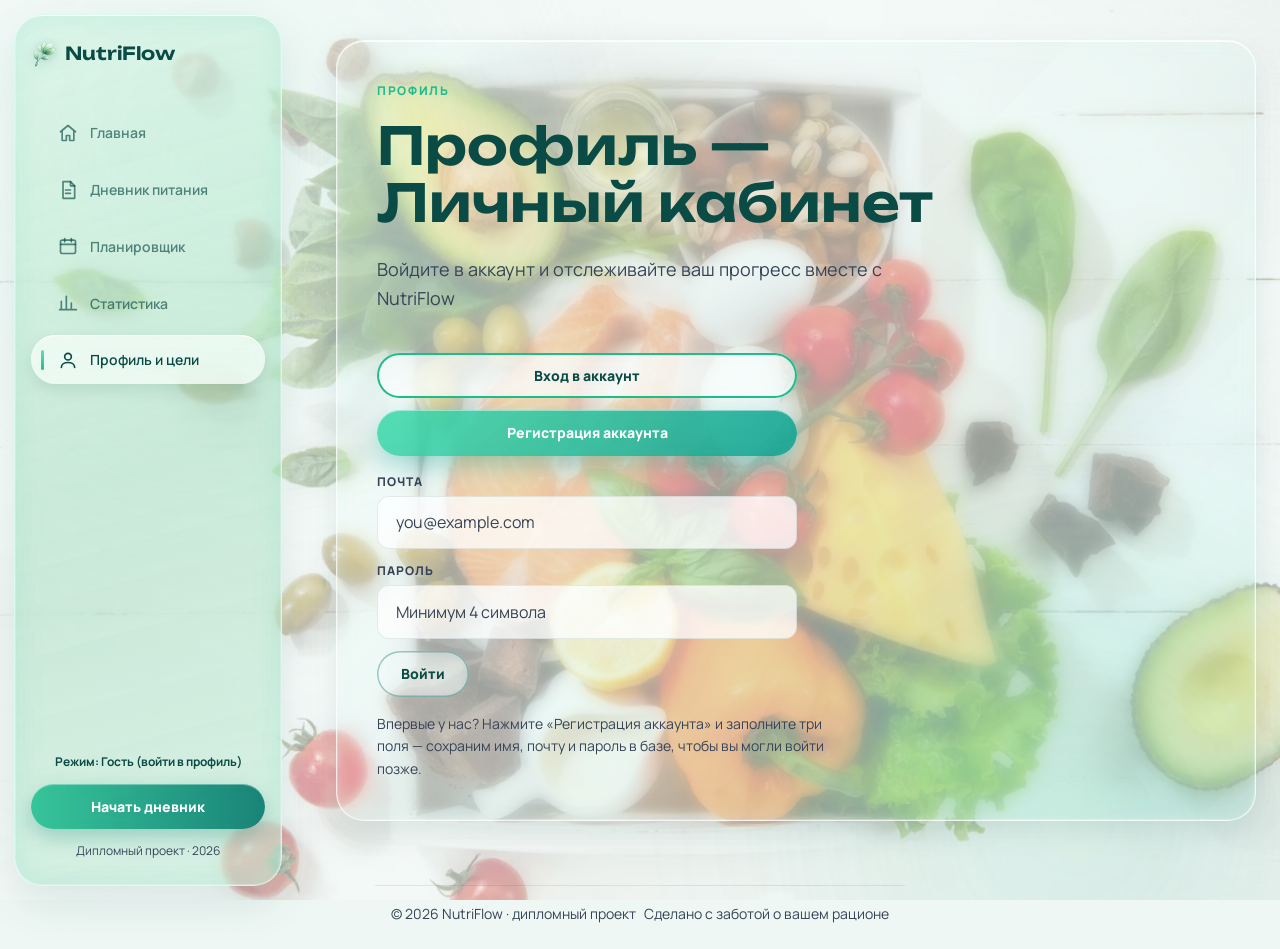
<file: profile.html>
<!DOCTYPE html>
<html lang="ru">
<head>
  <meta charset="UTF-8">
  <meta name="viewport" content="width=device-width, initial-scale=1">
  <title>Профиль и цели — NutriFlow</title>
  <meta name="description" content="Профиль NutriFlow: аккаунт, цель по калориям и воде, параметры тела и калькулятор ИМТ.">
  <link rel="preconnect" href="https://fonts.googleapis.com">
  <link rel="preconnect" href="https://fonts.gstatic.com" crossorigin>
  <link href="https://fonts.googleapis.com/css2?family=Manrope:wght@400;600;700;800&family=Unbounded:wght@400;600;700&display=swap" rel="stylesheet">
  <script src="theme-boot.js"></script>
  <link rel="stylesheet" href="styles.css">
  <script src="data/reveal.js"></script>
</head>
<body>
  <div class="bg-aura" aria-hidden="true"></div>

  <!-- ===== Сайдбар ===== -->
  <aside class="sidebar" id="sidebar">
    <div class="sidebar__head">
      <a class="brand" href="index.html">
        <img class="brand__mark" src="images/logo.png" alt="" width="26" height="26">
        <span>NutriFlow</span>
      </a>
      <button class="sidebar__close" id="sidebar-close" type="button" aria-label="Закрыть меню">
        <svg viewBox="0 0 24 24" aria-hidden="true"><path d="M18 6 6 18M6 6l12 12"/></svg>
      </button>
    </div>
    <nav aria-label="Основная навигация">
      <ul class="sidebar__list">
        <li><a class="sidebar__link" href="index.html"><svg class="sidebar__icon" viewBox="0 0 24 24" aria-hidden="true"><path d="M3 10.5 12 3l9 7.5M5 9.5V21h5v-6h4v6h5V9.5"/></svg><span>Главная</span></a></li>
        <li><a class="sidebar__link" href="diary.html"><svg class="sidebar__icon" viewBox="0 0 24 24" aria-hidden="true"><path d="M6 2h9l5 5v15H6z"/><path d="M15 2v5h5M9 12h6M9 16h6"/></svg><span>Дневник питания</span></a></li>
        <li><a class="sidebar__link" href="planner.html"><svg class="sidebar__icon" viewBox="0 0 24 24" aria-hidden="true"><rect x="3" y="5" width="18" height="16" rx="2"/><path d="M3 10h18M8 3v4M16 3v4"/></svg><span>Планировщик</span></a></li>
        <li><a class="sidebar__link" href="stats.html"><svg class="sidebar__icon" viewBox="0 0 24 24" aria-hidden="true"><path d="M4 20V10M10 20V4M16 20v-8M22 20H2"/></svg><span>Статистика</span></a></li>
        <li><a class="sidebar__link is-active" href="profile.html" aria-current="page"><svg class="sidebar__icon" viewBox="0 0 24 24" aria-hidden="true"><circle cx="12" cy="8" r="4"/><path d="M4 21c0-4 4-6 8-6s8 2 8 6"/></svg><span>Профиль и цели</span></a></li>
      </ul>
    </nav>
    <div class="sidebar__foot">
      <a class="sidebar__cta" href="diary.html">Начать дневник</a>
      <p class="sidebar__note">Дипломный проект · 2026</p>
    </div>
  </aside>
  <div class="sidebar-backdrop" id="sidebar-backdrop"></div>

  <!-- ===== Топбар (мобильные) ===== -->
  <header class="topbar">
    <button class="topbar__burger" id="sidebar-open" type="button" aria-label="Открыть меню">
      <svg viewBox="0 0 24 24" aria-hidden="true"><path d="M4 7h16M4 12h16M4 17h16"/></svg>
    </button>
    <span class="topbar__title">NutriFlow</span>
    <span class="topbar__date" id="today-date"></span>
  </header>

  <main class="content">
    <section class="profile">

      <!-- ===== Вход / регистрация ===== -->
      <article class="auth glass" id="auth-view">
        <span class="overline">Профиль</span>
        <h1 class="auth__title">Профиль —<br>Личный кабинет</h1>
        <p class="auth__subtitle">Войдите в аккаунт и отслеживайте ваш прогресс вместе с NutriFlow</p>
        <div class="auth__modes">
          <button class="btn btn--ghost" type="button" id="auth-login-btn">Вход в аккаунт</button>
          <button class="btn btn--primary" type="button" id="auth-register-btn">Регистрация аккаунта</button>
        </div>
        <form class="auth__form" id="auth-form" hidden novalidate>
          <div class="field" id="auth-name-field" hidden>
            <label class="field__label" for="auth-name">Имя</label>
            <input class="field__input" id="auth-name" type="text" autocomplete="name" placeholder="Как к вам обращаться">
          </div>
          <div class="field">
            <label class="field__label" for="auth-email">Почта</label>
            <input class="field__input" id="auth-email" type="email" autocomplete="email" placeholder="you@example.com">
          </div>
          <div class="field">
            <label class="field__label" for="auth-pass">Пароль</label>
            <input class="field__input" id="auth-pass" type="password" autocomplete="current-password" placeholder="Минимум 4 символа">
          </div>
          <p class="auth__error" id="auth-error" hidden></p>
          <button class="btn btn--ghost auth__submit" type="submit" id="auth-submit">Войти</button>
        </form>
        <p class="auth__hint">Впервые у нас? Нажмите «Регистрация аккаунта» и заполните три поля — сохраним имя, почту и пароль в базе, чтобы вы могли войти позже.</p>
      </article>

      <!-- ===== Профиль после входа ===== -->
      <div class="profile__body" id="profile-view" hidden>
        <header class="profile__head glass">
          <div class="profile__person">
            <span class="avatar" aria-hidden="true">
              <svg viewBox="0 0 24 24"><path d="M12 12a4 4 0 1 0 0-8 4 4 0 0 0 0 8zm0 2c-4 0-7 2-7 5v1h14v-1c0-3-3-5-7-5z"/></svg>
            </span>
            <div>
              <h1 class="profile__name" id="user-name">—</h1>
              <p class="profile__email" id="user-email">—</p>
            </div>
          </div>
          <div class="profile__actions">
            <button class="btn btn--ghost" type="button" id="goal-btn">Изменить цель</button>
            <button class="btn btn--ghost" type="button" id="bmi-btn">ИМТ</button>
            <button class="btn btn--ghost" type="button" id="logout-btn">Выйти из аккаунта</button>
          </div>
          <button class="theme-toggle" type="button" id="theme-toggle" aria-label="Переключить тему">
            <svg class="theme-toggle__sun" viewBox="0 0 24 24" aria-hidden="true"><circle cx="12" cy="12" r="4"/><path d="M12 2v2M12 20v2M4.9 4.9l1.4 1.4M17.7 17.7l1.4 1.4M2 12h2M20 12h2M4.9 19.1l1.4-1.4M17.7 6.3l1.4-1.4"/></svg>
            <svg class="theme-toggle__moon" viewBox="0 0 24 24" aria-hidden="true"><path d="M21 12.8A9 9 0 1 1 11.2 3a7 7 0 0 0 9.8 9.8z"/></svg>
          </button>
        </header>

        <!-- Сводка цели: облачка -->
        <section class="profile-summary glass" id="profile-summary" hidden>
          <div class="psc-head">
            <div class="psc-head__text">
              <span class="overline" id="summary-goal">—</span>
              <h2 class="psc-title">Ваша цель</h2>
              <p class="psc-sub">Каждое облачко — параметр из анкеты. Пересчитывается после каждого прохождения «Изменить цель».</p>
            </div>
            <svg class="psc-head__art" viewBox="0 0 96 96" aria-hidden="true">
              <circle cx="48" cy="48" r="34" fill="none" stroke="currentColor" stroke-width="3" opacity=".35"/>
              <circle cx="48" cy="48" r="22" fill="none" stroke="currentColor" stroke-width="3" opacity=".6"/>
              <circle cx="48" cy="48" r="9" fill="currentColor"/>
              <path d="M48 48 74 22M74 22h-12M74 22v12" fill="none" stroke="currentColor" stroke-width="4" stroke-linecap="round"/>
            </svg>
          </div>
          <div class="psc-grid">
            <div class="psc-cloud">
              <svg class="psc-cloud__shape" viewBox="0 0 240 150" preserveAspectRatio="none" aria-hidden="true">
                <path class="psc-cloud__body" d="M55 128C32 128 16 111 16 91C16 72 30 56 49 53C55 31 76 16 101 16C124 16 144 28 153 46C159 43 166 41 173 41C199 41 222 62 222 88C222 110 205 128 185 128Z"/>
                <path class="psc-cloud__shine" d="M58 50c8-16 24-26 42-26"/>
              </svg>
              <div class="psc-cloud__inner">
                <span class="psc-cloud__icon"><svg viewBox="0 0 24 24" aria-hidden="true"><path d="M12 3v18M8 7l4-4 4 4M8 17l4 4 4-4"/></svg></span>
                <span class="psc-cloud__label">Рост</span>
                <strong class="psc-cloud__value" id="summary-height">—</strong>
              </div>
            </div>
            <div class="psc-cloud">
              <svg class="psc-cloud__shape" viewBox="0 0 240 150" preserveAspectRatio="none" aria-hidden="true">
                <path class="psc-cloud__body" d="M55 128C32 128 16 111 16 91C16 72 30 56 49 53C55 31 76 16 101 16C124 16 144 28 153 46C159 43 166 41 173 41C199 41 222 62 222 88C222 110 205 128 185 128Z"/>
                <path class="psc-cloud__shine" d="M58 50c8-16 24-26 42-26"/>
              </svg>
              <div class="psc-cloud__inner">
                <span class="psc-cloud__icon"><svg viewBox="0 0 24 24" aria-hidden="true"><rect x="4" y="4" width="16" height="16" rx="3"/><path d="M12 8v4l3 2"/></svg></span>
                <span class="psc-cloud__label">Текущий вес</span>
                <strong class="psc-cloud__value" id="summary-weight">—</strong>
              </div>
            </div>
            <div class="psc-cloud psc-cloud--target">
              <svg class="psc-cloud__shape" viewBox="0 0 240 150" preserveAspectRatio="none" aria-hidden="true">
                <path class="psc-cloud__body" d="M55 128C32 128 16 111 16 91C16 72 30 56 49 53C55 31 76 16 101 16C124 16 144 28 153 46C159 43 166 41 173 41C199 41 222 62 222 88C222 110 205 128 185 128Z"/>
                <path class="psc-cloud__shine" d="M58 50c8-16 24-26 42-26"/>
              </svg>
              <div class="psc-cloud__inner">
                <span class="psc-cloud__icon"><svg viewBox="0 0 24 24" aria-hidden="true"><circle cx="12" cy="12" r="8"/><circle cx="12" cy="12" r="3"/></svg></span>
                <span class="psc-cloud__label">Желаемый вес</span>
                <strong class="psc-cloud__value" id="summary-target">—</strong>
              </div>
            </div>
            <div class="psc-cloud">
              <svg class="psc-cloud__shape" viewBox="0 0 240 150" preserveAspectRatio="none" aria-hidden="true">
                <path class="psc-cloud__body" d="M55 128C32 128 16 111 16 91C16 72 30 56 49 53C55 31 76 16 101 16C124 16 144 28 153 46C159 43 166 41 173 41C199 41 222 62 222 88C222 110 205 128 185 128Z"/>
                <path class="psc-cloud__shine" d="M58 50c8-16 24-26 42-26"/>
              </svg>
              <div class="psc-cloud__inner">
                <span class="psc-cloud__icon"><svg viewBox="0 0 24 24" aria-hidden="true"><path d="M13 2 4 14h6l-1 8 9-12h-6z"/></svg></span>
                <span class="psc-cloud__label">Темп</span>
                <strong class="psc-cloud__value" id="summary-pace">—</strong>
                <span class="psc-cloud__sub" id="summary-pace-sub"></span>
              </div>
            </div>
            <div class="psc-cloud">
              <svg class="psc-cloud__shape" viewBox="0 0 240 150" preserveAspectRatio="none" aria-hidden="true">
                <path class="psc-cloud__body" d="M55 128C32 128 16 111 16 91C16 72 30 56 49 53C55 31 76 16 101 16C124 16 144 28 153 46C159 43 166 41 173 41C199 41 222 62 222 88C222 110 205 128 185 128Z"/>
                <path class="psc-cloud__shine" d="M58 50c8-16 24-26 42-26"/>
              </svg>
              <div class="psc-cloud__inner">
                <span class="psc-cloud__icon"><svg viewBox="0 0 24 24" aria-hidden="true"><circle cx="12" cy="6" r="3"/><path d="M12 9v6M8 21l4-6 4 6M6 12h12"/></svg></span>
                <span class="psc-cloud__label">Образ жизни</span>
                <strong class="psc-cloud__value psc-cloud__value--text" id="summary-activity">—</strong>
              </div>
            </div>
            <div class="psc-cloud">
              <svg class="psc-cloud__shape" viewBox="0 0 240 150" preserveAspectRatio="none" aria-hidden="true">
                <path class="psc-cloud__body" d="M55 128C32 128 16 111 16 91C16 72 30 56 49 53C55 31 76 16 101 16C124 16 144 28 153 46C159 43 166 41 173 41C199 41 222 62 222 88C222 110 205 128 185 128Z"/>
                <path class="psc-cloud__shine" d="M58 50c8-16 24-26 42-26"/>
              </svg>
              <div class="psc-cloud__inner">
                <span class="psc-cloud__icon"><svg viewBox="0 0 24 24" aria-hidden="true"><rect x="3" y="5" width="18" height="16" rx="2"/><path d="M3 10h18M8 3v4M16 3v4M9 15l2 2 4-4"/></svg></span>
                <span class="psc-cloud__label">Дата цели</span>
                <strong class="psc-cloud__value psc-cloud__value--text" id="summary-date">—</strong>
              </div>
            </div>
          </div>
          <div class="psc-foot">
            <span class="psc-chip psc-chip--kcal"><svg viewBox="0 0 24 24" aria-hidden="true"><path d="M12 3c3 4 6 6 6 10a6 6 0 0 1-12 0c0-3 2-4 3-7 1 2 2 3 3 3z"/></svg><span id="summary-kcal">—</span></span>
            <span class="psc-chip psc-chip--water"><svg viewBox="0 0 24 24" aria-hidden="true"><path d="M12 3C8 8 6 11 6 14a6 6 0 0 0 12 0c0-3-2-6-6-11z"/></svg><span id="summary-water">—</span></span>
            <button class="btn btn--ghost psc-edit" type="button" id="summary-edit">Изменить цель</button>
          </div>
          <span class="visually-hidden" id="summary-note"></span>
        </section>

        <!-- Пустое состояние -->
        <section class="profile-summary glass" id="profile-empty">
          <span class="overline">Старт</span>
          <h2 class="psc-title">Цель ещё не настроена</h2>
          <p class="psc-sub">Пройдите короткий мастер: цель, пол, дата рождения, рост, вес, желаемый вес, образ жизни и темп. NutriFlow рассчитает калории, воду и дату достижения цели.</p>
          <button class="btn btn--primary" type="button" id="summary-setup">Настроить цель</button>
        </section>
      </div>
    </section>
  </main>

  <footer class="site-footer">
    <span>© 2026 NutriFlow · дипломный проект</span>
    <span>Сделано с заботой о вашем рационе</span>
  </footer>

  <!-- ===== Мастер цели ===== -->
  <div class="wizard" id="goal-wizard" hidden>
    <div class="wizard__veil" data-wizard-close></div>
    <div class="wizard__sheet" role="dialog" aria-modal="true" aria-label="Мастер постановки цели">
      <div class="wizard__top">
        <button class="wizard__back" id="wizard-back" type="button" aria-label="Назад">
          <svg viewBox="0 0 24 24" aria-hidden="true"><path d="M15 6l-6 6 6 6"/></svg>
        </button>
        <div class="wizard__progress"><span class="wizard__progress-fill" id="wizard-progress"></span></div>
      </div>

      <section class="wizard__step" data-step="1">
        <h2 class="wizard__title">Какая у тебя цель?</h2>
        <div class="wizard__options">
          <button class="wizard__option" type="button" data-goal="lose">Хочу похудеть</button>
          <button class="wizard__option" type="button" data-goal="maintain">Поддерживать вес / питаться правильно</button>
          <button class="wizard__option" type="button" data-goal="gain">Набрать мышечную массу / набрать вес</button>
        </div>
      </section>

      <section class="wizard__step" data-step="2" hidden>
        <h2 class="wizard__title">Пол</h2>
        <div class="wizard__options wizard__options--pair">
          <button class="wizard__option" type="button" data-sex="male">Мужчина</button>
          <button class="wizard__option" type="button" data-sex="female">Женщина</button>
        </div>
      </section>

      <section class="wizard__step" data-step="3" hidden>
        <h2 class="wizard__title">Дата рождения</h2>
        <div class="wheel-row">
          <span class="wheel-row__pill" aria-hidden="true"></span>
          <div class="wheel" data-wheel="b-day"></div>
          <div class="wheel" data-wheel="b-month"></div>
          <div class="wheel" data-wheel="b-year"></div>
        </div>
        <button class="btn btn--primary wizard__next" type="button" data-wizard-next>Далее</button>
      </section>

      <section class="wizard__step" data-step="4" hidden>
        <h2 class="wizard__title">Рост</h2>
        <div class="wheel-row">
          <span class="wheel-row__pill" aria-hidden="true"></span>
          <div class="wheel" data-wheel="h-int"></div>
          <span class="wheel-row__static">,</span>
          <div class="wheel" data-wheel="h-dec"></div>
          <span class="wheel-row__static">см</span>
        </div>
        <button class="btn btn--primary wizard__next" type="button" data-wizard-next>Далее</button>
      </section>

      <section class="wizard__step" data-step="5" hidden>
        <h2 class="wizard__title">Вес</h2>
        <div class="wheel-row">
          <span class="wheel-row__pill" aria-hidden="true"></span>
          <div class="wheel" data-wheel="w-int"></div>
          <span class="wheel-row__static">,</span>
          <div class="wheel" data-wheel="w-dec"></div>
          <span class="wheel-row__static">кг</span>
        </div>
        <button class="btn btn--primary wizard__next" type="button" data-wizard-next>Далее</button>
      </section>

      <section class="wizard__step" data-step="6" hidden>
        <h2 class="wizard__title">Целевой вес?</h2>
        <div class="wheel-row">
          <span class="wheel-row__pill" aria-hidden="true"></span>
          <div class="wheel" data-wheel="t-int"></div>
          <span class="wheel-row__static">,</span>
          <div class="wheel" data-wheel="t-dec"></div>
          <span class="wheel-row__static">кг</span>
        </div>
        <button class="btn btn--primary wizard__next" type="button" data-wizard-next>Далее</button>
      </section>

      <section class="wizard__step" data-step="7" hidden>
        <h2 class="wizard__title">День обычно:</h2>
        <div class="wizard__options">
          <button class="wizard__option" type="button" data-activity="sedentary">Сидячий</button>
          <button class="wizard__option" type="button" data-activity="light">Немного активный</button>
          <button class="wizard__option" type="button" data-activity="active">Часто активный</button>
          <button class="wizard__option" type="button" data-activity="training">Регулярные тренировки</button>
        </div>
      </section>

      <section class="wizard__step" data-step="8" hidden>
        <h2 class="wizard__title">Темп изменений:</h2>
        <div class="pace">
          <span class="pace__value" id="pace-value">0,5 кг/неделя</span>
          <span class="pace__caption" id="pace-caption">Сбалансировано</span>
          <input class="pace__slider" id="pace-slider" type="range" min="0.1" max="1" step="0.1" value="0.5" aria-label="Темп изменения веса, кг в неделю">
        </div>
        <button class="btn btn--primary wizard__next" type="button" data-wizard-next>Далее</button>
      </section>

      <section class="wizard__step wizard__step--final" data-step="9" hidden>
        <span class="wizard__result-label">Ваш желаемый вес</span>
        <strong class="wizard__result-weight" id="wizard-result-weight">— кг</strong>
        <span class="wizard__result-badge">Ты сможешь!</span>
        <div class="wizard__chart" id="wizard-chart"></div>
        <div class="wizard__chart-months" id="wizard-months"></div>
        <p class="wizard__result-plan" id="wizard-result-date">Ваш индивидуальный план</p>
        <p class="wizard__result-kcal" id="wizard-result-kcal">—</p>
        <p class="wizard__result-kcal" id="wizard-result-water">—</p>
        <p class="wizard__result-note" id="wizard-result-note" hidden></p>
        <button class="btn wizard__finish wizard__finish--go" type="button" data-wizard-finish>Поехали!</button>
      </section>
    </div>
  </div>

  <!-- ===== Окно плана ===== -->
  <div class="modal" id="plan-modal" hidden>
    <div class="modal__backdrop"></div>
    <div class="modal__dialog glass modal__dialog--mini" role="dialog" aria-modal="true" aria-labelledby="plan-title">
      <h2 class="modal__mini-title" id="plan-title">Ваш индивидуальный план</h2>
      <p class="plan__line">Питаться на <strong id="plan-kcal">—</strong> ккал в день</p>
      <p class="plan__line">Пить <strong id="plan-water">—</strong> л воды в день</p>
      <p class="plan__note" id="plan-note"></p>
      <button class="btn btn--primary" type="button" id="plan-ok">ОК</button>
    </div>
  </div>

  <!-- ===== ИМТ: окно-близнец окна веса из статистики ===== -->
  <div class="modal" id="bmi-modal" hidden>
    <div class="modal__backdrop" data-bmi-close></div>
    <div class="modal__dialog glass st-wm" role="dialog" aria-modal="true" aria-labelledby="bmi-title">
      <header class="modal__head">
        <h2 class="modal__mini-title" id="bmi-title">Индекс массы тела</h2>
        <button class="btn-soft" type="button" data-bmi-close>Закрыть</button>
      </header>

      <div class="st-wm__block">
        <span class="st-wm__label">Ваш пол</span>
        <div class="st-seg st-seg--wide" id="bmi-sex">
          <button class="st-seg__btn is-active" type="button" data-bmi-sex="female">Женский</button>
          <button class="st-seg__btn" type="button" data-bmi-sex="male">Мужской</button>
        </div>
      </div>

      <div class="st-wm__block">
        <span class="st-wm__label">Возраст</span>
        <div class="st-wm__wheels">
          <div class="wheel-row">
            <span class="wheel-row__pill" aria-hidden="true"></span>
            <div class="wheel" data-bmi-wheel="age"></div>
            <span class="wheel-row__static">лет</span>
          </div>
        </div>
      </div>

      <div class="st-wm__block">
        <span class="st-wm__label">Рост</span>
        <div class="st-wm__wheels">
          <div class="wheel-row">
            <span class="wheel-row__pill" aria-hidden="true"></span>
            <div class="wheel" data-bmi-wheel="h-int"></div>
            <span class="wheel-row__static">см</span>
          </div>
        </div>
      </div>

      <div class="st-wm__block">
        <span class="st-wm__label">Вес</span>
        <div class="st-wm__wheels">
          <div class="wheel-row">
            <span class="wheel-row__pill" aria-hidden="true"></span>
            <div class="wheel" data-bmi-wheel="w-int"></div>
            <span class="wheel-row__static">,</span>
            <div class="wheel" data-bmi-wheel="w-dec"></div>
            <span class="wheel-row__static">кг</span>
          </div>
        </div>
      </div>

      <p class="st-wm__preview" id="bmi-preview">—</p>

      <div class="bmi-result" id="bmi-result" hidden>
        <div class="bmi-result__card" id="bmi-card" data-kind="good">
          <span class="bmi-result__label">Ваш индекс массы тела</span>
          <strong class="bmi-result__value" id="bmi-value">—</strong>
        </div>
        <div class="bmi-result__tiles">
          <div class="bmi-tile"><span>Категория</span><b id="bmi-category">—</b></div>
          <div class="bmi-tile"><span>Норма веса для роста</span><b id="bmi-range">—</b></div>
        </div>
        <p class="bmi-result__note" id="bmi-note" data-kind="good">—</p>
        <div class="bmi-scale" id="bmi-scale"></div>
        <p class="bmi-result__dis">ИМТ — справочный показатель: он не учитывает состав тела и не заменяет консультацию специалиста.</p>
      </div>

      <div class="st-wm__actions">
        <button class="btn-soft" type="button" id="bmi-reset">Сбросить</button>
        <button class="btn btn--primary" type="button" id="bmi-calc">Рассчитать ИМТ</button>
      </div>
    </div>
  </div>

  <script src="data/products.js"></script>
  <script src="data/barcodes.js"></script>
  <script src="data/script.js"></script>
</body>
</html>
</file>
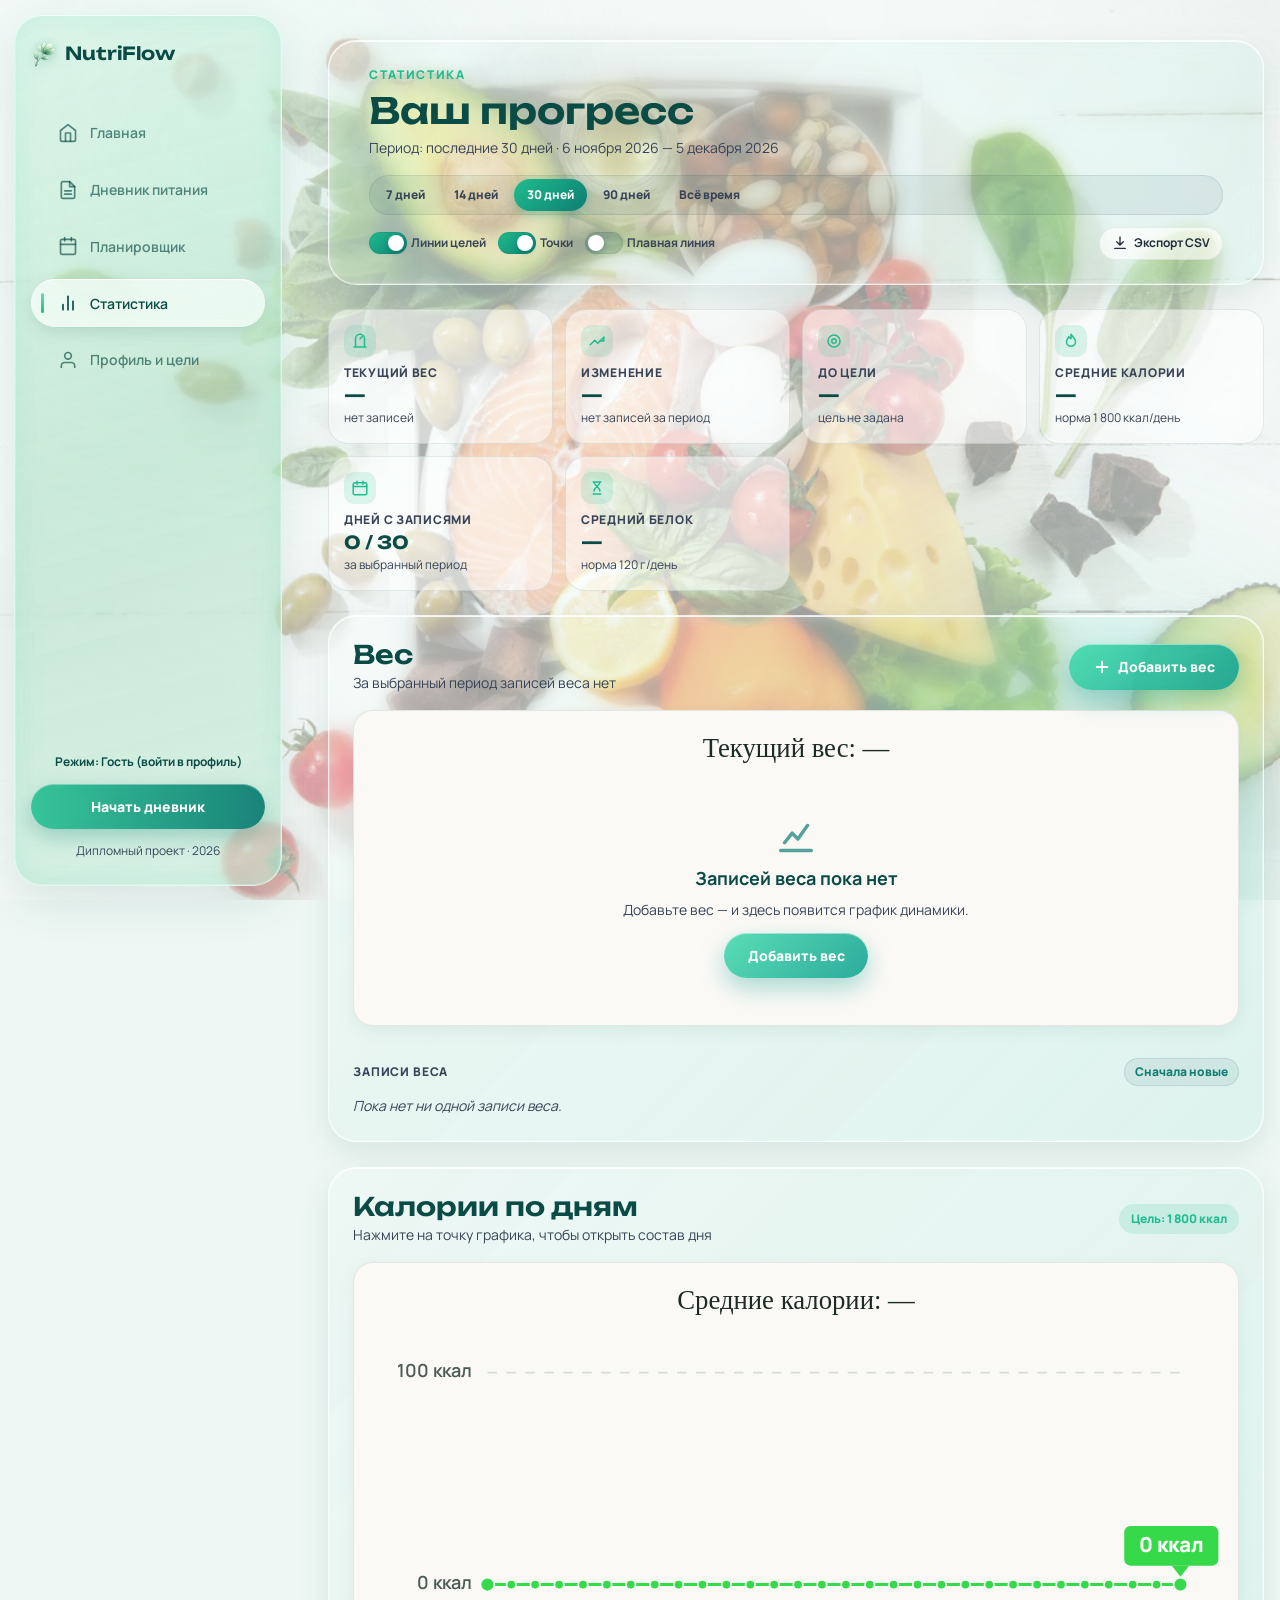
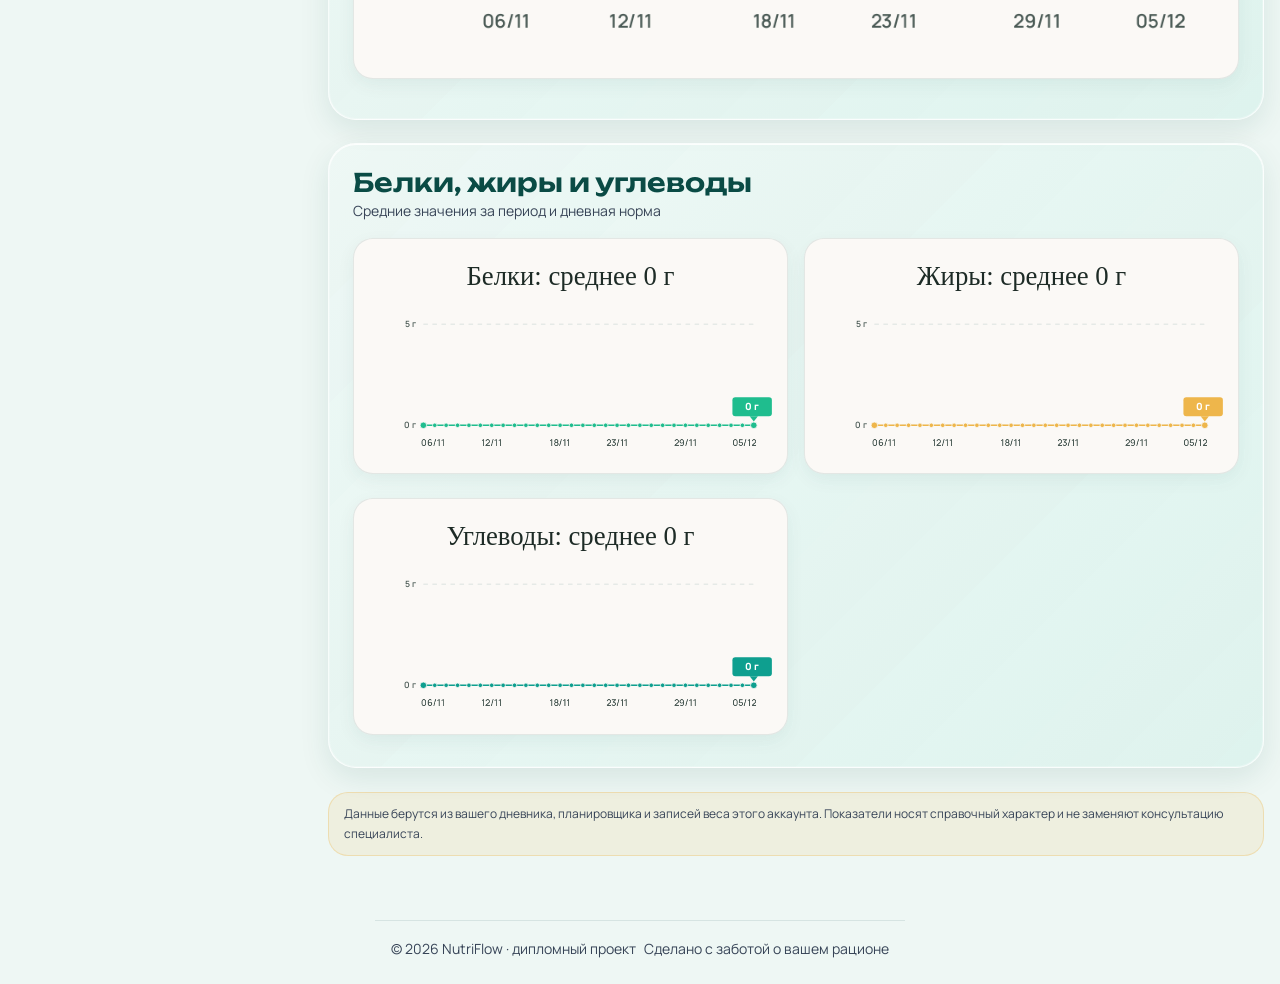
<file: stats.html>
<!DOCTYPE html>
<html lang="ru">
<head>
  <meta charset="UTF-8">
  <meta name="viewport" content="width=device-width, initial-scale=1.0">
  <title>Статистика — NutriFlow</title>
  <link rel="preconnect" href="https://fonts.googleapis.com">
  <link rel="preconnect" href="https://fonts.gstatic.com" crossorigin>
  <link href="https://fonts.googleapis.com/css2?family=Manrope:wght@400;600;700;800&family=Unbounded:wght@500;600;800&display=swap" rel="stylesheet">
  <script src="theme-boot.js"></script>
  <link rel="stylesheet" href="styles.css">
  <script src="data/reveal.js"></script>
</head>
<body class="page-stats">
  <div class="bg-aura" aria-hidden="true"></div>

  <aside class="sidebar glass" id="sidebar">
    <div class="sidebar__head">
      <a href="index.html" class="brand">
        <img class="brand__mark" src="images/logo.png" alt="" width="26" height="26">
        NutriFlow
      </a>
      <button class="sidebar__close" id="sidebar-close" type="button" aria-label="Закрыть меню"><svg viewBox="0 0 24 24"><path d="M18 6 6 18M6 6l12 12"/></svg></button>
    </div>
    <nav class="sidebar__nav">
      <ul class="sidebar__list">
        <li><a href="index.html" class="sidebar__link"><svg class="sidebar__icon" viewBox="0 0 24 24"><path d="M3 9l9-7 9 7v11a2 2 0 0 1-2 2H5a2 2 0 0 1-2-2z"/><polyline points="9 22 9 12 15 12 15 22"/></svg>Главная</a></li>
        <li><a href="diary.html" class="sidebar__link"><svg class="sidebar__icon" viewBox="0 0 24 24"><path d="M14 2H6a2 2 0 0 0-2 2v16a2 2 0 0 0 2 2h12a2 2 0 0 0 2-2V8z"/><polyline points="14 2 14 8 20 8"/><line x1="16" y1="13" x2="8" y2="13"/><line x1="16" y1="17" x2="8" y2="17"/></svg>Дневник питания</a></li>
        <li><a href="planner.html" class="sidebar__link"><svg class="sidebar__icon" viewBox="0 0 24 24"><rect x="3" y="4" width="18" height="18" rx="2"/><line x1="16" y1="2" x2="16" y2="6"/><line x1="8" y1="2" x2="8" y2="6"/><line x1="3" y1="10" x2="21" y2="10"/></svg>Планировщик</a></li>
        <li><a href="stats.html" class="sidebar__link is-active"><svg class="sidebar__icon" viewBox="0 0 24 24"><line x1="18" y1="20" x2="18" y2="10"/><line x1="12" y1="20" x2="12" y2="4"/><line x1="6" y1="20" x2="6" y2="14"/></svg>Статистика</a></li>
        <li><a href="profile.html" class="sidebar__link"><svg class="sidebar__icon" viewBox="0 0 24 24"><path d="M20 21v-2a4 4 0 0 0-4-4H8a4 4 0 0 0-4 4v2"/><circle cx="12" cy="7" r="4"/></svg>Профиль и цели</a></li>
      </ul>
    </nav>
    <div class="sidebar__foot">
      <a href="diary.html" class="sidebar__cta">Начать дневник</a>
      <p class="sidebar__note">Дипломный проект · 2026</p>
    </div>
  </aside>
  <div class="sidebar-backdrop" id="sidebar-backdrop"></div>

  <header class="topbar">
    <button class="topbar__burger" id="sidebar-open" type="button" aria-label="Открыть меню"><svg viewBox="0 0 24 24"><line x1="3" y1="12" x2="21" y2="12"/><line x1="3" y1="6" x2="21" y2="6"/><line x1="3" y1="18" x2="21" y2="18"/></svg></button>
    <span class="topbar__title">Статистика</span>
    <span class="topbar__date" id="today-date"></span>
  </header>

  <main class="content">
    <section class="st">

      <header class="st__head glass">
        <div class="st__head-text">
          <p class="overline">Статистика</p>
          <h1 class="st__title">Ваш прогресс</h1>
          <p class="st__sub" id="st-range">Период: последние 30 дней</p>
        </div>

        <div class="st-toolbar">
          <div class="st-seg" id="st-period" role="group" aria-label="Период статистики">
            <button class="st-seg__btn" type="button" data-period="7">7 дней</button>
            <button class="st-seg__btn" type="button" data-period="14">14 дней</button>
            <button class="st-seg__btn is-active" type="button" data-period="30">30 дней</button>
            <button class="st-seg__btn" type="button" data-period="90">90 дней</button>
            <button class="st-seg__btn" type="button" data-period="all">Всё время</button>
          </div>
          <div class="st-switches">
            <label class="st-toggle"><input type="checkbox" id="st-goals" checked><span class="st-toggle__track" aria-hidden="true"><span class="st-toggle__knob"></span></span><span>Линии целей</span></label>
            <label class="st-toggle"><input type="checkbox" id="st-dots" checked><span class="st-toggle__track" aria-hidden="true"><span class="st-toggle__knob"></span></span><span>Точки</span></label>
            <label class="st-toggle"><input type="checkbox" id="st-smooth"><span class="st-toggle__track" aria-hidden="true"><span class="st-toggle__knob"></span></span><span>Плавная линия</span></label>
            <button class="btn-soft st-export" id="st-export" type="button">
              <svg viewBox="0 0 24 24" aria-hidden="true"><path d="M12 3v12M7 10l5 5 5-5"/><path d="M4 20h16"/></svg>
              Экспорт CSV
            </button>
          </div>
        </div>
      </header>

      <div class="st-tiles" id="st-tiles"></div>

      <!-- ===== ВЕС ===== -->
      <section class="st-card glass" aria-label="Статистика веса">
        <div class="st-card__head">
          <div>
            <h2 class="st-card__title">Вес</h2>
            <p class="st-card__sub" id="st-weight-sub">Динамика по вашим записям</p>
          </div>
          <button class="btn btn--primary st-addweight" id="st-add-weight" type="button">
            <svg viewBox="0 0 24 24" aria-hidden="true"><path d="M12 5v14M5 12h14"/></svg>
            Добавить вес
          </button>
        </div>

        <div class="st-chart" id="chart-weight"></div>
        <div class="st-facts" id="weight-facts"></div>

        <div class="st-records">
          <div class="st-records__head">
            <span class="st-records__title">Записи веса</span>
            <button class="st-sortbtn" id="st-sort" type="button" aria-label="Порядок сортировки">Сначала новые</button>
          </div>
          <ul class="st-records__list" id="weight-records"></ul>
        </div>
      </section>

      <!-- ===== КАЛОРИИ ===== -->
      <section class="st-card glass" aria-label="Статистика калорий">
        <div class="st-card__head">
          <div>
            <h2 class="st-card__title">Калории по дням</h2>
            <p class="st-card__sub">Нажмите на точку графика, чтобы открыть состав дня</p>
          </div>
          <span class="st-goalchip" id="st-kcal-goal">Цель: 1800 ккал</span>
        </div>
        <div class="st-chart" id="chart-kcal"></div>
        <div class="st-extremes" id="kcal-extremes"></div>
      </section>

      <!-- ===== БЖУ ===== -->
      <section class="st-card glass" aria-label="Статистика белков, жиров и углеводов">
        <div class="st-card__head">
          <div>
            <h2 class="st-card__title">Белки, жиры и углеводы</h2>
            <p class="st-card__sub">Средние значения за период и дневная норма</p>
          </div>
        </div>
        <div class="st-macros">
          <div class="st-macro">
            <div class="st-chart" id="chart-p"></div>
            <div class="st-facts st-facts--mini" id="facts-p"></div>
          </div>
          <div class="st-macro">
            <div class="st-chart" id="chart-f"></div>
            <div class="st-facts st-facts--mini" id="facts-f"></div>
          </div>
          <div class="st-macro">
            <div class="st-chart" id="chart-c"></div>
            <div class="st-facts st-facts--mini" id="facts-c"></div>
          </div>
        </div>
      </section>

      <p class="st-disclaimer">Данные берутся из вашего дневника, планировщика и записей веса этого аккаунта. Показатели носят справочный характер и не заменяют консультацию специалиста.</p>
    </section>
  </main>

  <footer class="site-footer">
    <span>© 2026 NutriFlow · дипломный проект</span>
    <span>Сделано с заботой о вашем рационе</span>
  </footer>

  <!-- ===== ДОБАВИТЬ / ИЗМЕНИТЬ ВЕС ===== -->
  <div class="modal" id="weight-modal" hidden role="dialog" aria-modal="true" aria-label="Запись веса">
    <div class="modal__backdrop" data-wm-close></div>
    <div class="modal__dialog st-wm glass">
      <div class="modal__head">
        <h3 class="modal__mini-title" id="wm-title">Добавить вес</h3>
        <button class="btn-soft" type="button" data-wm-close>Закрыть</button>
      </div>

      <div class="st-wm__block">
        <span class="st-wm__label">Дата записи</span>
        <div class="st-seg st-seg--wide" id="wm-datemode" role="group" aria-label="Выбор даты">
          <button class="st-seg__btn is-active" type="button" data-datemode="today">Сегодня</button>
          <button class="st-seg__btn" type="button" data-datemode="pick">Выбрать дату</button>
        </div>
        <div class="st-wm__wheels" id="wm-datewheels" hidden>
          <div class="wheel-row">
            <span class="wheel-row__pill" aria-hidden="true"></span>
            <div class="wheel" data-wm-wheel="day"></div>
            <div class="wheel" data-wm-wheel="month"></div>
            <div class="wheel" data-wm-wheel="year"></div>
          </div>
        </div>
      </div>

      <div class="st-wm__block">
        <span class="st-wm__label">Вес</span>
        <div class="st-wm__wheels">
          <div class="wheel-row">
            <span class="wheel-row__pill" aria-hidden="true"></span>
            <div class="wheel" data-wm-wheel="int"></div>
            <span class="wheel-row__static">,</span>
            <div class="wheel" data-wm-wheel="dec"></div>
            <span class="wheel-row__static">кг</span>
          </div>
        </div>
      </div>

      <p class="st-wm__preview" id="wm-preview">—</p>
      <p class="st-wm__warn" id="wm-warn" hidden></p>

      <div class="st-wm__actions">
        <button class="btn-soft st-wm__del" id="wm-delete" type="button" hidden>
          <svg viewBox="0 0 24 24" aria-hidden="true"><path d="M3 6h18M8 6V4a2 2 0 0 1 2-2h4a2 2 0 0 1 2 2v2m3 0v14a2 2 0 0 1-2 2H7a2 2 0 0 1-2-2V6"/><path d="M10 11v6M14 11v6"/></svg>
          Удалить вес
        </button>
        <button class="btn-soft" type="button" data-wm-close>Отмена</button>
        <button class="btn btn--primary" id="wm-save" type="button">Сохранить вес</button>
      </div>
    </div>
  </div>

  <!-- ===== СОСТАВ ДНЯ ===== -->
  <div class="st-drawer-wrap" id="day-drawer" hidden>
    <div class="st-drawer__scrim" data-drawer-close></div>
    <aside class="st-drawer glass" role="dialog" aria-modal="true" aria-label="Состав дня">
      <header class="st-drawer__head">
        <div>
          <p class="overline" id="drawer-overline">День</p>
          <h3 class="st-drawer__title" id="drawer-title">—</h3>
        </div>
        <button class="st-drawer__close" type="button" data-drawer-close aria-label="Закрыть">
          <svg viewBox="0 0 24 24"><path d="M18 6 6 18M6 6l12 12"/></svg>
        </button>
      </header>
      <div class="st-drawer__totals" id="drawer-totals"></div>
      <div class="st-drawer__body" id="drawer-body"></div>
      <a class="btn btn--primary st-drawer__link" href="diary.html">Открыть дневник питания</a>
    </aside>
  </div>

  <script src="data/products.js"></script>
  <script src="data/barcodes.js"></script>
  <script src="data/script.js?v=26"></script>
  <script src="data/stats.js?v=6"></script>
</body>
</html>
</file>
<file: styles.css>
/* ==========================================================================
   NUTRIFLOW — дневник питания и планировщик рациона
   Стиль: LIQUID GLASS (по мотивам iOS 26) + фоновое фото
   Слои: 1) тема · 2) сброс · 3) типографика · 4) фон (фото + ореолы) ·
         5) каркас (зелёный стеклянный сайдбар, топбар) · 6) главная страница ·
         7) анимации · 8) утилиты и доступность
   ========================================================================== */

/* Атрибут hidden обязан скрывать блок всегда: иначе display: grid/flex
   у классов перебивает его, и экраны «слипаются» */
[hidden] { display: none !important; }

/* ------------------------------ 1. ТЕМА --------------------------------- */
:root {
  /* Палитра: зелено-бирюзовая гамма */
  --clr-bg:         #eef7f4;  /* фон страницы, очень светлый с зелёным подтоном */
  --clr-surface:    #ffffff;
  --clr-mint:       #d7f2e9;
  --clr-tiffany:    #6fd6c0;
  --clr-emerald:    #1fbd8e;
  --clr-teal:       #0e7d72;
  --clr-teal-deep:  #0a4b45;

  /* Текст и линии */
  --clr-ink:   #232f3f;
  --clr-muted: #374457;
  --clr-line:  rgba(10, 75, 69, .10);

  /* Функциональные цвета макронутриентов */
  --clr-protein: #1fbd8e;
  --clr-fat:     #eeb64b;
  --clr-carb:    #0e7d72;
  --clr-danger:  #e2685a;

  /* ==== ТОКЕНЫ «ЖИДКОГО СТЕКЛА» ==== */
  --glass-bg:        rgba(223, 244, 237, .26);  /* почти прозрачное зелёное стекло */
  --glass-bg-soft:   rgba(223, 244, 237, .18);  /* ещё легче — для подложек */
  --glass-bg-strong: rgba(233, 248, 243, .45);  /* плотное стекло (топбар) */
  --glass-border:    rgba(255, 255, 255, .75);  /* яркая светлая кромка, как в iOS */
  --glass-blur:      blur(8px) saturate(180%);  /* умеренное размытие: карточки мягче */

  /* Кромка стекла: яркий блик сверху + тонкий ободок по контуру */
  --shadow-glass:    0 10px 30px rgba(10, 75, 69, .10),
                     inset 0 1px 0 rgba(255, 255, 255, .80),
                     inset 0 0 0 1px rgba(255, 255, 255, .22);
  --shadow-glass-lg: 0 20px 48px rgba(10, 75, 69, .14),
                     inset 0 1px 0 rgba(255, 255, 255, .85),
                     inset 0 0 0 1px rgba(255, 255, 255, .25);

  /* Сайдбар: прозрачное зелёное стекло (фон виден сквозь панель) */
  --sidebar-glass: rgba(180, 225, 199, .46);

  /* Шрифты */
  --font-display: "Unbounded", system-ui, sans-serif;
  --font-body:    "Manrope", system-ui, sans-serif;

  /* Типографическая шкала */
  --fs-hero:    clamp(2rem, 1.3rem + 3vw, 3.25rem);
  --fs-h1:      clamp(1.6rem, 1.25rem + 1.8vw, 2.25rem);
  --fs-h2:      clamp(1.3rem, 1.1rem + 1vw, 1.6rem);
  --fs-h3:      1.125rem;
  --fs-body:    1rem;
  --fs-small:   .875rem;
  --fs-caption: .75rem;

  /* Отступы */
  --space-2xs: .25rem;
  --space-xs:  .5rem;
  --space-sm:  .75rem;
  --space-md:  1rem;
  --space-lg:  1.5rem;
  --space-xl:  2.5rem;
  --space-2xl: 4rem;

  /* Геометрия: крупные «айосовские» скругления */
  --radius-sm:   12px;
  --radius-md:   20px;
  --radius-card: 28px;   /* карточки */
  --radius-lg:   32px;   /* крупные блоки */
  --radius-pill: 999px;

  /* Каркас: парящий сайдбар с отступом от краёв экрана */
  --sidebar-w:     268px;
  --sidebar-inset: 14px;
  --topbar-h:      58px;

  --transition:    240ms cubic-bezier(.4, 0, .2, 1);
  --ease-smooth:   cubic-bezier(.22, .61, .36, 1);
}

/* ------------------------------ 2. СБРОС -------------------------------- */
*,
*::before,
*::after { box-sizing: border-box; }

* { margin: 0; }

html { scroll-behavior: smooth; scrollbar-color: var(--clr-tiffany) var(--clr-bg); }
img, svg, video { display: block; max-width: 100%; }
input, button, textarea, select { font: inherit; color: inherit; }
button { border: none; background: none; cursor: pointer; }
ul[class], ol[class] { list-style: none; padding: 0; }
a { color: inherit; text-decoration: none; }

/* --------------------------- 3. ТИПОГРАФИКА ------------------------------ */
body {
  min-height: 100vh;
  font-family: var(--font-body);
  font-size: var(--fs-body);
  line-height: 1.65;
  color: var(--clr-ink);
  background-color: var(--clr-bg);
  -webkit-font-smoothing: antialiased;
  animation: page-fade .45s ease-out both;
}

h1, h2, h3 { line-height: 1.2; font-weight: 600; }

::selection { background: var(--clr-tiffany); color: var(--clr-teal-deep); }

:focus-visible {
  outline: 2px solid var(--clr-teal);
  outline-offset: 3px;
  border-radius: var(--radius-sm);
}

.overline {
  font-size: var(--fs-caption);
  font-weight: 800;
  letter-spacing: .14em;
  text-transform: uppercase;
  color: var(--clr-emerald);
}

.section__title {
  font-family: var(--font-display);
  font-size: var(--fs-h1);
  color: var(--clr-teal-deep);
  margin-bottom: var(--space-lg);
}

/* ------------------- 4. ФОН: ФОТОГРАФИЯ + ЦВЕТНЫЕ ОРЕОЛЫ ------------------ */
/* Фоновая фотография на весь сайт.
   Низкая непрозрачность: светло-зелёный базовый фон (--clr-bg)
   слегка просвечивает сквозь неё. Сила эффекта — в `opacity`. */
body::before {
  content: "";
  position: fixed;
  inset: 0;
  z-index: -2;               /* глубже цветных ореолов .bg-aura (у них -1) */
  background: url("images/main/eat.webp") center / cover no-repeat;
  filter: saturate(1) brightness(1.05);
  opacity: .35;              /* регулируйте: .15 — едва видно, .30 — заметнее */
  pointer-events: none;
}

/* Мягкие цветные пятна за стеклом: их размывает backdrop-filter,
   создавая эффект «жидкого стекла». Медленно дрейфуют по экрану. */
.bg-aura {
  position: fixed;
  inset: 0;
  z-index: -1;
  overflow: hidden;
  pointer-events: none;
}

.bg-aura::before,
.bg-aura::after {
  content: "";
  position: absolute;
  width: 60vmax;
  height: 60vmax;
  border-radius: 50%;
  filter: blur(60px);
  opacity: .35;
}

.bg-aura::before {
  top: -18vmax;
  left: -12vmax;
  background: radial-gradient(circle, var(--clr-mint), transparent 70%);
  animation: aura-drift 26s ease-in-out infinite alternate;
}

.bg-aura::after {
  bottom: -24vmax;
  right: -14vmax;
  background: radial-gradient(circle, rgba(111, 214, 192, .55), transparent 70%);
  animation: aura-drift 32s ease-in-out infinite alternate-reverse;
}

/* --------------------- 5. КАРКАС: САЙДБАР / ТОПБАР ----------------------- */
/* Универсальный класс стекла для карточек и виджетов */
.glass {
  background:
    linear-gradient(135deg, rgba(255, 255, 255, .16), rgba(111, 214, 192, .10)),
    var(--glass-bg);
  -webkit-backdrop-filter: var(--glass-blur);
  backdrop-filter: var(--glass-blur);
  border: 1px solid var(--glass-border);
  border-radius: var(--radius-card);
  box-shadow: var(--shadow-glass);
}

/* Сайдбар: парящая панель из светло-зелёного стекла с отливом */
.sidebar {
  position: fixed;
  inset: var(--sidebar-inset) auto var(--sidebar-inset) var(--sidebar-inset);
  z-index: 60;
  display: flex;
  flex-direction: column;
  width: var(--sidebar-w);
  padding: var(--space-lg) var(--space-md);
  /* Слоёный фон: градиент даёт «отлив» поверх базового токена стекла */
  background:
    linear-gradient(165deg, rgba(226, 249, 239, .55), rgba(180, 225, 199, .36) 52%, rgba(213, 244, 231, .50)),
    var(--sidebar-glass);
  -webkit-backdrop-filter: blur(10px) saturate(180%);
  backdrop-filter: blur(3px) saturate(180%);
  border: 1px solid rgba(224, 252, 241, .80);   /* кромка с зелёным подтоном */
  border-radius: var(--radius-card);
  box-shadow: 0 18px 44px rgba(10, 75, 69, .10),
              inset 0 1px 0 rgba(255, 255, 255, .80),
              inset 0 0 0 1px rgba(255, 255, 255, .22),
              inset 0 0 28px rgba(111, 214, 192, .22);   /* мягкое зелёное свечение изнутри */
  transform: translateX(calc(-100% - var(--sidebar-inset) * 2));
  transition: transform .4s var(--ease-smooth);
}

.sidebar.is-open { transform: none; }

.sidebar__head {
  display: flex;
  align-items: center;
  justify-content: space-between;
  gap: var(--space-sm);
  margin-bottom: var(--space-xl);
}

.brand {
  display: inline-flex;
  align-items: center;
  gap: var(--space-xs);
  font-family: var(--font-display);
  font-weight: 600;
  font-size: var(--fs-h3);
  color: var(--clr-teal-deep);
}

.brand__mark {
  width: 26px;
  height: 26px;
  fill: var(--clr-teal);
  filter: drop-shadow(0 2px 6px rgba(14, 125, 114, .30));
  transition: transform var(--transition);
}

.brand:hover .brand__mark { transform: rotate(-12deg) scale(1.1); }

.sidebar__close svg,
.topbar__burger svg {
  width: 22px;
  height: 22px;
  fill: none;
  stroke: currentColor;
  stroke-width: 2;
  stroke-linecap: round;
}

.sidebar__close {
  padding: var(--space-2xs);
  border-radius: var(--radius-sm);
  color: var(--clr-teal-deep);
  transition: background-color var(--transition);
}

.sidebar__close:hover { background: rgba(255, 255, 255, .55); }

/* Пункты меню: прозрачные строки, активный — белая пилюля с тенью (по макету) */
.sidebar__list { display: flex; flex-direction: column; gap: var(--space-xs); }

.sidebar__link {
  position: relative;
  display: flex;
  align-items: center;
  gap: var(--space-sm);
  padding: .8rem var(--space-md) .8rem 1.7rem; /* слева место под индикатор */
  border-radius: var(--radius-pill);
  font-size: var(--fs-small);
  font-weight: 600;
  color: rgba(10, 75, 69, .66);
  transition: background-color var(--transition), color var(--transition),
              box-shadow var(--transition);
}

/* Бирюзовая полоска-индикатор слева внутри пилюли */
.sidebar__link::before {
  content: "";
  position: absolute;
  left: 10px;
  top: 30%;
  bottom: 30%;
  width: 3px;
  border-radius: var(--radius-pill);
  background: linear-gradient(var(--clr-tiffany), var(--clr-emerald));
  transform: scaleY(0);
  transition: transform var(--transition);
}

.sidebar__link:hover {
  background: rgba(255, 255, 255, .35);
  color: var(--clr-teal-deep);
}

.sidebar__link:hover::before,
.sidebar__link.is-active::before { transform: scaleY(1); }

.sidebar__link.is-active {
  background: rgba(255, 255, 255, .70);
  -webkit-backdrop-filter: blur(8px) saturate(150%);
  backdrop-filter: blur(8px) saturate(150%);
  color: var(--clr-teal-deep);
  box-shadow: 0 6px 16px rgba(10, 75, 69, .12),
              inset 0 1px 0 rgba(255, 255, 255, .85);
}

.sidebar__icon {
  width: 20px;
  height: 20px;
  flex-shrink: 0;
  fill: none;
  stroke: currentColor;
  stroke-width: 2;
  stroke-linecap: round;
  stroke-linejoin: round;
}

/* Низ сайдбара: градиентная пилюля-CTA и подпись */
.sidebar__foot { margin-top: auto; display: grid; gap: var(--space-sm); }

.sidebar__cta {
  display: block;
  padding: .8em 1em;
  border-radius: var(--radius-pill);
  background: linear-gradient(90deg, rgba(39, 192, 147, .90), rgba(14, 125, 114, .94));
  -webkit-backdrop-filter: blur(6px);
  backdrop-filter: blur(6px);
  color: #fff;
  font-size: var(--fs-small);
  font-weight: 800;
  text-align: center;
  box-shadow: 0 8px 20px rgba(14, 125, 114, .30),
              inset 0 1px 0 rgba(255, 255, 255, .35);
  transition: transform var(--transition), box-shadow var(--transition),
              filter var(--transition);
}

.sidebar__cta:hover {
  transform: translateY(-2px);
  filter: brightness(1.3);
  box-shadow: 0 12px 26px rgba(14, 125, 114, .38),
              inset 0 1px 0 rgba(255, 255, 255, .4);
}

.sidebar__note {
  font-size: var(--fs-caption);
  color: var(--clr-muted);
  text-align: center;
}

/* Затемнение под мобильным сайдбаром */
.sidebar-backdrop {
  position: fixed;
  inset: 0;
  z-index: 55;
  background: rgba(10, 75, 69, .30);
  -webkit-backdrop-filter: blur(4px);
  backdrop-filter: blur(4px);
  opacity: 0;
  pointer-events: none;
  transition: opacity var(--transition);
}

.sidebar-backdrop.is-open { opacity: 1; pointer-events: auto; }

/* Топбар: плавающая стеклянная пилюля (только мобильные) */
.topbar {
  position: sticky;
  top: var(--sidebar-inset);
  z-index: 50;
  display: flex;
  align-items: center;
  gap: var(--space-sm);
  min-height: var(--topbar-h);
  margin: var(--sidebar-inset) var(--sidebar-inset) 0;
  padding-inline: var(--space-md);
  background: var(--glass-bg-strong);
  -webkit-backdrop-filter: blur(10px) saturate(180%);
  backdrop-filter: blur(10px) saturate(180%);
  border: 1px solid var(--glass-border);
  border-radius: var(--radius-pill);
  box-shadow: var(--shadow-glass);
}

.topbar__burger {
  padding: var(--space-xs);
  border-radius: var(--radius-sm);
  color: var(--clr-teal-deep);
  transition: background-color var(--transition);
}

.topbar__burger:hover { background: rgba(255, 255, 255, .6); }
.topbar__title { font-family: var(--font-display); font-weight: 600; color: var(--clr-teal-deep); }
.topbar__date { margin-inline-start: auto; font-size: var(--fs-small); color: var(--clr-muted); }

/* Контент */
.content { padding: var(--space-xl) var(--space-md) var(--space-2xl); }

@media (min-width: 1024px) {
  .sidebar { transform: none; animation: sidebar-in .6s var(--ease-smooth) both; }
  .sidebar__close { display: none; }
  .sidebar-backdrop { display: none; }
  .topbar { display: none; }

  /* Отступ контента: ширина сайдбара + два зазора + воздух */
  .content,
  .site-footer { margin-left: calc(var(--sidebar-w) + var(--sidebar-inset) * 2 + var(--space-md)); }
}

/* ------------------------- 6. ГЛАВНАЯ СТРАНИЦА --------------------------- */
.article { max-width: 920px; margin-inline: auto; }

/* Лид статьи */
.article__lead { margin-bottom: var(--space-xl); }

.article__title {
  font-family: var(--font-display);
  font-size: var(--fs-hero);
  color: var(--clr-teal-deep);
  margin-block: var(--space-xs) var(--space-md);
}

.article__subtitle {
  max-width: 56ch;
  font-size: var(--fs-h3);
  color: var(--clr-muted);
}

.article__meta {
  display: flex;
  flex-wrap: wrap;
  gap: var(--space-xs) var(--space-lg);
  margin-top: var(--space-md);
  font-size: var(--fs-small);
  color: var(--clr-muted);
}

/* Герой-фото: стеклянная рамка-паспарту вокруг изображения */
.article__hero {
  padding: .65rem;
  margin-bottom: var(--space-xl);
}

.article__hero img {
  width: 100%;
  aspect-ratio: 16 / 9;
  object-fit: cover;
  border-radius: calc(var(--radius-card) - 8px);
  transition: transform .6s var(--ease-smooth);
}

.article__hero:hover img { transform: scale(1.012); }

.article__hero figcaption {
  padding: var(--space-sm) var(--space-sm) var(--space-xs);
  font-size: var(--fs-body);
  color: var(--clr-muted);
}

/* Полоса цифр на стекле */
.stats-band {
  display: grid;
  gap: var(--space-lg);
  padding: var(--space-xl) var(--space-lg);
  margin-bottom: var(--space-xl);
}

.stat { display: grid; gap: var(--space-2xs); justify-items: start; }

.stat__value {
  font-family: var(--font-display);
  font-size: var(--fs-h1);
  color: var(--clr-teal-deep);
  transition: color var(--transition);
}

/* Градиентная линия под числом — «оживает» при наведении */
.stat__value::after {
  content: "";
  display: block;
  width: 100%;
  height: 4px;
  margin-top: var(--space-xs);
  border-radius: var(--radius-pill);
  background: linear-gradient(90deg, var(--clr-tiffany), var(--clr-emerald));
  transform: scaleX(.35);
  transform-origin: left;
  transition: transform .5s var(--ease-smooth);
}

.stat:hover .stat__value { color: var(--clr-emerald); }
.stat:hover .stat__value::after { transform: scaleX(1); }
.stat__label { font-size: var(--fs-small); color: var(--clr-muted); }

@media (min-width: 768px) {
  .stats-band { grid-template-columns: repeat(3, 1fr); }
  .stat + .stat { border-left: 1px solid var(--clr-line); padding-left: var(--space-lg); }
}

/* Текст статьи + буквица */
.article__body { margin-bottom: var(--space-xl); display: grid; gap: var(--space-md); }

.lead-text::first-letter {
  float: left;
  padding-right: .12em;
  font-family: var(--font-display);
  font-size: 3.1em;
  line-height: .9;
  color: var(--clr-emerald);
}

/* Ссылки в тексте: подчёркивание выезжает слева */
.article a:not(.btn) {
  color: var(--clr-teal);
  background-image: linear-gradient(var(--clr-tiffany), var(--clr-tiffany));
  background-size: 0% 2px;
  background-position: 0 100%;
  background-repeat: no-repeat;
  transition: background-size var(--transition);
}

.article a:not(.btn):hover { background-size: 100% 2px; }

/* Преимущества: стеклянные карточки с фото внутри */
.feature {
  display: grid;
  gap: var(--space-lg);
  padding: var(--space-lg);
  margin-bottom: var(--space-xl);
  align-items: center;
  transition: box-shadow .4s var(--ease-smooth), transform .4s var(--ease-smooth);
}

.feature:hover {
  transform: translateY(-4px);
  box-shadow: var(--shadow-glass-lg);
}

.feature__media {
  overflow: hidden;
  border-radius: var(--radius-md);
  border: 1px solid var(--glass-border);
  box-shadow: 0 8px 22px rgba(10, 75, 69, .10);
}

.feature__media img {
  width: 100%;
  aspect-ratio: 4 / 3;
  object-fit: cover;
  transition: transform .7s var(--ease-smooth);
}

.feature:hover .feature__media img { transform: scale(1.05); }

.feature__body h2 {
  font-family: var(--font-display);
  font-size: var(--fs-h2);
  color: var(--clr-teal-deep);
  margin-bottom: var(--space-sm);
}

.feature__body p { color: var(--clr-muted); margin-bottom: var(--space-md); }

/* Чек-лист: стеклянные маркеры-точки */
.checklist { display: grid; gap: var(--space-xs); }

.checklist li { position: relative; padding-left: 1.7em; font-size: var(--fs-small); font-weight: 600; }

.checklist li::before {
  content: "";
  position: absolute;
  left: 0;
  top: .4em;
  width: .8em;
  height: .8em;
  border-radius: 50%;
  background: linear-gradient(135deg, var(--clr-tiffany), var(--clr-emerald));
  box-shadow: 0 0 0 3px rgba(255, 255, 255, .65), 0 2px 6px rgba(31, 189, 142, .35);
  transition: transform var(--transition);
}

.checklist li:hover::before { transform: scale(1.25); }

@media (min-width: 800px) {
  .feature { grid-template-columns: 1fr 1fr; gap: var(--space-xl); padding: var(--space-xl); }
  /* Зеркальный блок: фото справа */
  .feature--reverse .feature__media { order: 2; }
}

/* Истории пользователей: стеклянные карточки с фото в «стеклянном кольце» */
.stories { margin-bottom: var(--space-2xl); }

.stories__grid {
  display: grid;
  gap: var(--space-lg);
  grid-template-columns: repeat(auto-fit, minmax(240px, 1fr));
}

.story-card {
  display: grid;
  gap: var(--space-sm);
  justify-items: start;
  padding: var(--space-lg);
  transition: transform .35s var(--ease-smooth), box-shadow .35s var(--ease-smooth);
}

.story-card:hover { transform: translateY(-6px); box-shadow: var(--shadow-glass-lg); }

.story-card__photo {
  width: 76px;
  height: 76px;
  border-radius: 50%;
  object-fit: cover;
  border: 2px solid rgba(255, 255, 255, .8);
  box-shadow: 0 0 0 4px rgba(255, 255, 255, .45), 0 8px 18px rgba(10, 75, 69, .18);
  transition: box-shadow var(--transition);
}

.story-card:hover .story-card__photo {
  box-shadow: 0 0 0 4px rgba(111, 214, 192, .5), 0 8px 18px rgba(10, 75, 69, .22);
}

.story-card blockquote { font-size: var(--fs-small); color: var(--clr-ink); }

.story-card blockquote::before {
  content: "«";
  display: block;
  font-family: var(--font-display);
  font-size: 1.6rem;
  line-height: 1;
  color: var(--clr-emerald);
}

.story-card figcaption { font-size: var(--fs-caption); color: var(--clr-muted); }
.story-card figcaption strong { color: var(--clr-teal-deep); }

/* Финальный призыв: яркое молочно-мятное стекло.
   Молочность даёт плотная светлая база + блик поверх неё */
.cta-band {
  padding: var(--space-2xl) var(--space-xl);
  border-radius: var(--radius-card);
  border: 1px solid var(--glass-border);
  box-shadow: var(--shadow-glass);
  /* Размываем и насыщаем фото: за стеклом оно светится цветными облаками */
  -webkit-backdrop-filter: blur(8px) saturate(180%);
  backdrop-filter: blur(8px) saturate(180%);
  /* Слои: светлый блик сверху, молочно-мятная база снизу */
  background-image:
    linear-gradient(135deg, rgba(255, 255, 255, .40), rgba(111, 214, 192, .24));
  background-color: rgba(210, 241, 229, .66);
  color: var(--clr-ink);
}

.cta-band h2 {
  font-family: var(--font-display);
  font-size: var(--fs-h2);
  color: var(--clr-teal-deep);
  margin-bottom: var(--space-xs);
}

.cta-band p {
  max-width: 48ch;
  margin-bottom: var(--space-lg);
  color: var(--clr-muted);
}

.cta-band__actions {
  display: flex;
  flex-wrap: wrap;
  gap: var(--space-sm);
}

/* Кнопки: стеклянные пилюли */
.btn {
  display: inline-flex;
  align-items: center;
  justify-content: center;
  padding: .8em 1.7em;
  border-radius: var(--radius-pill);
  font-size: var(--fs-small);
  font-weight: 800;
  transition: transform var(--transition), box-shadow var(--transition),
              filter var(--transition), background-color var(--transition);
}

.btn:active { transform: translateY(-1px); }

.btn--primary {
  background: linear-gradient(135deg, rgba(53, 216, 166, .82), rgba(14, 159, 143, .88));
  -webkit-backdrop-filter: blur(6px) saturate(150%);
  backdrop-filter: blur(6px) saturate(150%);
  color: #fff;
  box-shadow: 0 10px 24px rgba(14, 159, 143, .35),
              inset 0 1px 0 rgba(255, 255, 255, .45);
}

.btn--primary:hover {
  transform: translateY(-3px);
  filter: brightness(1.05);
  box-shadow: 0 14px 30px rgba(14, 159, 143, .42),
              inset 0 1px 0 rgba(255, 255, 255, .5);
}

/* «Призрачная» стеклянная кнопка для светлой стеклянной плашки */
.btn--ghost {
  color: var(--clr-teal-deep);
  background: rgba(255, 255, 255, .35);
  -webkit-backdrop-filter: blur(6px);
  backdrop-filter: blur(6px);
  box-shadow: inset 0 0 0 1.5px rgba(14, 125, 114, .40);
}

.btn--ghost:hover {
  background: rgba(255, 255, 255, .60);
  transform: translateY(-3px);
}

/* Футер */
.site-footer {
  display: flex;
  flex-wrap: wrap;
  justify-content: space-between;
  gap: var(--space-xs);
  max-width: 920px;
  margin-inline: auto;
  padding: var(--space-lg) var(--space-md) 0;
  margin-top: var(--space-2xl);
  border-top: 1px solid var(--clr-line);
  font-size: var(--fs-small);
  color: var(--clr-muted);
}

/* ------------------------- 6.2. ДНЕВНИК ПИТАНИЯ --------------------------- */
.diary { max-width: 920px; margin-inline: auto; display: grid; gap: var(--space-lg); }

/* Шапка дня: дата + навигация */
.diary__header {
  display: flex;
  flex-wrap: wrap;
  align-items: center;
  justify-content: space-between;
  gap: var(--space-md);
  padding: var(--space-lg);
}

.diary__title {
  font-family: var(--font-display);
  font-size: var(--fs-h1);
  color: var(--clr-teal-deep);
}

.diary__nav { display: flex; align-items: center; gap: var(--space-sm); }

.diary__nav-btn {
  padding: var(--space-xs);
  border-radius: var(--radius-sm);
  color: var(--clr-teal-deep);
  transition: background-color var(--transition);
}

.diary__nav-btn:hover { background: rgba(255, 255, 255, .5); }

.diary__nav-btn svg { width: 20px; height: 20px; fill: none; stroke: currentColor; stroke-width: 2; stroke-linecap: round; }

.diary__date { font-size: var(--fs-body); font-weight: 600; color: var(--clr-teal-deep); }

/* Сводка: кольцо калорий + прогресс-бары БЖУ */
.diary__summary {
  display: grid;
  gap: var(--space-lg);
  padding: var(--space-xl);
  align-items: center;
}

@media (min-width: 768px) {
  .diary__summary { grid-template-columns: auto 1fr; }
}

/* Кольцо калорий (SVG) */
.summary__ring { position: relative; width: 140px; height: 140px; margin-inline: auto; }

.ring-svg { width: 100%; height: 100%; transform: rotate(-90deg); }

.ring-bg { fill: none; stroke: var(--clr-line); stroke-width: 8; }

.ring-progress {
  fill: none;
  stroke: var(--clr-emerald);
  stroke-width: 8;
  stroke-linecap: round;
  transition: stroke-dashoffset .6s var(--ease-smooth);
}

.ring-text {
  position: absolute;
  inset: 0;
  display: grid;
  place-items: center;
  text-align: center;
}

.ring-value {
  font-family: var(--font-display);
  font-size: var(--fs-h2);
  color: var(--clr-teal-deep);
  line-height: 1;
}

.ring-label { font-size: var(--fs-small); color: var(--clr-muted); margin-top: var(--space-2xs); }

/* Прогресс-бары БЖУ */
.summary__macros { display: grid; gap: var(--space-md); }
.macro { display: grid; gap: var(--space-2xs); }
.macro__header { display: flex; justify-content: space-between; align-items: baseline; }
.macro__name { font-size: var(--fs-small); font-weight: 600; color: var(--clr-ink); }
.macro__value { font-size: var(--fs-caption); color: var(--clr-muted); }

.macro__bar {
  height: 8px;
  border-radius: var(--radius-pill);
  background: rgba(10, 75, 69, .08);
  overflow: hidden;
}

.macro__fill {
  height: 100%;
  border-radius: var(--radius-pill);
  transition: width .5s var(--ease-smooth);
}

.macro__fill--protein { background: linear-gradient(90deg, var(--clr-tiffany), var(--clr-emerald)); }
.macro__fill--fat { background: linear-gradient(90deg, #f0c674, var(--clr-fat)); }
.macro__fill--carb { background: linear-gradient(90deg, var(--clr-teal), #0a5f56); }

/* Приёмы пищи: сетка карточек */
.diary__meals { display: grid; gap: var(--space-md); }

@media (min-width: 800px) {
  .diary__meals { grid-template-columns: repeat(2, 1fr); }
}

/* Карточка приёма пищи */
.meal-card {
  display: grid;
  gap: var(--space-sm);
  padding: var(--space-lg);
  transition: transform .35s var(--ease-smooth), box-shadow .35s var(--ease-smooth);
}

.meal-card:hover { transform: translateY(-4px); box-shadow: var(--shadow-glass-lg); }

.meal-card__head {
  display: flex;
  justify-content: space-between;
  align-items: baseline;
  gap: var(--space-sm);
}

.meal-card__title {
  font-family: var(--font-display);
  font-size: var(--fs-h3);
  color: var(--clr-teal-deep);
}

.meal-card__cals { font-size: var(--fs-small); font-weight: 600; color: var(--clr-emerald); }

/* Список продуктов в карточке */
.meal-card__list { display: grid; gap: var(--space-xs); }

/* Пустое состояние карточки */
.meal-card__empty {
  font-size: var(--fs-small);
  color: var(--clr-muted);
  font-style: italic;
  padding-block: var(--space-xs);
}

/* Кнопка добавления продукта */
.meal-card__add {
  display: flex;
  align-items: center;
  justify-content: center;
  gap: var(--space-xs);
  padding: var(--space-sm);
  border-radius: var(--radius-pill);
  background: rgba(31, 189, 142, .12);
  color: var(--clr-emerald);
  font-size: var(--fs-small);
  font-weight: 700;
  transition: background-color var(--transition), transform var(--transition);
}

.meal-card__add:hover {
  background: rgba(31, 189, 142, .22);
  transform: translateY(-2px);
}

.meal-card__add svg {
  width: 18px;
  height: 18px;
  fill: none;
  stroke: currentColor;
  stroke-width: 2.5;
  stroke-linecap: round;
}

/* ------------------------ 7. АНИМАЦИИ ПОЯВЛЕНИЯ -------------------------- */
@keyframes page-fade {
  from { opacity: 0; }
  to   { opacity: 1; }
}

@keyframes sidebar-in {
  from { opacity: 0; transform: translateX(-24px); }
  to   { opacity: 1; transform: none; }
}

@keyframes rise {
  from { opacity: 0; transform: translateY(28px); }
  to   { opacity: 1; transform: translateY(0); }
}

/* Медленный дрейф цветных ореолов фона */
@keyframes aura-drift {
  from { transform: translate(0, 0) scale(1); }
  to   { transform: translate(6vmax, 4vmax) scale(1.12); }
}

/* Появление блоков при скролле (нативный CSS, фолбэк — каскад при загрузке) */
.reveal {
  animation: rise .9s var(--ease-smooth) both;
  animation-timeline: view();
  animation-range: entry 0% entry 40%;
}

.article > .reveal:nth-child(2) { animation-delay: .08s; }
.article > .reveal:nth-child(3) { animation-delay: .16s; }
.article > .reveal:nth-child(4) { animation-delay: .24s; }
.stories__grid > .reveal:nth-child(2) { animation-delay: .12s; }
.stories__grid > .reveal:nth-child(3) { animation-delay: .24s; }

/* --------------------- 8. УТИЛИТЫ И ДОСТУПНОСТЬ -------------------------- */
.visually-hidden {
  position: absolute;
  width: 1px;
  height: 1px;
  margin: -1px;
  overflow: hidden;
  clip: rect(0 0 0 0);
  white-space: nowrap;
  border: 0;
}

@media (prefers-reduced-motion: reduce) {
  html { scroll-behavior: auto; }
  *,
  *::before,
  *::after {
    animation-duration: .01ms !important;
    animation-iteration-count: 1 !important;
    transition-duration: .01ms !important;
  }
}

/* ==========================================================================
   9. АПГРЕЙД ДНЕВНИКА: СПИСОК ПРОДУКТОВ, МОДАЛЬНЫЕ ОКНА, ИСТОРИЯ
   Стили списков в карточках (с граммовкой и корзиной), окна выбора
   продуктов (поиск + недавние) и мини-окна правки граммовки.
   ========================================================================== */

/* Блокировка прокрутки страницы под открытым окном */
body.no-scroll { overflow: hidden; }

/* ---------- Список продуктов внутри карточек приёмов ---------- */
.meal-item {
  display: flex;
  align-items: center;
  gap: var(--space-xs);
  font-size: var(--fs-small);
}

.meal-item__name { flex: 1; color: var(--clr-ink); }

/* Граммовка — кликабельная «пилюля»: открывает мини-окно правки */
.meal-item__weight {
  padding: .15em .6em;
  border-radius: var(--radius-pill);
  border: 1px dashed rgba(14, 125, 114, .45);
  background: rgba(255, 255, 255, .5);
  color: var(--clr-teal);
  font-size: var(--fs-caption);
  font-weight: 700;
  transition: background-color var(--transition), transform var(--transition);
}

.meal-item__weight:hover { background: var(--clr-mint); transform: scale(1.06); }

.meal-item__cals {
  min-width: 62px;
  text-align: right;
  color: var(--clr-muted);
  font-size: var(--fs-caption);
}

/* Корзина удаления */
.meal-item__delete {
  width: 28px;
  height: 28px;
  display: grid;
  place-items: center;
  border-radius: 50%;
  color: var(--clr-muted);
  transition: background-color var(--transition), color var(--transition);
}

.meal-item__delete svg {
  width: 15px;
  height: 15px;
  fill: none;
  stroke: currentColor;
  stroke-width: 2;
  stroke-linecap: round;
  stroke-linejoin: round;
}

.meal-item__delete:hover { color: var(--clr-danger); background: rgba(226, 104, 90, .12); }

/* ---------- Каркас модальных окон ---------- */
.modal {
  position: fixed;
  inset: 0;
  z-index: 90;
  display: grid;
  place-items: center;
  padding: var(--space-md);
}

.modal[hidden] { display: none; }

.modal__backdrop {
  position: absolute;
  inset: 0;
  background: rgba(10, 75, 69, .35);
  -webkit-backdrop-filter: blur(6px);
  backdrop-filter: blur(6px);
  animation: page-fade .25s ease-out both;
}

.modal__dialog {
  position: relative;
  display: flex;
  flex-direction: column;
  gap: var(--space-md);
  width: min(560px, 100%);
  max-height: min(84vh, 760px);
  padding: var(--space-lg);
  overflow: hidden;
  animation: modal-in .3s var(--ease-smooth) both;
}

@keyframes modal-in {
  from { opacity: 0; transform: translateY(18px) scale(.97); }
  to   { opacity: 1; transform: none; }
}

.modal__head {
  display: flex;
  align-items: center;
  justify-content: space-between;
  gap: var(--space-sm);
}

/* Нейтральная мягкая кнопка («Закрыть», «Отмена») */
.btn-soft {
  padding: .7em 1.3em;
  border-radius: var(--radius-pill);
  background: rgba(255, 255, 255, .65);
  color: var(--clr-ink);
  font-size: var(--fs-small);
  font-weight: 700;
  box-shadow: inset 0 0 0 1px rgba(10, 75, 69, .08);
  transition: background-color var(--transition), transform var(--transition);
}

.btn-soft:hover { background: #fff; transform: translateY(-1px); }

.modal__save { padding: .7em 1.4em; }
.modal__save:disabled { opacity: .45; pointer-events: none; }

/* ---------- Вкладки «Поиск / Недавние» ---------- */
.modal__tabs {
  display: grid;
  grid-template-columns: 1fr 1fr;
  gap: var(--space-sm);
}

.modal__tab {
  padding: .7em 1em;
  border-radius: var(--radius-sm);
  border: 1px solid var(--clr-line);
  background: rgba(255, 255, 255, .55);
  font-size: var(--fs-small);
  font-weight: 700;
  color: var(--clr-muted);
  transition: background-color var(--transition), color var(--transition),
              border-color var(--transition);
}

.modal__tab:hover { background: rgba(255, 255, 255, .8); }

.modal__tab.is-active {
  background: rgba(223, 244, 237, .85);
  border-color: var(--clr-emerald);
  color: var(--clr-teal-deep);
  box-shadow: inset 0 0 0 1px var(--clr-emerald);
}

/* ---------- Поиск ---------- */
.modal__search { position: relative; }

.modal__search input {
  width: 100%;
  padding: .8em 2.6em .8em 1.1em;
  border-radius: var(--radius-sm);
  border: 1px solid var(--clr-line);
  background: rgba(255, 255, 255, .75);
  font-size: var(--fs-body);
  color: var(--clr-ink);
}

.modal__search input::placeholder { color: var(--clr-muted); }

.modal__clear {
  position: absolute;
  top: 50%;
  right: .6em;
  transform: translateY(-50%);
  width: 28px;
  height: 28px;
  border-radius: 50%;
  color: var(--clr-muted);
  font-size: 1.2rem;
  line-height: 1;
  transition: background-color var(--transition), color var(--transition);
}

.modal__clear:hover { background: rgba(10, 75, 69, .08); color: var(--clr-ink); }

/* ---------- Список результатов ---------- */
.modal__list {
  flex: 1;
  min-height: 220px;
  overflow-y: auto;
  scrollbar-width: thin;
  scrollbar-color: var(--clr-tiffany) transparent;
}

.modal__item-btn {
  display: flex;
  align-items: center;
  gap: var(--space-sm);
  width: 100%;
  padding: .8em .4em;
  border-bottom: 1px solid var(--clr-line);
  text-align: left;
  font-size: var(--fs-small);
  color: var(--clr-ink);
  transition: background-color var(--transition);
}

.modal__item-btn:hover { background: rgba(255, 255, 255, .45); }
.modal__item-name { flex: 1; }

.modal__item-last {
  font-size: var(--fs-caption);
  color: var(--clr-teal);
  font-weight: 700;
  white-space: nowrap;
}

.modal__item-kcal {
  font-size: var(--fs-caption);
  color: var(--clr-muted);
  white-space: nowrap;
}

/* Кружок-галочка выбора: пустой → зелёный с галочкой */
.modal__item-check {
  width: 34px;
  height: 34px;
  flex-shrink: 0;
  display: grid;
  place-items: center;
  border-radius: 50%;
  border: 2px solid rgba(10, 75, 69, .18);
  transition: background-color var(--transition), border-color var(--transition),
              box-shadow var(--transition);
}

.modal__item-check svg {
  width: 18px;
  height: 18px;
  fill: none;
  stroke: #fff;
  stroke-width: 3;
  stroke-linecap: round;
  stroke-linejoin: round;
  opacity: 0;
  transition: opacity var(--transition);
}

.modal__item-btn.is-selected .modal__item-check {
  background: linear-gradient(135deg, var(--clr-emerald), var(--clr-teal));
  border-color: transparent;
  box-shadow: 0 4px 12px rgba(14, 125, 114, .35);
}

.modal__item-btn.is-selected .modal__item-check svg { opacity: 1; }

.modal__empty {
  padding: var(--space-lg);
  text-align: center;
  color: var(--clr-muted);
  font-size: var(--fs-small);
}

/* ---------- Мини-окно правки граммовки ---------- */
.modal__dialog--mini {
  width: min(340px, 100%);
  padding: var(--space-lg);
  display: grid;
  gap: var(--space-sm);
  justify-items: center;
  text-align: center;
}

.modal__mini-title {
  font-family: var(--font-display);
  font-size: var(--fs-h3);
  color: var(--clr-teal-deep);
}

.modal__mini-name { font-size: var(--fs-small); color: var(--clr-muted); }
.modal__mini-row { display: flex; align-items: center; gap: var(--space-xs); }

.modal__mini-input {
  width: 110px;
  padding: .5em .6em;
  border-radius: var(--radius-sm);
  border: 1px solid var(--clr-line);
  background: rgba(255, 255, 255, .85);
  text-align: center;
  font-family: var(--font-display);
  font-size: var(--fs-h2);
  color: var(--clr-teal-deep);
}

.modal__mini-unit { font-size: var(--fs-h3); color: var(--clr-muted); }
.modal__mini-kcal { font-size: var(--fs-small); font-weight: 800; color: var(--clr-emerald); }
.modal__mini-actions { display: flex; gap: var(--space-sm); }

/* ---------- Мелочи апгрейда ---------- */
/* Бары БЖУ стартуют с нуля: ширину выставляет script.js */
.macros .macro__fill,
.macro__fill { width: 0; }

/* Кольцо при переборе калорий краснеет */
.ring-progress.is-over { stroke: var(--clr-danger); }

/* Подпись под значением кольца */
.ring-text { gap: 2px; }

/* ==========================================================================
   10. ПРОФИЛЬ И АВТОРИЗАЦИЯ
   Выбор режима (вход / регистрация), формы с проверкой по базе,
   красная плашка ошибки и шапка профиля с аватаркой и кнопками.
   ========================================================================== */
.profile { max-width: 920px; margin-inline: auto; display: grid; gap: var(--space-lg); }

/* ---------- Карточка входа / регистрации ---------- */
.auth {
  padding: var(--space-xl);
  display: grid;
  gap: var(--space-md);
  justify-items: start;
}

.auth__title {
  font-family: var(--font-display);
  font-size: var(--fs-hero);           /* крупный заголовок, как на главной */
  color: var(--clr-teal-deep);
  max-width: 34ch;
  line-height: 1.1;
  margin-bottom: var(--space-xs);
}

/* Подзаголовок под большим заголовком */
.auth__subtitle {
  font-size: var(--fs-h3);
  color: var(--clr-muted);
  max-width: 48ch;
  line-height: 1.6;
  margin-bottom: var(--space-lg);
}

/* Две кнопки выбора режима: вход (стекло) над регистрацией (изумруд) */
.auth__modes { display: grid; gap: var(--space-sm); width: 100%; max-width: 420px; }
.auth__modes .btn { justify-content: center; }

/* Подсветка выбранного режима */
.auth__modes .btn--ghost.is-active {
  box-shadow: inset 0 0 0 2px var(--clr-emerald);
  background: rgba(255, 255, 255, .60);
}

.auth__modes .btn--primary.is-active {
  box-shadow: inset 0 0 0 2px rgba(255, 255, 255, .85),
              0 10px 24px rgba(14, 159, 143, .35);
}

/* Форма: скрыта, пока режим не выбран */
.auth__form { display: grid; gap: var(--space-sm); width: 100%; max-width: 420px; }
.auth__form[hidden] { display: none; }

.field { display: grid; gap: var(--space-2xs); }
.field [hidden] { display: none; }

.field__label {
  font-size: var(--fs-caption);
  font-weight: 800;
  letter-spacing: .08em;
  text-transform: uppercase;
  color: var(--clr-muted);
}

.field__input {
  padding: .8em 1.1em;
  border-radius: var(--radius-sm);
  border: 1px solid var(--clr-line);
  background: rgba(255, 255, 255, .75);
  font-size: var(--fs-body);
  color: var(--clr-ink);
}

.field__input::placeholder { color: var(--clr-muted); }
.field__input:focus { outline: 2px solid var(--clr-teal); outline-offset: 2px; }

/* Красная плашка ошибки ввода */
.auth__error {
  padding: .7em 1em;
  border-radius: var(--radius-sm);
  background: rgba(226, 104, 90, .16);
  border: 1px solid rgba(226, 104, 90, .55);
  color: #b23a2c;
  font-size: var(--fs-small);
  font-weight: 700;
}

.auth__submit { justify-self: start; }

.auth__hint {
  font-size: var(--fs-small);
  color: var(--clr-muted);
  max-width: 52ch;
  line-height: 1.6;
}

/* ---------- Профиль после входа ---------- */
.profile__body { display: grid; gap: var(--space-lg); }

.profile__head {
  display: flex;
  flex-wrap: wrap;
  align-items: center;
  gap: var(--space-md);
  padding: var(--space-lg);
}

.profile__person { display: flex; align-items: center; gap: var(--space-md); }

.avatar {
  width: 64px;
  height: 64px;
  flex-shrink: 0;
  display: grid;
  place-items: center;
  border-radius: 50%;
  background: linear-gradient(135deg, rgba(255, 255, 255, .55), rgba(111, 214, 192, .35));
  border: 1px solid var(--glass-border);
  box-shadow: var(--shadow-glass);
}

.avatar svg { width: 34px; height: 34px; fill: var(--clr-teal); }

.profile__name {
  font-family: var(--font-display);
  font-size: var(--fs-h2);
  color: var(--clr-teal-deep);
}

.profile__email { font-size: var(--fs-small); color: var(--clr-muted); }

/* Кнопки «Изменить цель» и «Выйти из аккаунта» */
.profile__actions { display: flex; flex-wrap: wrap; gap: var(--space-sm); }
/* ==========================================================================
   11. МАСТЕР ПОСТАНОВКИ ЦЕЛИ (5 шагов: цель → пол → дата → рост → вес)
   Оверлей с дымкой поверх сайта; карточки вопросов чуть светлее фона;
   колёса выбора крутятся скроллом, свайпом, кликом и стрелками клавиатуры.
   ========================================================================== */
.wizard {
  position: fixed;
  inset: 0;
  z-index: 120;
  display: grid;
  place-items: center;
  padding: var(--space-md);
}

/* Дымка: сайт позади размывается и гаснет — вопросы становятся чётче */
.wizard__veil {
  position: absolute;
  inset: 0;
  background: rgba(238, 247, 244, .55);
  -webkit-backdrop-filter: blur(10px) saturate(120%);
  backdrop-filter: blur(10px) saturate(120%);
  animation: page-fade .25s ease-out both;
}

/* Полотно мастера: тёплый светлый фон, как на референсе */
.wizard__sheet {
  position: relative;
  display: flex;
  flex-direction: column;
  gap: var(--space-lg);
  width: min(640px, 100%);
  max-height: min(88vh, 780px);
  padding: var(--space-lg) var(--space-lg) var(--space-xl);
  overflow: hidden;
  border-radius: var(--radius-card);
  border: 1px solid rgba(255, 255, 255, .7);
  background: rgba(240, 239, 237, .96);
  box-shadow: var(--shadow-glass-lg);
  animation: modal-in .3s var(--ease-smooth) both;
}

/* Шапка: стрелка «назад» + прогресс-бар */
.wizard__top { display: flex; align-items: center; gap: var(--space-sm); }

.wizard__back {
  width: 34px;
  height: 34px;
  display: grid;
  place-items: center;
  border-radius: 50%;
  color: var(--clr-ink);
  transition: background-color var(--transition);
}

.wizard__back:hover { background: rgba(10, 75, 69, .08); }

.wizard__back svg {
  width: 20px;
  height: 20px;
  fill: none;
  stroke: currentColor;
  stroke-width: 2.4;
  stroke-linecap: round;
  stroke-linejoin: round;
}

.wizard__progress {
  flex: 1;
  height: 6px;
  border-radius: var(--radius-pill);
  background: rgba(28, 28, 28, .14);
  overflow: hidden;
}

.wizard__progress-fill {
  display: block;
  height: 100%;
  width: 20%;
  border-radius: inherit;
  background: var(--clr-ink);
  transition: width .35s var(--ease-smooth);
}

/* Шаг мастера */
.wizard__step {
  display: grid;
  gap: var(--space-lg);
  animation: rise .35s var(--ease-smooth) both;
}

.wizard__title {
  font-family: var(--font-body);
  font-size: var(--fs-h1);
  font-weight: 800;
  color: var(--clr-ink);
}

/* Карточки-ответы: ЧУТЬ заметнее фона полотна (как на референсе) */
.wizard__options { display: grid; gap: var(--space-md); }
.wizard__options--pair { grid-template-columns: 1fr 1fr; }

.wizard__option {
  padding: var(--space-lg);
  border-radius: var(--radius-md);
  background: #f7f9fb;
  box-shadow: 0 1px 2px rgba(20, 20, 20, .04),
              inset 0 0 0 1px rgba(255, 255, 255, .65);
  text-align: left;
  font-size: var(--fs-h3);
  font-weight: 600;
  color: var(--clr-ink);
  transition: transform var(--transition), box-shadow var(--transition);
}

.wizard__options--pair .wizard__option { text-align: center; }

.wizard__option:hover {
  transform: translateY(-2px);
  box-shadow: 0 8px 20px rgba(20, 20, 20, .08),
              inset 0 0 0 1px rgba(255, 255, 255, .8);
}

.wizard__next { justify-self: center; min-width: 200px; }

/* ---------- Колёса выбора (как «Рост» и «Вес» на референсе) ---------- */
.wheel-row {
  position: relative;
  display: flex;
  align-items: center;
  justify-content: center;
  gap: var(--space-xs);
}

/* Широкая пилюля-подсветка выбранной строки поверх всех колонок */
.wheel-row__pill {
  position: absolute;
  left: 0;
  right: 0;
  top: 50%;
  height: 56px;
  transform: translateY(-50%);
  border-radius: var(--radius-pill);
  background: rgba(10, 75, 69, .10);
  pointer-events: none;
}

/* Неподвижные «,» и «см / кг» на линии пилюли */
.wheel-row__static {
  display: flex;
  align-items: center;
  height: 56px;
  font-size: var(--fs-h2);
  font-weight: 700;
  color: var(--clr-ink);
}

.wheel { flex: 1; min-width: 0; height: 280px; }

.wheel__viewport {
  height: 100%;
  overflow-y: auto;
  overscroll-behavior: contain;
  scroll-snap-type: y proximity;
  scrollbar-width: none;
  /* Крайние значения тают, как на референсе */
  -webkit-mask-image: linear-gradient(transparent, #000 22%, #000 78%, transparent);
  mask-image: linear-gradient(transparent, #000 22%, #000 78%, transparent);
}

.wheel__viewport::-webkit-scrollbar { display: none; }

.wheel__item {
  display: flex;
  align-items: center;
  justify-content: center;
  width: 100%;
  scroll-snap-align: center;
  font-size: var(--fs-h2);
  color: var(--clr-ink);
  opacity: .3;
  transition: opacity .15s ease;
}

.wheel__item.is-active { opacity: 1; font-weight: 700; }

@media (max-width: 480px) {
  .wizard__options--pair { grid-template-columns: 1fr; }
}
/* ==========================================================================
   12. МАСТЕР: ШАГИ 6–9 (целевой вес, образ жизни, темп, итоговый план)
   ========================================================================== */
/* Выбранная карточка активности вспыхивает салатовым, как в референсе */
.wizard__option.is-picked { background: #57e861; color: #0a3d20; box-shadow: none; }

/* Слайдер темпа */
.pace { display: grid; gap: var(--space-xs); justify-items: center; padding-block: var(--space-lg); width: 100%; }
.pace__value { font-size: var(--fs-h1); font-weight: 800; color: var(--clr-ink); }
.pace__caption { font-size: var(--fs-h3); color: var(--clr-muted); }
.pace__slider {
  -webkit-appearance: none;
  appearance: none;
  width: 100%;
  height: 6px;
  margin-top: var(--space-xl);
  border-radius: 999px;
  background: linear-gradient(90deg, #0a4b2c 50%, #b9cdc4 50%);
  outline: none;
}
.pace__slider::-webkit-slider-thumb {
  -webkit-appearance: none;
  width: 38px;
  height: 26px;
  border-radius: 10px;
  background: #0a4b2c;
  cursor: pointer;
  box-shadow: 0 4px 10px rgba(10, 75, 44, .35);
}
.pace__slider::-moz-range-thumb {
  width: 38px;
  height: 26px;
  border: none;
  border-radius: 10px;
  background: #0a4b2c;
  cursor: pointer;
}

/* Итоговый экран */
.wizard__step--final { justify-items: start; }
.wizard__chart { width: 100%; }
.wizard__chart svg { width: 100%; height: auto; display: block; }
.wizard__chart-line { fill: none; stroke-width: 26; stroke-linecap: round; stroke-linejoin: round; }
.wizard__chart-line--active { stroke: #57e861; }
.wizard__chart-line--plan { stroke: #0a4b2c; }
.wizard__chart-dot--end { fill: #0a4b2c; }
.wizard__chart-dot--start { fill: #fff; }
.wizard__chart-months {
  display: flex;
  justify-content: space-between;
  margin-top: var(--space-md);
  font-size: var(--fs-h3);
  color: var(--clr-ink);
}
.wizard__result-label { margin-top: var(--space-xl); font-size: var(--fs-h3); color: var(--clr-ink); }
.wizard__result-weight { font-size: var(--fs-hero); font-weight: 800; line-height: 1.1; color: var(--clr-ink); }
.wizard__result-badge {
  display: inline-block;
  padding: .4em 1em;
  border-radius: 999px;
  background: #57e861;
  color: #0a3d20;
  font-size: var(--fs-small);
  font-weight: 700;
}
.wizard__result-plan { margin-top: var(--space-xs); font-size: var(--fs-h2); font-weight: 800; color: var(--clr-ink); }
.wizard__finish {
  width: 100%;
  padding: 1em;
  background: #57e861;
  color: #0a3d20;
  font-size: var(--fs-body);
  letter-spacing: .08em;
  text-transform: uppercase;
}
.wizard__finish:hover { filter: brightness(1.05); transform: translateY(-2px); }
/* Строка с расчётными калориями и пометка о безопасном темпе */
.wizard__result-kcal {
  margin-top: var(--space-sm);
  font-size: var(--fs-small);
  font-weight: 700;
  color: var(--clr-teal);
}
.wizard__result-note {
  margin-top: var(--space-2xs);
  font-size: var(--fs-caption);
  color: var(--clr-muted);
  max-width: 46ch;
}
.wizard__chart-months span { flex: none; }

/* ==========================================================================
   13. ФИНАЛ МАСТЕРА: компактная вёрстка + окно плана (калории и вода)
   ========================================================================== */
/* Полотно может прокручиваться — текст больше никогда не обрежется */
.wizard__sheet { overflow-y: auto; gap: var(--space-md); }

/* Шаг 9 плотнее: всё умещается в один экран */
.wizard__step--final { gap: var(--space-sm); }
.wizard__chart { margin-top: var(--space-xs); }
.wizard__chart svg { max-height: 190px; }
.wizard__chart-months { margin-top: 0; }
.wizard__result-label { margin-top: var(--space-md); }
.wizard__result-weight { line-height: 1; }
.wizard__result-kcal { margin-top: var(--space-2xs); }
.wizard__result-note { margin-top: 0; }

/* Изумрудная кнопка «Поехали!» */
.wizard__finish--go {
  background: linear-gradient(135deg, var(--clr-emerald), var(--clr-teal));
  color: #fff;
  box-shadow: 0 10px 24px rgba(14, 159, 143, .35),
              inset 0 1px 0 rgba(255, 255, 255, .45);
}
.wizard__finish--go:hover { filter: brightness(1.06); transform: translateY(-2px); }

/* Окно плана */
#plan-modal .modal__dialog { gap: var(--space-sm); }
.plan__line { font-size: var(--fs-h3); color: var(--clr-ink); text-align: center; }
.plan__line strong { font-family: var(--font-display); color: var(--clr-teal-deep); }
.plan__note {
  font-size: var(--fs-caption);
  color: var(--clr-muted);
  text-align: center;
  max-width: 42ch;
  line-height: 1.5;
}
#plan-ok { min-width: 160px; }
/* ==========================================================================
   14. ФИКСЫ: плашка плана поверх мастера + тонкий график прогноза
   ========================================================================== */
/* Плашка плана ВСЕГДА выше мастера (120) — появляется сразу после «Поехали!» */
#plan-modal { z-index: 130; }

/* Тонкий график с осями и стрелкой (как в референсе) */
.wizard__chart svg { width: 100%; height: auto; max-height: 260px; display: block; }
.wchart-axis { stroke: var(--clr-ink); stroke-width: 2; stroke-linecap: round; }
.wchart-line {
  fill: none;
  stroke: #3fae5a;
  stroke-width: 3;
  stroke-linecap: round;
  stroke-linejoin: round;
  filter: url(#wchart-shadow);
}
.wchart-arrow { fill: #3fae5a; filter: url(#wchart-shadow); }

/* Месяцы растянуты под всей шириной графика */
.wizard__chart-months { width: 100%; padding-inline: 6% 2%; }
/* ==========================================================================
   15. ФИНАЛ: футер к низу · мл/г · сводка цели · тема солнце/луна · тост
   ========================================================================== */
/* Футер прижат к низу на ВСЕХ страницах (общий styles.css) */
body { display: flex; flex-direction: column; }
.content { flex: 1 0 auto; width: 100%; }
.site-footer { margin-top: auto; flex-shrink: 0; }

/* Переключатель единиц г/мл в окне порции */
.unit-toggle { display: inline-flex; gap: 4px; padding: 4px; border-radius: var(--radius-pill); background: rgba(10, 75, 69, .08); }
.unit-toggle__btn { padding: .35em 1.1em; border-radius: var(--radius-pill); font-size: var(--fs-small); font-weight: 800; color: var(--clr-muted); transition: background-color var(--transition), color var(--transition), box-shadow var(--transition); }
.unit-toggle__btn.is-active { background: linear-gradient(135deg, var(--clr-emerald), var(--clr-teal)); color: #fff; box-shadow: 0 4px 10px rgba(14, 125, 114, .3); }

/* Сводка цели в профиле */
.profile-summary { padding: var(--space-lg); display: grid; gap: var(--space-md); justify-items: start; }
.profile-summary__head { display: flex; align-items: center; justify-content: space-between; gap: var(--space-sm); flex-wrap: wrap; width: 100%; }
.profile-summary__title { font-family: var(--font-display); font-size: var(--fs-h3); color: var(--clr-teal-deep); }
.profile-summary__badge { padding: .35em 1em; border-radius: var(--radius-pill); background: rgba(31, 189, 142, .15); color: var(--clr-emerald); font-weight: 800; font-size: var(--fs-small); }
.profile-summary__grid { display: grid; gap: var(--space-sm); grid-template-columns: repeat(auto-fit, minmax(150px, 1fr)); width: 100%; }
.summary-tile { display: grid; gap: 2px; padding: var(--space-sm) var(--space-md); border-radius: var(--radius-md); background: rgba(255, 255, 255, .45); box-shadow: inset 0 0 0 1px var(--clr-line); }
.summary-tile__label { font-size: var(--fs-caption); font-weight: 700; letter-spacing: .06em; text-transform: uppercase; color: var(--clr-muted); }
.summary-tile__value { font-family: var(--font-display); font-size: var(--fs-h3); color: var(--clr-teal-deep); }
.summary-tile__sub { font-size: var(--fs-caption); color: var(--clr-muted); }
.profile-summary__note { font-size: var(--fs-small); color: var(--clr-muted); }

/* Кнопка темы в шапке аккаунта */
.theme-toggle { margin-left: auto; width: 46px; height: 46px; flex-shrink: 0; display: grid; place-items: center; border-radius: 50%; background: rgba(255, 255, 255, .4); box-shadow: inset 0 0 0 1.5px rgba(14, 125, 114, .35); color: #e8a020; transition: transform var(--transition), background-color var(--transition), box-shadow var(--transition); }
.theme-toggle:hover { transform: translateY(-2px) rotate(12deg); background: rgba(255, 255, 255, .65); }
.theme-toggle svg { width: 22px; height: 22px; fill: none; stroke: currentColor; stroke-width: 2; stroke-linecap: round; stroke-linejoin: round; }
.theme-toggle__moon { display: none; }

/* Тост внизу экрана */
.app-toast { position: fixed; left: 50%; bottom: 24px; transform: translate(-50%, 16px); z-index: 200; padding: .7em 1.5em; border-radius: var(--radius-pill); background: rgba(10, 75, 69, .88); color: #fff; font-weight: 700; font-size: var(--fs-small); -webkit-backdrop-filter: blur(8px); backdrop-filter: blur(8px); box-shadow: 0 10px 30px rgba(0, 0, 0, .25); opacity: 0; pointer-events: none; transition: opacity .25s var(--ease-smooth), transform .25s var(--ease-smooth); }
.app-toast.is-visible { opacity: 1; transform: translate(-50%, 0); }

/* ==========================================================================
   16. ТЁМНАЯ ТЕМА: фон затемнён, фото видно, текст читаемый
   ========================================================================== */
[data-theme="dark"] {
  --clr-bg: #0b1411;
  --clr-surface: #101b17;
  --clr-mint: #12332b;
  --clr-tiffany: #2ea88f;
  --clr-emerald: #34d399;
  --clr-teal: #4fd1b5;
  --clr-teal-deep: #ecfff7;   /* самый тёмный текст светлой темы → белый */
  --clr-ink: #f1faf6;
  --clr-muted: #9fb9ab;       /* светлый текст светлой темы → серо-зелёный */
  --clr-line: rgba(160, 220, 195, .14);
  --clr-danger: #ff8a7a;
  --glass-bg: rgba(10, 24, 19, .58);
  --glass-bg-soft: rgba(10, 24, 19, .42);
  --glass-bg-strong: rgba(12, 28, 22, .74);
  --glass-border: rgba(120, 200, 170, .18);
  --sidebar-glass: rgba(12, 34, 26, .62);
  --shadow-glass: 0 10px 30px rgba(0, 0, 0, .45), inset 0 1px 0 rgba(255, 255, 255, .06), inset 0 0 0 1px rgba(255, 255, 255, .05);
  --shadow-glass-lg: 0 20px 48px rgba(0, 0, 0, .55), inset 0 1px 0 rgba(255, 255, 255, .08), inset 0 0 0 1px rgba(255, 255, 255, .06);
}
[data-theme="dark"] body::before { opacity: .16; filter: saturate(.8) brightness(.5); }
[data-theme="dark"] .bg-aura::before, [data-theme="dark"] .bg-aura::after { opacity: .16; }
[data-theme="dark"] ::selection { background: var(--clr-teal); color: #04120c; }

[data-theme="dark"] .glass { background: linear-gradient(135deg, rgba(255, 255, 255, .05), rgba(52, 211, 153, .06)), var(--glass-bg); }
[data-theme="dark"] .sidebar { background: linear-gradient(165deg, rgba(18, 42, 32, .78), rgba(10, 26, 20, .72)), var(--sidebar-glass); border-color: rgba(120, 200, 170, .15); box-shadow: 0 18px 44px rgba(0, 0, 0, .5), inset 0 1px 0 rgba(255, 255, 255, .06), inset 0 0 28px rgba(52, 211, 153, .08); }
[data-theme="dark"] .sidebar__link { color: rgba(210, 240, 228, .72); }
[data-theme="dark"] .sidebar__link:hover { background: rgba(120, 200, 170, .1); color: var(--clr-teal-deep); }
[data-theme="dark"] .sidebar__link.is-active { background: rgba(30, 60, 48, .72); color: var(--clr-teal-deep); box-shadow: 0 6px 16px rgba(0, 0, 0, .4), inset 0 1px 0 rgba(255, 255, 255, .08); }
[data-theme="dark"] .sidebar__close:hover, [data-theme="dark"] .topbar__burger:hover { background: rgba(120, 200, 170, .12); }
[data-theme="dark"] .sidebar__cta { background: linear-gradient(90deg, rgba(31, 150, 110, .9), rgba(10, 90, 80, .95)); }
[data-theme="dark"] .sidebar-backdrop { background: rgba(0, 0, 0, .55); }

[data-theme="dark"] .btn--primary { background: linear-gradient(135deg, rgba(31, 150, 110, .92), rgba(10, 90, 80, .96)); }
[data-theme="dark"] .btn--ghost { background: rgba(20, 40, 32, .55); color: var(--clr-teal-deep); box-shadow: inset 0 0 0 1.5px rgba(79, 209, 181, .4); }
[data-theme="dark"] .btn--ghost:hover { background: rgba(30, 56, 44, .7); }
[data-theme="dark"] .btn-soft { background: rgba(25, 45, 36, .72); color: var(--clr-ink); box-shadow: inset 0 0 0 1px rgba(160, 220, 195, .12); }
[data-theme="dark"] .btn-soft:hover { background: rgba(35, 60, 48, .85); }

[data-theme="dark"] .field__input, [data-theme="dark"] .modal__search input, [data-theme="dark"] .modal__mini-input { background: rgba(8, 20, 16, .72); color: var(--clr-ink); border-color: var(--clr-line); }
[data-theme="dark"] .auth__error { color: #ff9d92; background: rgba(226, 104, 90, .15); border-color: rgba(226, 104, 90, .4); }
[data-theme="dark"] .avatar { background: linear-gradient(135deg, rgba(40, 80, 64, .6), rgba(20, 50, 40, .6)); }

[data-theme="dark"] .modal__backdrop { background: rgba(0, 0, 0, .58); }
[data-theme="dark"] .modal__tab { background: rgba(15, 30, 24, .62); color: var(--clr-muted); border-color: var(--clr-line); }
[data-theme="dark"] .modal__tab:hover { background: rgba(25, 48, 38, .75); }
[data-theme="dark"] .modal__tab.is-active { background: rgba(30, 70, 55, .62); color: var(--clr-teal-deep); border-color: var(--clr-emerald); box-shadow: inset 0 0 0 1px var(--clr-emerald); }
[data-theme="dark"] .modal__item-btn { color: var(--clr-ink); }
[data-theme="dark"] .modal__item-btn:hover { background: rgba(120, 200, 170, .08); }
[data-theme="dark"] .modal__clear:hover { background: rgba(120, 200, 170, .12); color: var(--clr-ink); }
[data-theme="dark"] .meal-item__weight { background: rgba(20, 40, 32, .62); color: var(--clr-teal); border-color: rgba(79, 209, 181, .4); }
[data-theme="dark"] .meal-item__weight:hover { background: rgba(30, 60, 48, .8); }
[data-theme="dark"] .meal-item__delete:hover { background: rgba(226, 104, 90, .16); }
[data-theme="dark"] .unit-toggle { background: rgba(120, 200, 170, .12); }

[data-theme="dark"] .wizard__veil { background: rgba(4, 10, 8, .62); }
[data-theme="dark"] .wizard__sheet { background: rgba(14, 26, 21, .97); border-color: rgba(120, 200, 170, .15); }
[data-theme="dark"] .wizard__back { color: var(--clr-ink); }
[data-theme="dark"] .wizard__back:hover { background: rgba(120, 200, 170, .12); }
[data-theme="dark"] .wizard__progress { background: rgba(255, 255, 255, .14); }
[data-theme="dark"] .wizard__title, [data-theme="dark"] .wizard__result-label, [data-theme="dark"] .wizard__result-weight, [data-theme="dark"] .wizard__result-plan { color: var(--clr-ink); }
[data-theme="dark"] .wizard__option { background: #14251e; color: var(--clr-ink); box-shadow: 0 1px 2px rgba(0, 0, 0, .4), inset 0 0 0 1px rgba(160, 220, 195, .1); }
[data-theme="dark"] .wizard__option:hover { box-shadow: 0 8px 20px rgba(0, 0, 0, .5), inset 0 0 0 1px rgba(160, 220, 195, .18); }
[data-theme="dark"] .wheel-row__pill { background: rgba(80, 160, 130, .2); }
[data-theme="dark"] .wheel__item, [data-theme="dark"] .wheel-row__static { color: var(--clr-ink); }
[data-theme="dark"] .wizard__chart-months { color: var(--clr-ink); }
[data-theme="dark"] .summary-tile { background: rgba(18, 38, 30, .62); }

[data-theme="dark"] .cta-band { background-color: rgba(16, 36, 28, .72); background-image: linear-gradient(135deg, rgba(255, 255, 255, .05), rgba(52, 211, 153, .12)); }
[data-theme="dark"] .checklist li::before { box-shadow: 0 0 0 3px rgba(10, 24, 19, .8), 0 2px 6px rgba(52, 211, 153, .35); }
[data-theme="dark"] .story-card__photo { border-color: rgba(120, 200, 170, .25); box-shadow: 0 0 0 4px rgba(120, 200, 170, .12), 0 8px 18px rgba(0, 0, 0, .5); }

[data-theme="dark"] .theme-toggle { background: rgba(20, 40, 32, .62); color: #cfe8dc; box-shadow: inset 0 0 0 1.5px rgba(207, 232, 220, .35); }
[data-theme="dark"] .theme-toggle:hover { background: rgba(30, 56, 44, .8); }
[data-theme="dark"] .theme-toggle__sun { display: none; }
[data-theme="dark"] .theme-toggle__moon { display: block; }
[data-theme="dark"] .app-toast { background: rgba(20, 45, 35, .92); color: var(--clr-teal-deep); box-shadow: 0 10px 30px rgba(0, 0, 0, .5), inset 0 0 0 1px rgba(160, 220, 195, .15); } 
/* ==========================================================================
   17. FIX: центрирование контента и футер на всех страницах
   ========================================================================== */
/* Контент больше не растягивается на 100% ширины: он снова ровно
   центрируется в свободной области справа от сайдбара, а горизонтальный
   скролл (из-за которого футер уезжал под экран) исчезает. */
.content {
  flex: 1 0 auto;
  width: auto;
  min-width: 0;
}

/* Футер прижат к низу, но с воздухом снизу — надпись видна целиком */
.site-footer {
  flex-shrink: 0;
  width: auto;
  min-width: 0;
  margin-top: auto;
  padding: var(--space-md) var(--space-md) var(--space-lg);
}

/* Страховка от любого случайного горизонтального переполнения */
html, body { overflow-x: clip; }

/* ==========================================================================
   18. ПЕРЕКЛЮЧАТЕЛЬ г/мл В ОКНЕ ПОРЦИИ
   ========================================================================== */
.unit-switch {
  display: inline-flex;
  align-items: center;
  gap: 2px;
  padding: 4px 8px;
  border-radius: var(--radius-pill);
  background: rgba(10, 75, 69, .08);
  box-shadow: inset 0 0 0 1px var(--clr-line);
}

.unit-switch__btn {
  padding: .25em .6em;
  border-radius: var(--radius-pill);
  font-size: var(--fs-h3);
  font-weight: 800;
  color: var(--clr-muted);
  transition: background-color var(--transition), color var(--transition),
              box-shadow var(--transition), transform var(--transition);
}

.unit-switch__btn:hover { color: var(--clr-teal-deep); transform: translateY(-1px); }

.unit-switch__btn.is-active {
  background: linear-gradient(135deg, var(--clr-emerald), var(--clr-teal));
  color: #fff;
  box-shadow: 0 4px 12px rgba(14, 125, 114, .35);
}

.unit-switch__sep {
  color: var(--clr-muted);
  font-weight: 700;
  font-size: var(--fs-h3);
  user-select: none;
}

[data-theme="dark"] .unit-switch {
  background: rgba(120, 200, 170, .12);
  box-shadow: inset 0 0 0 1px rgba(160, 220, 195, .14);
}

[data-theme="dark"] .unit-switch__btn:hover { color: var(--clr-teal-deep); }
/* ==========================================================================
   19. ВОДНЫЙ БАЛАНС: сводка, ёмкости, журнал (светлая + тёмная тема)
   ========================================================================== */
.water {
  --water: #2ea8e0;
  --water-deep: #0d7fb5;
  --water-fill: rgba(46, 168, 224, .35);
  --water-track: rgba(46, 168, 224, .16);
  display: grid;
  gap: var(--space-md);
}
[data-theme="dark"] .water {
  --water: #5bc4f0;
  --water-deep: #8fdcff;
  --water-fill: rgba(91, 196, 240, .30);
  --water-track: rgba(91, 196, 240, .16);
}

/* Сводка: кольцо + процент + полоса */
.water__summary {
  display: grid;
  gap: var(--space-lg);
  padding: var(--space-lg) var(--space-xl);
  align-items: center;
}
@media (min-width: 768px) { .water__summary { grid-template-columns: auto 1fr; } }

.water__ring { position: relative; width: 128px; height: 128px; margin-inline: auto; }
.water__ring-bg { fill: none; stroke: var(--water-track); stroke-width: 9; }
.water__ring-fill {
  fill: none;
  stroke: var(--water);
  stroke-width: 9;
  stroke-linecap: round;
  transition: stroke-dashoffset .6s var(--ease-smooth), stroke var(--transition);
}
.water.is-done .water__ring-fill { stroke: var(--clr-emerald); }
.water__ring-text { position: absolute; inset: 0; display: grid; place-content: center; text-align: center; gap: 2px; }
.water__total { font-family: var(--font-display); font-size: var(--fs-h2); line-height: 1; color: var(--clr-teal-deep); }
.water__goal { font-size: var(--fs-caption); color: var(--clr-muted); }

.water__progress { display: grid; gap: var(--space-xs); }
.water__progress-head { display: flex; align-items: baseline; justify-content: space-between; gap: var(--space-sm); }
.water__title { font-family: var(--font-display); font-size: var(--fs-h3); color: var(--clr-teal-deep); }
.water__percent { font-family: var(--font-display); font-size: var(--fs-h2); color: var(--water-deep); transition: color var(--transition); }
.water.is-done .water__percent { color: var(--clr-emerald); }
.water__bar { height: 8px; border-radius: var(--radius-pill); background: var(--water-track); overflow: hidden; }
.water__bar-fill {
  display: block; height: 100%; width: 0;
  border-radius: inherit;
  background: linear-gradient(90deg, var(--water), var(--water-deep));
  transition: width .5s var(--ease-smooth), background var(--transition);
}
.water.is-done .water__bar-fill { background: linear-gradient(90deg, var(--clr-tiffany), var(--clr-emerald)); }
.water__hint { font-size: var(--fs-small); color: var(--clr-muted); }

/* Ёмкости: 2×2, минималистичные карточки */
.water__grid { display: grid; gap: var(--space-md); grid-template-columns: repeat(2, 1fr); }
@media (max-width: 480px) { .water__grid { grid-template-columns: 1fr; } }

.water__card {
  display: grid;
  justify-items: center;
  gap: var(--space-2xs);
  padding: var(--space-lg) var(--space-md);
  cursor: pointer;
  transition: transform .3s var(--ease-smooth), box-shadow .3s var(--ease-smooth);
}
.water__card:hover { transform: translateY(-4px); box-shadow: var(--shadow-glass-lg); }
.water__card:active { transform: translateY(-1px) scale(.98); }
.water__card svg { width: 78px; height: 78px; color: var(--clr-ink); }
.water__card svg * { stroke-linecap: round; stroke-linejoin: round; }
.w-body { fill: var(--clr-surface); stroke: currentColor; stroke-width: 2; }
.w-line { fill: none; stroke: currentColor; stroke-width: 2; }
.w-water { fill: var(--water-fill); stroke: var(--water); stroke-width: 2; }
.w-wave { fill: none; stroke: var(--water); stroke-width: 2; }
.w-cap { fill: var(--water); stroke: currentColor; stroke-width: 2; }
.w-heart { fill: var(--water); stroke: none; }
.w-shadow { fill: var(--water-track); stroke: none; }
.water__add { font-weight: 800; font-size: var(--fs-body); color: var(--water-deep); }
.water__label { font-size: var(--fs-small); color: var(--clr-muted); }

/* Журнал записей */
.water__log { display: grid; gap: var(--space-sm); }
.water__log-title { font-family: var(--font-display); font-size: var(--fs-h3); color: var(--clr-teal-deep); }
.water__log-list {
  display: grid;
  gap: var(--space-xs);
  max-height: 280px;
  overflow-y: auto;
  padding-right: 4px;
  scrollbar-width: thin;
  scrollbar-color: var(--water) transparent;
}
.water__log-list::-webkit-scrollbar { width: 6px; }
.water__log-list::-webkit-scrollbar-track { background: transparent; }
.water__log-list::-webkit-scrollbar-thumb { background: var(--water-track); border-radius: 999px; }
.water__log-list::-webkit-scrollbar-thumb:hover { background: var(--water); }

.water__log-item {
  display: flex;
  align-items: center;
  gap: var(--space-sm);
  padding: var(--space-sm) var(--space-md);
  border-radius: var(--radius-md);
  background: rgba(255, 255, 255, .5);
  box-shadow: inset 0 0 0 1px var(--clr-line);
  animation: rise .3s var(--ease-smooth) both;
}
[data-theme="dark"] .water__log-item { background: rgba(18, 38, 30, .6); }
.water__log-ml { font-weight: 800; color: var(--clr-ink); }
.water__log-time { margin-left: auto; font-size: var(--fs-small); color: var(--clr-muted); }
.water__log-del {
  width: 30px; height: 30px;
  display: grid; place-items: center;
  border-radius: 50%;
  color: var(--clr-muted);
  transition: background-color var(--transition), color var(--transition);
}
.water__log-del svg { width: 14px; height: 14px; fill: none; stroke: currentColor; stroke-width: 2.4; stroke-linecap: round; }
.water__log-del:hover { color: var(--clr-danger); background: rgba(226, 104, 90, .14); }
.water__log-empty { font-size: var(--fs-small); font-style: italic; color: var(--clr-muted); padding-block: var(--space-xs); }

/* ==========================================================================
   20. ВОДА: тряска ёмкости, всплеск капель и рябь при клике
   ========================================================================== */
.water__card { position: relative; overflow: visible; }

/* Тряска самой ёмкости */
@keyframes water-shake {
  0%   { transform: translateX(0) rotate(0); }
  18%  { transform: translateX(-3px) rotate(-3deg); }
  36%  { transform: translateX(3px) rotate(3deg); }
  54%  { transform: translateX(-2px) rotate(-2deg); }
  72%  { transform: translateX(2px) rotate(1deg); }
  100% { transform: translateX(0) rotate(0); }
}
.water__card.is-splash svg { animation: water-shake .55s var(--ease-smooth); }

/* Вода внутри «плещется» */
@keyframes water-slosh {
  0%, 100% { transform: translateY(0) scaleY(1); }
  30%      { transform: translateY(-2px) scaleY(1.08); }
  60%      { transform: translateY(1px) scaleY(.94); }
}
.water__card.is-splash .w-water,
.water__card.is-splash .w-wave {
  animation: water-slosh .55s var(--ease-smooth);
  transform-origin: center bottom;
}

/* Капли всплеска */
.water__splash { position: absolute; inset: 0; pointer-events: none; }
.water__drop {
  position: absolute;
  left: 50%;
  top: 40%;
  width: 8px;
  height: 8px;
  border-radius: 50%;
  background: var(--water);
  opacity: 0;
}
.water__drop:nth-child(1) { --dx: -30px; --dy: -36px; }
.water__drop:nth-child(2) { --dx: -14px; --dy: -46px; }
.water__drop:nth-child(3) { --dx:   0px; --dy: -52px; }
.water__drop:nth-child(4) { --dx:  14px; --dy: -46px; }
.water__drop:nth-child(5) { --dx:  30px; --dy: -36px; }
.water__drop:nth-child(6) { --dx:  22px; --dy: -24px; }
@keyframes water-drop-fly {
  0%   { opacity: 0; transform: translate(0, 0) scale(.4); }
  18%  { opacity: 1; }
  100% { opacity: 0; transform: translate(var(--dx), var(--dy)) scale(1); }
}
.water__card.is-splash .water__drop { animation: water-drop-fly .6s ease-out forwards; }

/* Рябь-кольцо от точки всплеска */
@keyframes water-ripple {
  from { opacity: .8; transform: translate(-50%, -50%) scale(.4); }
  to   { opacity: 0;  transform: translate(-50%, -50%) scale(3); }
}
.water__card.is-splash::after {
  content: "";
  position: absolute;
  left: 50%;
  top: 40%;
  width: 12px;
  height: 12px;
  border-radius: 50%;
  border: 2px solid var(--water);
  transform: translate(-50%, -50%);
  animation: water-ripple .6s ease-out forwards;
  pointer-events: none;
}

/* ==========================================================================
   21. ПРОФИЛЬ: обновлённая карточка цели (герой + иконки-карточки)
   ========================================================================== */
.profile-summary { padding: var(--space-lg); display: grid; gap: var(--space-md); }
.ps-hero { display: flex; align-items: center; justify-content: space-between; gap: var(--space-md); }
.ps-hero__title { font-family: var(--font-display); font-size: var(--fs-h2); color: var(--clr-teal-deep); margin-top: var(--space-2xs); }
.ps-hero__sub { font-size: var(--fs-small); color: var(--clr-muted); max-width: 42ch; }
.ps-hero__art { color: var(--clr-teal-deep); flex-shrink: 0; }
.ps-hero__art svg { width: 96px; height: 96px; }

.ps-grid { display: grid; gap: var(--space-sm); grid-template-columns: repeat(auto-fit, minmax(150px, 1fr)); }
.ps-card {
  display: grid; gap: 2px; align-content: start;
  padding: var(--space-md);
  border-radius: var(--radius-md);
  background: rgba(255, 255, 255, .5);
  box-shadow: inset 0 0 0 1px var(--clr-line);
  transition: transform var(--transition), box-shadow var(--transition);
}
.ps-card:hover { transform: translateY(-3px); box-shadow: var(--shadow-glass); }
.ps-card__icon {
  width: 34px; height: 34px;
  display: grid; place-items: center;
  border-radius: 10px;
  background: rgba(31, 189, 142, .14);
  color: var(--clr-emerald);
  margin-bottom: var(--space-2xs);
}
.ps-card__icon svg { width: 20px; height: 20px; fill: none; stroke: currentColor; stroke-width: 2; stroke-linecap: round; stroke-linejoin: round; }
.ps-card__label { font-size: var(--fs-caption); font-weight: 700; letter-spacing: .06em; text-transform: uppercase; color: var(--clr-muted); }
.ps-card__value { font-family: var(--font-display); font-size: var(--fs-h3); color: var(--clr-teal-deep); }
.ps-card__sub { font-size: var(--fs-caption); color: var(--clr-muted); }
.ps-card--accent { background: linear-gradient(135deg, rgba(31, 189, 142, .18), rgba(14, 125, 114, .12)); }
.ps-card--accent .ps-card__icon { background: rgba(255, 255, 255, .5); }
.ps-card--date .ps-card__value { font-size: var(--fs-body); }

.ps-foot { display: flex; align-items: center; gap: var(--space-xs); padding-top: var(--space-sm); border-top: 1px solid var(--clr-line); }
.ps-foot svg { width: 18px; height: 18px; fill: none; stroke: currentColor; stroke-width: 2; stroke-linecap: round; stroke-linejoin: round; color: var(--clr-emerald); flex-shrink: 0; }
.ps-foot__note { font-size: var(--fs-small); color: var(--clr-muted); }

[data-theme="dark"] .ps-card { background: rgba(18, 38, 30, .6); }
[data-theme="dark"] .ps-card--accent { background: linear-gradient(135deg, rgba(52, 211, 153, .16), rgba(14, 125, 114, .14)); }
[data-theme="dark"] .ps-card--accent .ps-card__icon { background: rgba(10, 24, 19, .5); }

/* ==========================================================================
   21. ПРОФИЛЬ: ПАРАМЕТРЫ В ОБЛАЧКАХ (3 × 2 / 2 × 3), светлая и тёмная тема
   ========================================================================== */
.profile-summary {
  padding: var(--space-lg);
  display: grid;
  gap: var(--space-lg);
  justify-items: stretch;
}

/* Шапка сводки */
.psc-head { display: flex; align-items: center; justify-content: space-between; gap: var(--space-md); }
.psc-head__text { display: grid; gap: var(--space-2xs); justify-items: start; }
.psc-title { font-family: var(--font-display); font-size: var(--fs-h2); color: var(--clr-teal-deep); }
.psc-sub { font-size: var(--fs-small); color: var(--clr-muted); max-width: 46ch; }
.psc-head__art { width: 92px; height: 92px; flex-shrink: 0; color: var(--clr-emerald); }
@media (max-width: 600px) { .psc-head__art { display: none; } }

/* Сетка облачков: ровно 3 в ряд → 2 в ряд → 1 на узких экранах */
.psc-grid {
  display: grid;
  gap: var(--space-md) var(--space-sm);
  grid-template-columns: repeat(3, minmax(0, 1fr));
}
@media (max-width: 860px) { .psc-grid { grid-template-columns: repeat(2, minmax(0, 1fr)); } }
@media (max-width: 460px) { .psc-grid { grid-template-columns: minmax(0, 1fr); } }

/* Облачко */
.psc-cloud {
  --psc-fill: rgba(255, 255, 255, .82);
  --psc-stroke: rgba(14, 125, 114, .22);
  --psc-shine: rgba(255, 255, 255, .95);
  position: relative;
  aspect-ratio: 240 / 150;
  min-height: 148px;
  display: grid;
  animation: psc-float 7s ease-in-out infinite;
}
.psc-cloud:nth-child(2) { animation-delay: -1.1s; }
.psc-cloud:nth-child(3) { animation-delay: -2.2s; }
.psc-cloud:nth-child(4) { animation-delay: -3.3s; }
.psc-cloud:nth-child(5) { animation-delay: -4.4s; }
.psc-cloud:nth-child(6) { animation-delay: -5.5s; }

@keyframes psc-float {
  0%, 100% { transform: translateY(0); }
  50%      { transform: translateY(-7px); }
}

.psc-cloud__shape {
  position: absolute;
  inset: 0;
  width: 100%;
  height: 100%;
  overflow: visible;
  filter: drop-shadow(0 10px 18px rgba(10, 75, 69, .14));
  transition: filter var(--transition);
}
.psc-cloud__body { fill: var(--psc-fill); stroke: var(--psc-stroke); stroke-width: 2; }
.psc-cloud__shine { fill: none; stroke: var(--psc-shine); stroke-width: 5; stroke-linecap: round; opacity: .75; }

.psc-cloud:hover { animation-play-state: paused; }
.psc-cloud:hover .psc-cloud__shape { filter: drop-shadow(0 16px 26px rgba(10, 75, 69, .22)); }

/* Содержимое облачка — в нижней ровной части силуэта */
.psc-cloud__inner {
  position: relative;
  display: grid;
  justify-items: center;
  align-content: center;
  gap: 2px;
  padding: 26% 14% 10%;
  text-align: center;
}
.psc-cloud__icon {
  width: 30px; height: 30px;
  display: grid; place-items: center;
  border-radius: 50%;
  background: rgba(31, 189, 142, .16);
  color: var(--clr-emerald);
  margin-bottom: 2px;
}
.psc-cloud__icon svg { width: 17px; height: 17px; fill: none; stroke: currentColor; stroke-width: 2; stroke-linecap: round; stroke-linejoin: round; }
.psc-cloud__label {
  font-size: var(--fs-caption);
  font-weight: 800;
  letter-spacing: .07em;
  text-transform: uppercase;
  color: var(--clr-muted);
}
.psc-cloud__value { font-family: var(--font-display); font-size: var(--fs-h3); line-height: 1.15; color: var(--clr-teal-deep); }
.psc-cloud__value--text { font-size: var(--fs-body); }
.psc-cloud__sub { font-size: var(--fs-caption); color: var(--clr-muted); }

/* Акцентное облачко желаемого веса */
.psc-cloud--target { --psc-fill: rgba(214, 246, 233, .92); --psc-stroke: rgba(31, 189, 142, .45); }
.psc-cloud--target .psc-cloud__icon { background: rgba(255, 255, 255, .75); }
.profile-summary[data-goal="gain"] .psc-cloud--target { --psc-fill: rgba(226, 240, 253, .92); --psc-stroke: rgba(46, 168, 224, .40); }
.profile-summary[data-goal="maintain"] .psc-cloud--target { --psc-fill: rgba(233, 244, 226, .92); --psc-stroke: rgba(120, 180, 90, .40); }

/* Подвал: калории, вода, кнопка */
.psc-foot {
  display: flex;
  flex-wrap: wrap;
  align-items: center;
  gap: var(--space-sm);
  padding-top: var(--space-md);
  border-top: 1px solid var(--clr-line);
}
.psc-chip {
  display: inline-flex;
  align-items: center;
  gap: var(--space-xs);
  padding: .55em 1.1em;
  border-radius: var(--radius-pill);
  font-size: var(--fs-small);
  font-weight: 800;
  background: rgba(31, 189, 142, .14);
  color: var(--clr-teal-deep);
  box-shadow: inset 0 0 0 1px rgba(31, 189, 142, .25);
}
.psc-chip svg { width: 17px; height: 17px; fill: none; stroke: currentColor; stroke-width: 2; stroke-linecap: round; stroke-linejoin: round; }
.psc-chip--kcal { color: var(--clr-emerald); }
.psc-chip--water { background: rgba(46, 168, 224, .14); box-shadow: inset 0 0 0 1px rgba(46, 168, 224, .28); color: #0d7fb5; }
.psc-edit { margin-left: auto; }

/* Тёмная тема */
[data-theme="dark"] .psc-cloud {
  --psc-fill: rgba(20, 42, 33, .88);
  --psc-stroke: rgba(120, 200, 170, .26);
  --psc-shine: rgba(160, 230, 200, .30);
}
[data-theme="dark"] .psc-cloud__shape { filter: drop-shadow(0 12px 22px rgba(0, 0, 0, .55)); }
[data-theme="dark"] .psc-cloud:hover .psc-cloud__shape { filter: drop-shadow(0 18px 30px rgba(0, 0, 0, .65)); }
[data-theme="dark"] .psc-cloud__icon { background: rgba(52, 211, 153, .18); }
[data-theme="dark"] .psc-cloud--target { --psc-fill: rgba(24, 58, 45, .92); --psc-stroke: rgba(52, 211, 153, .45); }
[data-theme="dark"] .psc-cloud--target .psc-cloud__icon { background: rgba(10, 24, 19, .6); }
[data-theme="dark"] .profile-summary[data-goal="gain"] .psc-cloud--target { --psc-fill: rgba(20, 44, 58, .92); --psc-stroke: rgba(91, 196, 240, .42); }
[data-theme="dark"] .profile-summary[data-goal="maintain"] .psc-cloud--target { --psc-fill: rgba(30, 52, 32, .92); --psc-stroke: rgba(140, 200, 110, .42); }
[data-theme="dark"] .psc-chip { background: rgba(52, 211, 153, .16); box-shadow: inset 0 0 0 1px rgba(52, 211, 153, .3); color: var(--clr-teal-deep); }
[data-theme="dark"] .psc-chip--water { background: rgba(91, 196, 240, .16); box-shadow: inset 0 0 0 1px rgba(91, 196, 240, .3); color: #8fdcff; }

@media (prefers-reduced-motion: reduce) {
  .psc-cloud { animation: none; }
}
/* ==========================================================================
   22. СКАНЕР БЛЮДА ПО ФОТО + ГАЛЕРЕЯ ФОТО (светлая и тёмная тема)
   ========================================================================== */
/* Ряд кнопок в карточке приёма: «Добавить» + «Фото» */
.meal-card__actions { display: flex; gap: var(--space-xs); }
.meal-card__actions .meal-card__add { flex: 1; }
.meal-card__photo {
  display: inline-flex; align-items: center; justify-content: center; gap: var(--space-2xs);
  padding: var(--space-sm) var(--space-md);
  border-radius: var(--radius-pill);
  background: rgba(14, 125, 114, .14);
  color: var(--clr-teal);
  font-size: var(--fs-small); font-weight: 800;
  box-shadow: inset 0 0 0 1px rgba(14, 125, 114, .28);
  transition: background-color var(--transition), transform var(--transition), box-shadow var(--transition);
}
.meal-card__photo:hover { background: rgba(14, 125, 114, .24); transform: translateY(-2px); }
.meal-card__photo svg { width: 18px; height: 18px; fill: none; stroke: currentColor; stroke-width: 2; stroke-linecap: round; stroke-linejoin: round; }

/* Окно сканера */
.scan { width: min(620px, 100%); max-height: min(88vh, 820px); overflow-y: auto; }
.scan__pick { display: grid; }
.scan__drop {
  display: grid; justify-items: center; gap: var(--space-2xs);
  padding: var(--space-xl) var(--space-lg);
  border-radius: var(--radius-md);
  border: 2px dashed rgba(14, 125, 114, .35);
  background: rgba(255, 255, 255, .35);
  color: var(--clr-muted);
  transition: border-color var(--transition), background-color var(--transition);
}
.scan__drop:hover { border-color: var(--clr-emerald); background: rgba(31, 189, 142, .08); }
.scan__drop svg { width: 56px; height: 56px; fill: none; stroke: var(--clr-teal); stroke-width: 1.8; stroke-linecap: round; stroke-linejoin: round; margin-bottom: var(--space-xs); }
.scan__drop strong { font-size: var(--fs-h3); color: var(--clr-teal-deep); }
.scan__drop span { font-size: var(--fs-caption); }

.scan__frame { position: relative; margin: 0; border-radius: var(--radius-md); overflow: hidden; background: #fff; }
.scan__frame img { width: 100%; max-height: 340px; object-fit: cover; display: block; }
.scan__frame--small img { max-height: 220px; }
.scan__line {
  position: absolute; inset: 0; pointer-events: none;
  background: linear-gradient(180deg, transparent 40%, rgba(87, 232, 97, .5) 50%, transparent 60%);
  animation: scan-sweep 1.6s linear infinite;
}
@keyframes scan-sweep { from { transform: translateY(-60%); } to { transform: translateY(60%); } }
.scan__status { text-align: center; font-size: var(--fs-small); font-weight: 700; color: var(--clr-teal); }

.scan__result { display: grid; gap: var(--space-sm); }
.scan__dish { font-family: var(--font-display); font-size: var(--fs-h3); color: var(--clr-teal-deep); }
.scan__items { display: grid; gap: var(--space-2xs); }
.scan__item {
  display: grid; grid-template-columns: minmax(0, 1fr) auto auto;
  gap: var(--space-2xs) var(--space-sm); align-items: baseline;
  padding: var(--space-xs) var(--space-sm);
  border-radius: var(--radius-sm);
  background: rgba(255, 255, 255, .5);
  box-shadow: inset 0 0 0 1px var(--clr-line);
  font-size: var(--fs-small);
}
.scan__item-name { font-weight: 700; color: var(--clr-ink); }
.scan__item-db { font-style: normal; font-size: var(--fs-caption); color: var(--clr-emerald); }
.scan__item-g { color: var(--clr-muted); font-size: var(--fs-caption); }
.scan__item-kcal { font-weight: 800; color: var(--clr-teal-deep); }
.scan__item-macros { grid-column: 1 / -1; font-size: var(--fs-caption); color: var(--clr-muted); }
.scan__total {
  display: flex; flex-wrap: wrap; align-items: baseline; gap: var(--space-sm);
  padding: var(--space-sm) var(--space-md);
  border-radius: var(--radius-md);
  background: linear-gradient(135deg, rgba(214, 246, 233, .9), rgba(111, 214, 192, .25));
  font-size: var(--fs-small); font-weight: 700; color: var(--clr-muted);
}
.scan__total strong { font-family: var(--font-display); font-size: var(--fs-h2); color: var(--clr-teal-deep); }
.scan__macros { margin-left: auto; font-size: var(--fs-caption); color: var(--clr-muted); }
.scan__note { font-size: var(--fs-caption); color: var(--clr-muted); }
.scan__actions { display: flex; gap: var(--space-sm); justify-content: flex-end; flex-wrap: wrap; }
.scan__error { display: grid; gap: var(--space-sm); }
.scan__error-text {
  padding: var(--space-md); border-radius: var(--radius-md);
  background: rgba(226, 104, 90, .14); color: #b23a2c;
  font-size: var(--fs-small); font-weight: 700;
}

/* Галерея фото */
.photos { padding: var(--space-lg); display: grid; gap: var(--space-md); }
.photos__head { display: flex; align-items: center; justify-content: space-between; gap: var(--space-sm); }
.photos__title { font-family: var(--font-display); font-size: var(--fs-h3); color: var(--clr-teal-deep); }
.photos__count { padding: .2em .8em; border-radius: var(--radius-pill); background: rgba(31, 189, 142, .15); color: var(--clr-emerald); font-weight: 800; font-size: var(--fs-small); }
.photos__grid { display: grid; gap: var(--space-md); grid-template-columns: repeat(auto-fill, minmax(180px, 1fr)); }
.photo-card {
  position: relative; display: grid; gap: var(--space-2xs);
  padding: var(--space-xs);
  border-radius: var(--radius-md);
  background: rgba(255, 255, 255, .5);
  box-shadow: inset 0 0 0 1px var(--clr-line);
  transition: transform var(--transition), box-shadow var(--transition);
}
.photo-card:hover { transform: translateY(-3px); box-shadow: var(--shadow-glass); }
.photo-card__open { display: block; width: 100%; padding: 0; border-radius: 14px; overflow: hidden; }
.photo-card__open img { width: 100%; aspect-ratio: 4 / 3; object-fit: cover; display: block; }
.photo-card__body { display: grid; gap: 2px; padding-inline: var(--space-2xs); }
.photo-card__name { font-size: var(--fs-small); font-weight: 700; color: var(--clr-ink); overflow: hidden; text-overflow: ellipsis; white-space: nowrap; }
.photo-card__kcal { font-size: var(--fs-caption); font-weight: 800; color: var(--clr-emerald); }
.photo-card__meta { font-size: var(--fs-caption); color: var(--clr-muted); }
.photo-card__del {
  position: absolute; top: 10px; right: 10px;
  width: 28px; height: 28px; display: grid; place-items: center;
  border-radius: 50%; background: rgba(10, 75, 69, .55); color: #fff;
  transition: background-color var(--transition);
}
.photo-card__del svg { width: 13px; height: 13px; fill: none; stroke: currentColor; stroke-width: 2.4; stroke-linecap: round; }
.photo-card__del:hover { background: var(--clr-danger); }
.photos__empty { font-size: var(--fs-small); font-style: italic; color: var(--clr-muted); }

/* Тёмная тема */
[data-theme="dark"] .meal-card__photo { background: rgba(79, 209, 181, .14); color: var(--clr-teal); box-shadow: inset 0 0 0 1px rgba(79, 209, 181, .3); }
[data-theme="dark"] .meal-card__photo:hover { background: rgba(79, 209, 181, .24); }
[data-theme="dark"] .scan__drop { background: rgba(18, 38, 30, .5); border-color: rgba(120, 200, 170, .3); }
[data-theme="dark"] .scan__drop:hover { background: rgba(52, 211, 153, .1); }
[data-theme="dark"] .scan__frame { background: rgba(8, 20, 16, .8); }
[data-theme="dark"] .scan__item { background: rgba(18, 38, 30, .6); box-shadow: inset 0 0 0 1px rgba(160, 220, 195, .12); }
[data-theme="dark"] .scan__total { background: linear-gradient(135deg, rgba(24, 58, 45, .9), rgba(52, 211, 153, .14)); }
[data-theme="dark"] .scan__error-text { background: rgba(226, 104, 90, .15); color: #ff9d92; }
[data-theme="dark"] .photo-card { background: rgba(18, 38, 30, .6); box-shadow: inset 0 0 0 1px rgba(160, 220, 195, .12); }

@media (prefers-reduced-motion: reduce) {
  .scan__line { animation: none; opacity: .35; }
}

/* ==========================================================================
   23. ГАЛЕРЕЯ: КОРЗИНА С ПОДТВЕРЖДЕНИЕМ · ВКЛАДКА «ФОТО» · ЧИСТЫЙ ПРОСМОТР
   ========================================================================== */
/* Три вкладки: Поиск / Недавние / Фото */
.modal__tabs { grid-template-columns: repeat(3, 1fr); }

/* Карточка фото во вкладке «Фото»: миниатюра + название + ккал справа */
.modal__item-btn--photo { gap: var(--space-sm); }
.modal__photo-thumb {
  width: 44px; height: 44px; flex-shrink: 0;
  object-fit: cover; border-radius: 10px; background: #fff;
}
.modal__item-btn--photo .modal__item-name {
  overflow: hidden; text-overflow: ellipsis; white-space: nowrap;
}
[data-theme="dark"] .modal__photo-thumb { background: rgba(8, 20, 16, .8); }

/* Подсказка в окне сканера вместо кнопок */
.scan__hint { font-size: var(--fs-caption); color: var(--clr-muted); text-align: center; }

/* Корзина в галерее: серо-красная, минималистичная */
.photo-card__del { background: rgba(140, 120, 118, .20); color: #c96f63; }
.photo-card__del:hover { background: rgba(226, 104, 90, .28); color: var(--clr-danger); }
[data-theme="dark"] .photo-card__del { background: rgba(160, 140, 138, .16); color: #d98a80; }
[data-theme="dark"] .photo-card__del:hover { background: rgba(226, 104, 90, .30); color: #ff9d92; }

/* Окно подтверждения и красная кнопка */
#confirm-modal .modal__dialog { gap: var(--space-sm); }
.confirm__text { font-size: var(--fs-small); color: var(--clr-muted); }
.btn--danger {
  background: linear-gradient(135deg, rgba(226, 104, 90, .92), rgba(178, 58, 44, .94));
  color: #fff;
  box-shadow: 0 10px 24px rgba(178, 58, 44, .30), inset 0 1px 0 rgba(255, 255, 255, .35);
}
.btn--danger:hover { transform: translateY(-2px); filter: brightness(1.06); }

/* ==========================================================================
   24. ШТРИХКОДЫ: кнопка у приёма пищи, сканер, карточка товара, своя база
   ========================================================================== */
.meal-card__actions { flex-wrap: wrap; }
.meal-card__actions .meal-card__add { flex: 1 1 130px; }
.meal-card__photo, .meal-card__barcode { flex: 0 0 auto; }

.meal-card__barcode {
  --bc-accent: #2f7fd6;
  display: inline-flex; align-items: center; justify-content: center; gap: var(--space-2xs);
  padding: var(--space-sm) var(--space-md);
  border-radius: var(--radius-pill);
  background: rgba(47, 127, 214, .13);
  color: var(--bc-accent);
  font-size: var(--fs-small); font-weight: 800;
  box-shadow: inset 0 0 0 1px rgba(47, 127, 214, .3);
  transition: background-color var(--transition), transform var(--transition), box-shadow var(--transition);
}
.meal-card__barcode:hover { background: rgba(47, 127, 214, .24); transform: translateY(-2px); }
.meal-card__barcode svg { width: 18px; height: 18px; fill: none; stroke: currentColor; stroke-width: 2; stroke-linecap: round; }
[data-theme="dark"] .meal-card__barcode { --bc-accent: #7cc0ff; background: rgba(124, 192, 255, .14); box-shadow: inset 0 0 0 1px rgba(124, 192, 255, .32); }
[data-theme="dark"] .meal-card__barcode:hover { background: rgba(124, 192, 255, .26); }

/* Окно сканера */
.bc { --bc-accent: #2f7fd6; width: min(600px, 100%); max-height: min(88vh, 820px); overflow-y: auto; }
[data-theme="dark"] .bc { --bc-accent: #7cc0ff; }
.bc__status {
  padding: .7em 1em; border-radius: var(--radius-sm);
  font-size: var(--fs-small); font-weight: 700;
  background: rgba(47, 127, 214, .12); color: var(--bc-accent);
  box-shadow: inset 0 0 0 1px rgba(47, 127, 214, .25);
}
.bc__status[data-kind="good"] { background: rgba(31, 189, 142, .14); color: var(--clr-teal); box-shadow: inset 0 0 0 1px rgba(31, 189, 142, .3); }
.bc__status[data-kind="warn"] { background: rgba(238, 182, 75, .16); color: #a8721a; box-shadow: inset 0 0 0 1px rgba(238, 182, 75, .4); }
.bc__status[data-kind="bad"] { background: rgba(226, 104, 90, .14); color: #b23a2c; box-shadow: inset 0 0 0 1px rgba(226, 104, 90, .4); }
[data-theme="dark"] .bc__status[data-kind="warn"] { color: #f0c674; }
[data-theme="dark"] .bc__status[data-kind="bad"] { color: #ff9d92; }

.bc__start, .bc__result, .bc__new { display: grid; gap: var(--space-md); }
.bc__label { font-size: var(--fs-caption); font-weight: 800; letter-spacing: .07em; text-transform: uppercase; color: var(--clr-muted); }

/* Камера */
.bc__camera { position: relative; border-radius: var(--radius-md); overflow: hidden; background: #05100c; aspect-ratio: 4 / 3; }
.bc__camera video { width: 100%; height: 100%; object-fit: cover; display: block; }
.bc__frame {
  position: absolute; inset: 16% 10%;
  border-radius: 14px;
  box-shadow: 0 0 0 2px rgba(255, 255, 255, .55), 0 0 0 9999px rgba(4, 12, 9, .38);
}
.bc__frame::before, .bc__frame::after {
  content: ""; position: absolute; width: 26px; height: 26px;
  border: 3px solid var(--bc-accent); border-radius: 6px;
}
.bc__frame::before { top: -3px; left: -3px; border-right: none; border-bottom: none; }
.bc__frame::after { bottom: -3px; right: -3px; border-left: none; border-top: none; }
.bc__laser {
  position: absolute; left: 10%; right: 10%; top: 50%; height: 3px;
  border-radius: 999px; background: linear-gradient(90deg, transparent, #57e861, transparent);
  box-shadow: 0 0 14px rgba(87, 232, 97, .8);
  animation: bc-laser 1.9s ease-in-out infinite;
}
@keyframes bc-laser { 0%, 100% { transform: translateY(-42px); } 50% { transform: translateY(42px); } }
.bc__stop { position: absolute; left: 50%; bottom: 10px; transform: translateX(-50%); }

.bc__tools { display: flex; flex-wrap: wrap; gap: var(--space-sm); }
.bc__tools .btn { gap: .5em; }
.bc__tools .btn svg { width: 18px; height: 18px; fill: none; stroke: currentColor; stroke-width: 2; stroke-linecap: round; }
.bc__manual { display: grid; gap: var(--space-2xs); }
.bc__manual-row { display: flex; gap: var(--space-xs); }
.bc__input {
  flex: 1; min-width: 0;
  padding: .8em 1em; border-radius: var(--radius-sm);
  border: 1px solid var(--clr-line); background: rgba(255, 255, 255, .78);
  font-family: var(--font-display); font-size: var(--fs-body); letter-spacing: .08em;
  color: var(--clr-ink);
}
.bc__input:focus { outline: none; border-color: var(--bc-accent); box-shadow: 0 0 0 3px rgba(47, 127, 214, .18); }
[data-theme="dark"] .bc__input { background: rgba(8, 20, 16, .72); color: var(--clr-ink); }

.bc__opt { display: flex; align-items: center; gap: var(--space-xs); font-size: var(--fs-small); color: var(--clr-muted); cursor: pointer; }
.bc__opt input { width: 18px; height: 18px; accent-color: var(--clr-emerald); cursor: pointer; }

.bc__saved { display: grid; gap: var(--space-2xs); }
.bc__chips { display: flex; flex-wrap: wrap; gap: var(--space-2xs); }
.bc__chip { display: inline-flex; align-items: center; border-radius: var(--radius-pill); background: rgba(47, 127, 214, .12); box-shadow: inset 0 0 0 1px rgba(47, 127, 214, .25); overflow: hidden; }
.bc__chip button { padding: .4em .9em; font-size: var(--fs-caption); font-weight: 700; color: var(--bc-accent); }
.bc__chip button:hover { background: rgba(47, 127, 214, .18); }
.bc__chip-x { padding: .4em .7em !important; color: var(--clr-muted) !important; font-size: 1rem !important; line-height: 1; }
.bc__chip-x:hover { color: var(--clr-danger) !important; background: rgba(226, 104, 90, .16) !important; }

/* Поиск */
.bc__search { display: grid; justify-items: center; gap: var(--space-sm); padding: var(--space-xl) 0; font-size: var(--fs-small); color: var(--clr-muted); }
.bc__spinner { width: 42px; height: 42px; border-radius: 50%; border: 3px solid rgba(47, 127, 214, .2); border-top-color: var(--bc-accent); animation: bc-spin .9s linear infinite; }
@keyframes bc-spin { to { transform: rotate(360deg); } }

/* Карточка товара */
.bc__card {
  display: grid; gap: var(--space-2xs); justify-items: start;
  padding: var(--space-md); border-radius: var(--radius-md);
  background: linear-gradient(135deg, rgba(47, 127, 214, .12), rgba(31, 189, 142, .12));
  box-shadow: inset 0 0 0 1px rgba(47, 127, 214, .22);
}
.bc__code { font-family: var(--font-display); font-size: var(--fs-caption); letter-spacing: .12em; color: var(--clr-muted); }
.bc__name { font-family: var(--font-display); font-size: var(--fs-h3); color: var(--clr-teal-deep); }
.bc__brand { font-size: var(--fs-small); color: var(--clr-muted); }
.bc__src { padding: .25em .8em; border-radius: var(--radius-pill); background: rgba(255, 255, 255, .6); font-size: var(--fs-caption); font-weight: 800; color: var(--bc-accent); }
[data-theme="dark"] .bc__src { background: rgba(10, 24, 19, .6); }
.bc__per100 { display: flex; flex-wrap: wrap; gap: var(--space-sm); align-items: baseline; font-size: var(--fs-small); color: var(--clr-muted); }
.bc__per100 b { font-family: var(--font-display); color: var(--clr-teal-deep); }
.bc__per100-note { font-size: var(--fs-caption); }

.bc__portion { display: grid; gap: var(--space-2xs); justify-items: start; }
.bc__step { display: flex; align-items: center; gap: 4px; padding: 4px; border-radius: var(--radius-pill); background: rgba(10, 75, 69, .07); }
.bc__step button { width: 34px; height: 34px; border-radius: 50%; font-size: 1.15rem; font-weight: 800; color: var(--clr-teal-deep); background: rgba(255, 255, 255, .8); box-shadow: inset 0 0 0 1px var(--clr-line); transition: background-color var(--transition), transform var(--transition); }
.bc__step button:hover { background: var(--clr-mint); transform: scale(1.07); }
.bc__step input { width: 84px; padding: .4em; text-align: center; border: none; background: transparent; font-family: var(--font-display); font-size: var(--fs-h3); color: var(--clr-teal-deep); }
.bc__step input::-webkit-outer-spin-button, .bc__step input::-webkit-inner-spin-button { -webkit-appearance: none; margin: 0; }
.bc__unit { padding-right: .6em; font-size: var(--fs-small); font-weight: 800; color: var(--clr-muted); }
[data-theme="dark"] .bc__step { background: rgba(120, 200, 170, .12); }
[data-theme="dark"] .bc__step button { background: rgba(28, 54, 42, .85); color: var(--clr-teal-deep); }
.bc__total { font-size: var(--fs-small); font-weight: 800; color: var(--clr-emerald); }

.bc__actions { display: flex; flex-wrap: wrap; gap: var(--space-sm); justify-content: flex-end; }

/* Новый товар */
.bc__new-head { font-size: var(--fs-small); color: var(--clr-muted); }
.bc__form-grid { display: grid; gap: var(--space-sm); grid-template-columns: repeat(2, minmax(0, 1fr)); }
.bc__field { display: grid; gap: 2px; }
.bc__field--wide { grid-column: 1 / -1; }
.bc__field span { font-size: var(--fs-caption); font-weight: 800; letter-spacing: .06em; text-transform: uppercase; color: var(--clr-muted); }
.bc__field input, .bc__field select {
  padding: .65em .9em; border-radius: var(--radius-sm);
  border: 1px solid var(--clr-line); background: rgba(255, 255, 255, .78);
  font-size: var(--fs-small); color: var(--clr-ink);
}
.bc__field input:focus, .bc__field select:focus { outline: none; border-color: var(--bc-accent); box-shadow: 0 0 0 3px rgba(47, 127, 214, .18); }
[data-theme="dark"] .bc__field input, [data-theme="dark"] .bc__field select { background: rgba(8, 20, 16, .72); color: var(--clr-ink); }
@media (max-width: 520px) { .bc__form-grid { grid-template-columns: minmax(0, 1fr); } }

/* Полосы прокрутки внутри окна штрихкода */
.bc { scrollbar-width: thin; scrollbar-color: var(--bc-accent) transparent; }
.bc::-webkit-scrollbar { width: 8px; }
.bc::-webkit-scrollbar-track { background: rgba(47, 127, 214, .08); border-radius: 999px; }
.bc::-webkit-scrollbar-thumb { background: linear-gradient(var(--bc-accent), var(--clr-teal)); border-radius: 999px; }

@media (prefers-reduced-motion: reduce) {
  .bc__laser, .bc__spinner { animation: none; }
}

/* ==========================================================================
   25. ШТРИХКОД: порция в штуках, упаковка, сообщение «нет в базе»
   ========================================================================== */
.bc__units {
  display: inline-flex; flex-wrap: wrap; gap: 4px;
  padding: 4px; border-radius: var(--radius-pill);
  background: rgba(47, 127, 214, .12);
  box-shadow: inset 0 0 0 1px rgba(47, 127, 214, .22);
}
.bc__unit-btn {
  padding: .45em 1em;
  border-radius: var(--radius-pill);
  font-size: var(--fs-caption); font-weight: 800;
  color: var(--clr-muted);
  transition: background-color var(--transition), color var(--transition), box-shadow var(--transition);
}
.bc__unit-btn:hover { color: var(--bc-accent, #2f7fd6); }
.bc__unit-btn.is-active {
  background: linear-gradient(135deg, var(--bc-accent, #2f7fd6), var(--clr-teal));
  color: #fff;
  box-shadow: 0 4px 12px rgba(47, 127, 214, .32);
}
[data-theme="dark"] .bc__units { background: rgba(124, 192, 255, .14); box-shadow: inset 0 0 0 1px rgba(124, 192, 255, .26); }
[data-theme="dark"] .bc__unit-btn:hover { color: #8fd0ff; }

.bc__pack {
  font-size: var(--fs-small); font-weight: 700;
  color: var(--clr-teal-deep);
  padding: .55em .9em;
  border-radius: var(--radius-sm);
  background: rgba(31, 189, 142, .12);
  box-shadow: inset 0 0 0 1px rgba(31, 189, 142, .24);
}
[data-theme="dark"] .bc__pack { background: rgba(52, 211, 153, .12); box-shadow: inset 0 0 0 1px rgba(52, 211, 153, .26); }

.bc__notfound {
  padding: .8em 1.1em;
  border-radius: var(--radius-md);
  background: rgba(238, 182, 75, .16);
  box-shadow: inset 0 0 0 1px rgba(238, 182, 75, .45);
  color: #8a5c12;
  font-size: var(--fs-h3); font-weight: 800;
}
[data-theme="dark"] .bc__notfound { background: rgba(238, 182, 75, .12); color: #f0c674; }

.bc__portion { gap: var(--space-xs); }
.bc__total { line-height: 1.5; }

/* Подсказка о массе штуки в окне правки порции */
.modal__mini-hint {
  font-size: var(--fs-caption); font-weight: 700;
  color: var(--clr-teal);
}
.modal__mini-row { flex-wrap: wrap; justify-content: center; }
.unit-switch { flex-wrap: wrap; justify-content: center; }

/* Подсказка «1 шт ≈ … г» в списке продуктов */
.modal__item-last { white-space: nowrap; }
@media (max-width: 560px) {
  .modal__item-btn { flex-wrap: wrap; }
  .modal__item-last { order: 3; flex-basis: 100%; }
}
/* ==========================================================================
   26. ШТРИХКОД: поиск по названию и таблица источников (debug)
   ========================================================================== */
.bc-find {
  display: grid; gap: var(--space-xs);
  padding: var(--space-md);
  border-radius: var(--radius-md);
  background: rgba(47, 127, 214, .09);
  box-shadow: inset 0 0 0 1px rgba(47, 127, 214, .22);
}
.bc-find__row { display: flex; gap: var(--space-xs); }
.bc-find__row .bc__input { flex: 1; min-width: 0; font-family: var(--font-body); letter-spacing: 0; }
.bc-find__hint { font-size: var(--fs-caption); color: var(--clr-muted); }
.bc-find__list {
  display: grid; gap: 4px;
  max-height: 230px; overflow-y: auto;
  scrollbar-width: thin; scrollbar-color: #2f7fd6 transparent;
}
.bc-find__list::-webkit-scrollbar { width: 7px; }
.bc-find__list::-webkit-scrollbar-track { background: rgba(47, 127, 214, .1); border-radius: 999px; }
.bc-find__list::-webkit-scrollbar-thumb { background: linear-gradient(#2f7fd6, var(--clr-teal)); border-radius: 999px; }
.bc-find__item {
  display: flex; align-items: baseline; gap: var(--space-sm);
  width: 100%; padding: .6em .8em;
  border-radius: var(--radius-sm);
  background: rgba(255, 255, 255, .62);
  box-shadow: inset 0 0 0 1px var(--clr-line);
  text-align: left;
  transition: background-color var(--transition), transform var(--transition);
}
.bc-find__item:hover { background: #fff; transform: translateX(3px); }
.bc-find__name { flex: 1; font-size: var(--fs-small); font-weight: 700; color: var(--clr-ink); }
.bc-find__name em { font-style: normal; font-weight: 600; color: var(--clr-muted); }
.bc-find__kcal { font-size: var(--fs-caption); font-weight: 800; color: var(--clr-emerald); white-space: nowrap; }
.bc-find__empty { padding: var(--space-sm); font-size: var(--fs-small); font-style: italic; color: var(--clr-muted); }

.bc-trace {
  display: grid; gap: 3px;
  padding: var(--space-sm) var(--space-md);
  border-radius: var(--radius-sm);
  background: rgba(10, 75, 69, .07);
  box-shadow: inset 0 0 0 1px var(--clr-line);
  font-size: var(--fs-caption);
}
.bc-trace__title { font-weight: 800; color: var(--clr-teal-deep); }
.bc-trace__row { display: flex; gap: var(--space-xs); align-items: baseline; }
.bc-trace__row b { flex: 1; font-weight: 700; color: var(--clr-ink); }
.bc-trace__row i { font-style: normal; font-weight: 800; }
.bc-trace__row u { text-decoration: none; color: var(--clr-muted); }
.bc-trace__row[data-state="найдено"] i { color: var(--clr-emerald); }
.bc-trace__row[data-state="пусто"] i { color: var(--clr-muted); }
.bc-trace__row[data-state="лимит"] i,
.bc-trace__row[data-state="ошибка"] i { color: var(--clr-danger); }
.bc-trace__row[data-state="пропуск"] i { color: var(--clr-muted); }

[data-theme="dark"] .bc-find { background: rgba(124, 192, 255, .1); box-shadow: inset 0 0 0 1px rgba(124, 192, 255, .24); }
[data-theme="dark"] .bc-find__item { background: rgba(18, 38, 30, .7); box-shadow: inset 0 0 0 1px rgba(160, 220, 195, .12); }
[data-theme="dark"] .bc-find__item:hover { background: rgba(28, 54, 42, .9); }
[data-theme="dark"] .bc-find__list::-webkit-scrollbar-track { background: rgba(124, 192, 255, .12); }
[data-theme="dark"] .bc-trace { background: rgba(120, 200, 170, .08); }

/* ==========================================================================
   27. ШТРИХКОД: проверка данных, уточнение товара, страховка сброса
   ========================================================================== */
*, *::before, *::after { margin: 0; }

.bc__warn {
  padding: .6em .9em;
  border-radius: var(--radius-sm);
  background: rgba(238, 182, 75, .18);
  box-shadow: inset 0 0 0 1px rgba(238, 182, 75, .45);
  color: #8a5c12;
  font-size: var(--fs-caption);
  font-weight: 700;
  line-height: 1.5;
}
[data-theme="dark"] .bc__warn { background: rgba(238, 182, 75, .12); color: #f0c674; }

.bc-fix {
  border-radius: var(--radius-md);
  background: rgba(47, 127, 214, .08);
  box-shadow: inset 0 0 0 1px rgba(47, 127, 214, .22);
  padding: var(--space-sm) var(--space-md);
}
.bc-fix > summary {
  cursor: pointer;
  list-style: none;
  font-size: var(--fs-small);
  font-weight: 800;
  color: var(--bc-accent, #2f7fd6);
  display: flex;
  align-items: center;
  gap: var(--space-xs);
}
.bc-fix > summary::-webkit-details-marker { display: none; }
.bc-fix > summary::before {
  content: "";
  width: 8px; height: 8px;
  border-right: 2px solid currentColor;
  border-bottom: 2px solid currentColor;
  transform: rotate(-45deg);
  transition: transform var(--transition);
}
.bc-fix[open] > summary::before { transform: rotate(45deg); }
.bc-fix[open] > summary { margin-bottom: var(--space-sm); }
.bc-fix__hint {
  margin-top: var(--space-sm);
  font-size: var(--fs-caption);
  color: var(--clr-muted);
  line-height: 1.5;
}
[data-theme="dark"] .bc-fix { background: rgba(124, 192, 255, .1); box-shadow: inset 0 0 0 1px rgba(124, 192, 255, .24); }

.bc__choice { display: grid; gap: var(--space-sm); }
.bc__choice .bc-find__row { margin-top: var(--space-2xs); }
.bc-find__name em {
  font-style: normal;
  font-weight: 700;
  color: var(--clr-muted);
}
.bc-find__ru {
  margin-left: var(--space-2xs);
  padding: .1em .5em;
  border-radius: var(--radius-pill);
  background: rgba(31, 189, 142, .18);
  color: var(--clr-teal) !important;
  font-size: var(--fs-caption);
}
[data-theme="dark"] .bc-find__ru { background: rgba(52, 211, 153, .18); color: var(--clr-teal) !important; }

.bc-fix .bc__form-grid { gap: var(--space-xs); }
.bc__actions { row-gap: var(--space-xs); }
@media (max-width: 520px) {
  .bc__actions .btn, .bc__actions .btn-soft { flex: 1 1 100%; justify-content: center; }
}

/* ==========================================================================
   27. ПЛАНИРОВЩИК: неделя, дни, приёмы + ИИ-чат (светлая и тёмная тема)
   ========================================================================== */
.pl { max-width: 1400px; margin-inline: auto; display: grid; gap: var(--space-lg); }

/* Шапка недели */
.pl__head {
  display: flex; flex-wrap: wrap; align-items: center; justify-content: space-between;
  gap: var(--space-md); padding: var(--space-lg) var(--space-xl);
}
.pl__title { font-family: var(--font-display); font-size: var(--fs-h1); color: var(--clr-teal-deep); margin-block: var(--space-2xs); }
.pl__sub { font-size: var(--fs-small); color: var(--clr-muted); }
.pl__head-tools { display: flex; flex-wrap: wrap; align-items: center; gap: var(--space-sm); }
.pl__nav { display: flex; align-items: center; gap: var(--space-xs); }
.pl__nav-btn { padding: var(--space-xs); border-radius: var(--radius-sm); color: var(--clr-teal-deep); transition: background-color var(--transition); }
.pl__nav-btn:hover { background: rgba(255, 255, 255, .5); }
.pl__nav-btn svg { width: 20px; height: 20px; fill: none; stroke: currentColor; stroke-width: 2; stroke-linecap: round; }
.pl__week { font-size: var(--fs-body); font-weight: 700; color: var(--clr-teal-deep); white-space: nowrap; }
.pl__gear {
  width: 42px; height: 42px; display: grid; place-items: center; border-radius: 50%;
  background: rgba(255, 255, 255, .45); color: var(--clr-teal-deep);
  box-shadow: inset 0 0 0 1.5px rgba(14, 125, 114, .32);
  transition: transform var(--transition), background-color var(--transition);
}
.pl__gear:hover { transform: rotate(35deg); background: rgba(255, 255, 255, .7); }
.pl__gear svg { width: 20px; height: 20px; fill: none; stroke: currentColor; stroke-width: 1.8; stroke-linecap: round; stroke-linejoin: round; }

/* Раскладка: план + чат */
.pl__layout { display: grid; gap: var(--space-lg); grid-template-columns: minmax(0, 1fr) 380px; align-items: start; }
@media (max-width: 1280px) { .pl__layout { grid-template-columns: minmax(0, 1fr); } }
.pl__main { display: grid; gap: var(--space-md); min-width: 0; }

/* Полоса недели */
.pl__strip { display: grid; grid-template-columns: repeat(7, minmax(0, 1fr)); gap: var(--space-2xs); }
.pl-cell {
  display: grid; justify-items: center; gap: 1px;
  padding: var(--space-xs) 2px;
  border-radius: var(--radius-sm);
  background: rgba(255, 255, 255, .45);
  box-shadow: inset 0 0 0 1px var(--clr-line);
  transition: transform var(--transition), background-color var(--transition), box-shadow var(--transition);
}
.pl-cell:hover { transform: translateY(-2px); background: rgba(255, 255, 255, .75); }
.pl-cell__wd { font-size: var(--fs-caption); font-weight: 800; text-transform: uppercase; color: var(--clr-muted); }
.pl-cell__num { font-family: var(--font-display); font-size: var(--fs-h3); color: var(--clr-teal-deep); line-height: 1.1; }
.pl-cell__kcal { font-size: var(--fs-caption); color: var(--clr-muted); }
.pl-cell.has-food .pl-cell__kcal { color: var(--clr-emerald); font-weight: 800; }
.pl-cell.is-today { background: linear-gradient(135deg, rgba(31, 189, 142, .22), rgba(111, 214, 192, .16)); box-shadow: inset 0 0 0 1.5px var(--clr-emerald); }

/* Карточки дней */
.pl__days { display: grid; gap: var(--space-md); grid-template-columns: repeat(auto-fit, minmax(290px, 1fr)); }
.pl-day { display: grid; gap: var(--space-sm); padding: var(--space-lg); align-content: start; transition: box-shadow .35s var(--ease-smooth); }
.pl-day.is-flash { box-shadow: 0 0 0 3px var(--clr-emerald), var(--shadow-glass-lg); }
.pl-day__head { display: flex; align-items: flex-start; justify-content: space-between; gap: var(--space-sm); }
.pl-day__wd { display: flex; align-items: center; gap: var(--space-2xs); flex-wrap: wrap; font-family: var(--font-display); font-size: var(--fs-h3); color: var(--clr-teal-deep); }
.pl-day__today { padding: .15em .6em; border-radius: var(--radius-pill); background: rgba(31, 189, 142, .18); color: var(--clr-emerald); font-family: var(--font-body); font-size: var(--fs-caption); font-weight: 800; }
.pl-day__date { font-size: var(--fs-caption); color: var(--clr-muted); }
.pl-day__side { display: grid; justify-items: end; gap: 2px; }
.pl-day__kcal { font-size: var(--fs-small); font-weight: 800; color: var(--clr-emerald); white-space: nowrap; }
.pl-day__clear { width: 26px; height: 26px; display: grid; place-items: center; border-radius: 50%; color: var(--clr-muted); transition: background-color var(--transition), color var(--transition); }
.pl-day__clear svg { width: 14px; height: 14px; fill: none; stroke: currentColor; stroke-width: 2; stroke-linecap: round; }
.pl-day__clear:hover { color: var(--clr-danger); background: rgba(226, 104, 90, .14); }
.pl-day__macros { font-size: var(--fs-caption); color: var(--clr-muted); }

/* Приёмы пищи внутри дня */
.pl-meal { display: grid; gap: var(--space-2xs); padding-top: var(--space-xs); border-top: 1px solid var(--clr-line); }
.pl-meal__head { display: flex; align-items: baseline; justify-content: space-between; gap: var(--space-xs); }
.pl-meal__title { font-size: var(--fs-small); font-weight: 800; color: var(--clr-teal-deep); }
.pl-meal__kcal { font-size: var(--fs-caption); font-weight: 700; color: var(--clr-emerald); }
.pl-meal__list { display: grid; gap: 3px; }
.pl-meal__empty { font-size: var(--fs-caption); font-style: italic; color: var(--clr-muted); }
.pl-item { display: flex; align-items: center; gap: var(--space-2xs); font-size: var(--fs-caption); }
.pl-item__name { flex: 1; min-width: 0; color: var(--clr-ink); overflow: hidden; text-overflow: ellipsis; white-space: nowrap; }
.pl-item__amount { padding: .15em .55em; border-radius: var(--radius-pill); border: 1px dashed rgba(14, 125, 114, .45); background: rgba(255, 255, 255, .55); color: var(--clr-teal); font-weight: 800; white-space: nowrap; transition: background-color var(--transition), transform var(--transition); }
.pl-item__amount:hover { background: var(--clr-mint); transform: scale(1.05); }
.pl-item__kcal { min-width: 34px; text-align: right; color: var(--clr-muted); }
.pl-item__del { width: 22px; height: 22px; display: grid; place-items: center; border-radius: 50%; color: var(--clr-muted); transition: background-color var(--transition), color var(--transition); }
.pl-item__del svg { width: 11px; height: 11px; fill: none; stroke: currentColor; stroke-width: 2.6; stroke-linecap: round; }
.pl-item__del:hover { color: var(--clr-danger); background: rgba(226, 104, 90, .14); }

.pl-meal__actions { display: flex; gap: 4px; }
.pl-btn {
  display: inline-flex; align-items: center; justify-content: center; gap: 4px;
  padding: .45em .7em; border-radius: var(--radius-pill);
  font-size: var(--fs-caption); font-weight: 800;
  transition: background-color var(--transition), transform var(--transition);
}
.pl-btn svg { width: 15px; height: 15px; fill: none; stroke: currentColor; stroke-width: 2; stroke-linecap: round; stroke-linejoin: round; }
.pl-btn:hover { transform: translateY(-1px); }
.pl-btn--add { flex: 1; background: rgba(31, 189, 142, .14); color: var(--clr-emerald); box-shadow: inset 0 0 0 1px rgba(31, 189, 142, .26); }
.pl-btn--add:hover { background: rgba(31, 189, 142, .24); }
.pl-btn--photo { background: rgba(14, 125, 114, .12); color: var(--clr-teal); box-shadow: inset 0 0 0 1px rgba(14, 125, 114, .26); }
.pl-btn--photo:hover { background: rgba(14, 125, 114, .22); }
.pl-btn--bc { background: rgba(47, 127, 214, .13); color: #2f7fd6; box-shadow: inset 0 0 0 1px rgba(47, 127, 214, .3); }
.pl-btn--bc:hover { background: rgba(47, 127, 214, .24); }

/* Настройки */
.pl-set__field { display: grid; gap: var(--space-2xs); width: 100%; text-align: left; }
.pl-set__select { padding: .7em 1em; border-radius: var(--radius-sm); border: 1px solid var(--clr-line); background: rgba(255, 255, 255, .8); font-size: var(--fs-small); color: var(--clr-ink); }
.pl-set__select:focus { outline: none; border-color: var(--clr-emerald); box-shadow: 0 0 0 3px rgba(31, 189, 142, .18); }
.pl-set__note { font-size: var(--fs-caption); color: var(--clr-muted); }

/* ===== ИИ-ЧАТ ===== */
.pl__aside { min-width: 0; }
.ai {
  position: sticky; top: var(--space-md);
  display: flex; flex-direction: column; gap: var(--space-sm);
  padding: var(--space-md);
  max-height: calc(100vh - var(--space-md) * 2);
}
@media (max-width: 1280px) { .ai { position: static; max-height: none; height: 620px; } }
@media (max-width: 560px) { .ai { height: 540px; } }

.ai__head { display: flex; align-items: center; justify-content: space-between; gap: var(--space-sm); }
.ai__who { display: flex; align-items: center; gap: var(--space-xs); min-width: 0; }
.ai__avatar {
  width: 38px; height: 38px; flex-shrink: 0; display: grid; place-items: center; border-radius: 50%;
  background: linear-gradient(135deg, var(--clr-emerald), var(--clr-teal)); color: #fff;
  box-shadow: 0 6px 16px rgba(14, 125, 114, .32);
}
.ai__avatar svg { width: 20px; height: 20px; fill: none; stroke: currentColor; stroke-width: 2; stroke-linecap: round; }
.ai__title { font-family: var(--font-display); font-size: var(--fs-h3); color: var(--clr-teal-deep); line-height: 1.2; }
.ai__model { font-size: var(--fs-caption); color: var(--clr-muted); }
.ai__icon-btn {
  width: 36px; height: 36px; flex-shrink: 0; display: grid; place-items: center; border-radius: 50%;
  background: rgba(255, 255, 255, .5); color: var(--clr-teal-deep);
  box-shadow: inset 0 0 0 1px var(--clr-line);
  transition: background-color var(--transition), color var(--transition), transform var(--transition);
}
.ai__icon-btn:hover { background: rgba(255, 255, 255, .85); transform: translateY(-1px); }
.ai__icon-btn svg { width: 17px; height: 17px; fill: none; stroke: currentColor; stroke-width: 2; stroke-linecap: round; stroke-linejoin: round; }
#ai-clear:hover { color: var(--clr-danger); background: rgba(226, 104, 90, .14); }

.ai__log {
  flex: 1; min-height: 180px; overflow-y: auto;
  display: grid; gap: var(--space-sm); align-content: start;
  padding: var(--space-2xs) 4px var(--space-2xs) 0;
  scrollbar-width: thin; scrollbar-color: var(--clr-tiffany) transparent;
}
.ai__log::-webkit-scrollbar { width: 7px; }
.ai__log::-webkit-scrollbar-track { background: rgba(10, 75, 69, .06); border-radius: 999px; }
.ai__log::-webkit-scrollbar-thumb { background: linear-gradient(var(--clr-tiffany), var(--clr-teal)); border-radius: 999px; }

.ai__msg { display: grid; gap: 3px; justify-items: start; animation: rise .3s var(--ease-smooth) both; }
.ai__msg--me { justify-items: end; }
.ai__bubble {
  max-width: 92%; padding: .7em 1em;
  border-radius: 18px 18px 18px 6px;
  background: rgba(255, 255, 255, .72);
  box-shadow: inset 0 0 0 1px var(--clr-line);
  font-size: var(--fs-small); line-height: 1.6; color: var(--clr-ink);
  word-break: break-word;
}
.ai__msg--me .ai__bubble {
  border-radius: 18px 18px 6px 18px;
  background: linear-gradient(135deg, rgba(53, 216, 166, .9), rgba(14, 159, 143, .92));
  color: #fff; box-shadow: 0 6px 16px rgba(14, 125, 114, .26);
}
.ai__msg--err .ai__bubble { background: rgba(226, 104, 90, .14); box-shadow: inset 0 0 0 1px rgba(226, 104, 90, .4); color: #b23a2c; }
.ai__li { display: block; padding-left: 1em; position: relative; }
.ai__li::before { content: "•"; position: absolute; left: .2em; }
.ai__msg-img { max-width: 180px; border-radius: 14px; box-shadow: 0 6px 16px rgba(10, 75, 69, .18); }
.ai__time { font-size: var(--fs-caption); color: var(--clr-muted); padding-inline: .4em; }
.ai__status { font-size: var(--fs-caption); font-weight: 700; color: var(--clr-teal); }

.ai__attach {
  display: flex; align-items: center; gap: var(--space-xs);
  padding: var(--space-2xs); border-radius: var(--radius-sm);
  background: rgba(255, 255, 255, .6); box-shadow: inset 0 0 0 1px var(--clr-line);
}
.ai__attach img { width: 46px; height: 46px; object-fit: cover; border-radius: 10px; flex-shrink: 0; }
.ai__attach-info { display: grid; min-width: 0; flex: 1; }
.ai__attach-info strong { font-size: var(--fs-caption); color: var(--clr-teal-deep); }
.ai__attach-info span { font-size: var(--fs-caption); color: var(--clr-muted); overflow: hidden; text-overflow: ellipsis; white-space: nowrap; }
.ai__attach-del { width: 26px; height: 26px; border-radius: 50%; color: var(--clr-muted); font-size: 1.1rem; line-height: 1; }
.ai__attach-del:hover { color: var(--clr-danger); background: rgba(226, 104, 90, .14); }

.ai__composer { display: flex; align-items: flex-end; gap: var(--space-2xs); }
.ai__input {
  flex: 1; min-width: 0; resize: none; max-height: 140px;
  padding: .7em .9em; border-radius: 16px;
  border: 1px solid var(--clr-line); background: rgba(255, 255, 255, .8);
  font-family: var(--font-body); font-size: var(--fs-small); line-height: 1.5; color: var(--clr-ink);
}
.ai__input:focus { outline: none; border-color: var(--clr-emerald); box-shadow: 0 0 0 3px rgba(31, 189, 142, .18); }
.ai__send {
  width: 40px; height: 40px; flex-shrink: 0; display: grid; place-items: center; border-radius: 50%;
  background: linear-gradient(135deg, var(--clr-emerald), var(--clr-teal)); color: #fff;
  box-shadow: 0 6px 16px rgba(14, 125, 114, .32);
  transition: transform var(--transition), filter var(--transition), opacity var(--transition);
}
.ai__send svg { width: 18px; height: 18px; fill: none; stroke: currentColor; stroke-width: 2; stroke-linecap: round; stroke-linejoin: round; }
.ai__send:hover:not(:disabled) { transform: translateY(-2px); filter: brightness(1.06); }
.ai__send:disabled { opacity: .45; cursor: default; box-shadow: none; }
.ai__foot { font-size: var(--fs-caption); color: var(--clr-muted); line-height: 1.5; }

/* ===== ТЁМНАЯ ТЕМА ===== */
[data-theme="dark"] .pl__nav-btn:hover { background: rgba(120, 200, 170, .12); }
[data-theme="dark"] .pl__gear { background: rgba(20, 40, 32, .6); color: var(--clr-teal-deep); box-shadow: inset 0 0 0 1.5px rgba(79, 209, 181, .35); }
[data-theme="dark"] .pl__gear:hover { background: rgba(30, 56, 44, .85); }
[data-theme="dark"] .pl-cell { background: rgba(18, 38, 30, .6); box-shadow: inset 0 0 0 1px rgba(160, 220, 195, .12); }
[data-theme="dark"] .pl-cell:hover { background: rgba(28, 54, 42, .85); }
[data-theme="dark"] .pl-cell.is-today { background: linear-gradient(135deg, rgba(52, 211, 153, .2), rgba(14, 125, 114, .16)); box-shadow: inset 0 0 0 1.5px var(--clr-emerald); }
[data-theme="dark"] .pl-item__amount { background: rgba(20, 40, 32, .62); color: var(--clr-teal); border-color: rgba(79, 209, 181, .4); }
[data-theme="dark"] .pl-item__amount:hover { background: rgba(30, 60, 48, .85); }
[data-theme="dark"] .pl-btn--photo { background: rgba(79, 209, 181, .14); color: var(--clr-teal); box-shadow: inset 0 0 0 1px rgba(79, 209, 181, .3); }
[data-theme="dark"] .pl-btn--bc { background: rgba(124, 192, 255, .14); color: #7cc0ff; box-shadow: inset 0 0 0 1px rgba(124, 192, 255, .32); }
[data-theme="dark"] .pl-set__select { background: rgba(8, 20, 16, .72); color: var(--clr-ink); }
[data-theme="dark"] .ai__icon-btn { background: rgba(20, 40, 32, .6); color: var(--clr-teal-deep); box-shadow: inset 0 0 0 1px rgba(160, 220, 195, .14); }
[data-theme="dark"] .ai__icon-btn:hover { background: rgba(30, 56, 44, .85); }
[data-theme="dark"] .ai__bubble { background: rgba(18, 38, 30, .78); box-shadow: inset 0 0 0 1px rgba(160, 220, 195, .14); color: var(--clr-ink); }
[data-theme="dark"] .ai__msg--me .ai__bubble { background: linear-gradient(135deg, rgba(31, 150, 110, .95), rgba(10, 90, 80, .96)); color: #eafff7; }
[data-theme="dark"] .ai__msg--err .ai__bubble { background: rgba(226, 104, 90, .15); color: #ff9d92; }
[data-theme="dark"] .ai__attach { background: rgba(18, 38, 30, .7); box-shadow: inset 0 0 0 1px rgba(160, 220, 195, .14); }
[data-theme="dark"] .ai__input { background: rgba(8, 20, 16, .78); color: var(--clr-ink); }
[data-theme="dark"] .ai__log::-webkit-scrollbar-track { background: rgba(160, 220, 195, .08); }
[data-theme="dark"] .ai__send { background: linear-gradient(135deg, rgba(31, 150, 110, .95), rgba(10, 90, 80, .96)); }

/* ==========================================================================
   28. ИИ: карточки предложений, печать, длинные ответы
   ========================================================================== */
.ai__bubble { max-width: 100%; overflow-wrap: anywhere; }
.ai__li--num b { color: var(--clr-teal); }
.ai__typing { display: inline-flex; align-items: center; gap: 5px; padding: .9em 1.1em; }
.ai__typing i {
  width: 7px; height: 7px; border-radius: 50%;
  background: var(--clr-teal); opacity: .45;
  animation: ai-dot 1.1s ease-in-out infinite;
}
.ai__typing i:nth-child(2) { animation-delay: .16s; }
.ai__typing i:nth-child(3) { animation-delay: .32s; }
@keyframes ai-dot { 0%, 100% { transform: translateY(0); opacity: .35; } 50% { transform: translateY(-4px); opacity: 1; } }

.ai-prop {
  width: 100%;
  display: grid; gap: var(--space-xs);
  padding: var(--space-sm);
  border-radius: var(--radius-md);
  background: linear-gradient(150deg, rgba(255, 255, 255, .82), rgba(214, 246, 233, .6));
  box-shadow: inset 0 0 0 1.5px rgba(31, 189, 142, .35), 0 8px 22px rgba(10, 75, 69, .12);
  animation: rise .35s var(--ease-smooth) both;
}
.ai-prop[data-status="applied"] { box-shadow: inset 0 0 0 1.5px rgba(31, 189, 142, .55), 0 8px 22px rgba(10, 75, 69, .12); }
.ai-prop[data-status="declined"] { opacity: .68; box-shadow: inset 0 0 0 1.5px var(--clr-line); }

.ai-prop__head { display: flex; align-items: center; gap: var(--space-xs); }
.ai-prop__icon {
  width: 30px; height: 30px; flex-shrink: 0;
  display: grid; place-items: center; border-radius: 9px;
  background: linear-gradient(135deg, var(--clr-emerald), var(--clr-teal)); color: #fff;
}
.ai-prop__icon svg { width: 17px; height: 17px; fill: none; stroke: currentColor; stroke-width: 2.2; stroke-linecap: round; stroke-linejoin: round; }
.ai-prop__title { display: grid; min-width: 0; flex: 1; }
.ai-prop__title strong { font-size: var(--fs-small); color: var(--clr-teal-deep); line-height: 1.3; }
.ai-prop__title span { font-size: var(--fs-caption); color: var(--clr-muted); }
.ai-prop__badge {
  flex-shrink: 0; padding: .25em .7em; border-radius: var(--radius-pill);
  font-size: var(--fs-caption); font-weight: 800;
  background: rgba(238, 182, 75, .2); color: #8a5c12;
}
.ai-prop[data-status="applied"] .ai-prop__badge { background: rgba(31, 189, 142, .2); color: var(--clr-teal); }
.ai-prop[data-status="declined"] .ai-prop__badge { background: rgba(10, 75, 69, .1); color: var(--clr-muted); }

.ai-prop__days {
  display: grid; gap: var(--space-2xs);
  max-height: 260px; overflow-y: auto; padding-right: 4px;
  scrollbar-width: thin; scrollbar-color: var(--clr-tiffany) transparent;
}
.ai-prop__days::-webkit-scrollbar { width: 7px; }
.ai-prop__days::-webkit-scrollbar-track { background: rgba(10, 75, 69, .07); border-radius: 999px; }
.ai-prop__days::-webkit-scrollbar-thumb { background: linear-gradient(var(--clr-tiffany), var(--clr-teal)); border-radius: 999px; }
.ai-prop__days::-webkit-scrollbar-thumb:hover { background: var(--clr-emerald); }

.ai-prop__day {
  display: grid; gap: 3px;
  padding: var(--space-2xs) var(--space-xs);
  border-radius: var(--radius-sm);
  background: rgba(255, 255, 255, .6);
  box-shadow: inset 0 0 0 1px var(--clr-line);
}
.ai-prop__dayhead { display: flex; align-items: baseline; justify-content: space-between; gap: var(--space-xs); font-size: var(--fs-caption); font-weight: 800; color: var(--clr-teal-deep); }
.ai-prop__dayhead b { color: var(--clr-emerald); }
.ai-prop__meal { display: flex; flex-wrap: wrap; align-items: baseline; gap: 4px; font-size: var(--fs-caption); }
.ai-prop__meal > b { color: var(--clr-muted); font-weight: 800; margin-right: 2px; }
.ai-prop__chip {
  padding: .18em .55em; border-radius: var(--radius-pill);
  background: rgba(31, 189, 142, .13); color: var(--clr-teal-deep);
  font-size: var(--fs-caption); line-height: 1.5;
}
.ai-prop__chip--new { background: rgba(47, 127, 214, .14); color: #1c5f9e; }
.ai-prop__chip--rm { background: rgba(226, 104, 90, .14); color: #a8402f; }
.ai-prop__empty { font-size: var(--fs-caption); font-style: italic; color: var(--clr-muted); }

.ai-prop__block { display: flex; flex-wrap: wrap; align-items: baseline; gap: 4px; font-size: var(--fs-caption); }
.ai-prop__block > b { flex-basis: 100%; color: var(--clr-muted); font-weight: 800; }
.ai-prop__block--rm > b { color: #a8402f; }

.ai-prop__actions { display: flex; flex-wrap: wrap; gap: var(--space-2xs); }
.ai-prop__btn { flex: 1 1 auto; padding: .6em 1em; font-size: var(--fs-caption); }

[data-theme="dark"] .ai-prop {
  background: linear-gradient(150deg, rgba(18, 40, 31, .92), rgba(24, 58, 45, .72));
  box-shadow: inset 0 0 0 1.5px rgba(52, 211, 153, .35), 0 10px 26px rgba(0, 0, 0, .45);
}
[data-theme="dark"] .ai-prop[data-status="declined"] { box-shadow: inset 0 0 0 1.5px rgba(160, 220, 195, .16); }
[data-theme="dark"] .ai-prop__day { background: rgba(10, 24, 19, .6); box-shadow: inset 0 0 0 1px rgba(160, 220, 195, .12); }
[data-theme="dark"] .ai-prop__badge { background: rgba(238, 182, 75, .16); color: #f0c674; }
[data-theme="dark"] .ai-prop[data-status="applied"] .ai-prop__badge { background: rgba(52, 211, 153, .18); color: var(--clr-teal); }
[data-theme="dark"] .ai-prop__chip { background: rgba(52, 211, 153, .16); color: var(--clr-teal-deep); }
[data-theme="dark"] .ai-prop__chip--new { background: rgba(124, 192, 255, .16); color: #8fd0ff; }
[data-theme="dark"] .ai-prop__chip--rm { background: rgba(226, 104, 90, .18); color: #ff9d92; }
[data-theme="dark"] .ai-prop__block--rm > b { color: #ff9d92; }
[data-theme="dark"] .ai-prop__days::-webkit-scrollbar-track { background: rgba(160, 220, 195, .08); }
[data-theme="dark"] .ai__typing i { background: var(--clr-teal); }

@media (prefers-reduced-motion: reduce) {
  .ai__typing i { animation: none; opacity: .7; }
}

/* ==========================================================================
   29. ИИ: перенос применённого плана во второе хранилище
   ========================================================================== */
.ai-prop__actions--stack { flex-direction: column; align-items: stretch; }
.ai-prop__actions--stack .ai-prop__btn { width: 100%; flex: 0 0 auto; }
.ai-prop__btn--copy { gap: .55em; }
.ai-prop__btn--copy svg {
  width: 17px; height: 17px; flex-shrink: 0;
  fill: none; stroke: currentColor;
  stroke-width: 2; stroke-linecap: round; stroke-linejoin: round;
}
.ai-prop__btn--copy:hover svg { transform: translateY(-1px); transition: transform var(--transition); }
.ai-prop[data-status="applied"] .ai-prop__actions--stack { padding-top: var(--space-2xs); }

/* ==========================================================================
   30. ИИ: выбор модели, маршрут фото, отметка ответившей модели
   ========================================================================== */
.ai__modelbar {
  display: flex;
  align-items: center;
  gap: var(--space-xs);
  padding: var(--space-2xs) var(--space-2xs) var(--space-2xs) var(--space-xs);
  border-radius: var(--radius-pill);
  background: linear-gradient(135deg, rgba(31, 189, 142, .12), rgba(47, 127, 214, .10));
  box-shadow: inset 0 0 0 1px rgba(31, 189, 142, .26);
}
.ai__modellabel {
  font-size: var(--fs-caption);
  font-weight: 800;
  letter-spacing: .07em;
  text-transform: uppercase;
  color: var(--clr-muted);
  flex-shrink: 0;
}
.ai__selectwrap { position: relative; flex: 1; min-width: 0; }
.ai__select {
  width: 100%;
  appearance: none;
  -webkit-appearance: none;
  padding: .5em 2em .5em .8em;
  border: none;
  border-radius: var(--radius-pill);
  background: rgba(255, 255, 255, .78);
  box-shadow: inset 0 0 0 1px var(--clr-line);
  font-family: var(--font-body);
  font-size: var(--fs-caption);
  font-weight: 800;
  color: var(--clr-teal-deep);
  cursor: pointer;
  text-overflow: ellipsis;
  transition: background-color var(--transition), box-shadow var(--transition);
}
.ai__select:hover { background: #fff; }
.ai__select:focus { outline: none; box-shadow: inset 0 0 0 2px var(--clr-emerald), 0 0 0 3px rgba(31, 189, 142, .18); }
.ai__select option, .ai__select optgroup { font-family: var(--font-body); font-size: .9rem; color: #12241d; background: #fff; }
.ai__chevron {
  position: absolute; right: .6em; top: 50%;
  width: 14px; height: 14px;
  transform: translateY(-50%);
  fill: none; stroke: var(--clr-teal); stroke-width: 2.4; stroke-linecap: round; stroke-linejoin: round;
  pointer-events: none;
}
.ai__vision {
  flex-shrink: 0;
  padding: .3em .7em;
  border-radius: var(--radius-pill);
  font-size: var(--fs-caption);
  font-weight: 800;
  white-space: nowrap;
}
.ai__vision[data-kind="vision"] { background: rgba(31, 189, 142, .18); color: var(--clr-teal); }
.ai__vision[data-kind="text"] { background: rgba(10, 75, 69, .10); color: var(--clr-muted); }

.ai__route {
  padding: .55em .85em;
  border-radius: var(--radius-sm);
  font-size: var(--fs-caption);
  font-weight: 700;
  line-height: 1.5;
}
.ai__route[data-kind="info"] { background: rgba(31, 189, 142, .12); color: var(--clr-teal); box-shadow: inset 0 0 0 1px rgba(31, 189, 142, .26); }
.ai__route[data-kind="switch"] { background: rgba(47, 127, 214, .14); color: #1c5f9e; box-shadow: inset 0 0 0 1px rgba(47, 127, 214, .32); }

.ai__time { display: inline-flex; align-items: center; gap: var(--space-2xs); }
.ai__via {
  padding: .1em .5em;
  border-radius: var(--radius-pill);
  background: rgba(31, 189, 142, .14);
  color: var(--clr-teal);
  font-size: var(--fs-caption);
  font-weight: 800;
}

[data-theme="dark"] .ai__modelbar {
  background: linear-gradient(135deg, rgba(52, 211, 153, .14), rgba(124, 192, 255, .12));
  box-shadow: inset 0 0 0 1px rgba(52, 211, 153, .28);
}
[data-theme="dark"] .ai__select { background: rgba(8, 20, 16, .78); color: var(--clr-teal-deep); box-shadow: inset 0 0 0 1px rgba(160, 220, 195, .16); }
[data-theme="dark"] .ai__select:hover { background: rgba(14, 32, 25, .92); }
[data-theme="dark"] .ai__select option, [data-theme="dark"] .ai__select optgroup { color: #eafff7; background: #10201a; }
[data-theme="dark"] .ai__vision[data-kind="vision"] { background: rgba(52, 211, 153, .18); color: var(--clr-teal); }
[data-theme="dark"] .ai__vision[data-kind="text"] { background: rgba(160, 220, 195, .12); color: var(--clr-muted); }
[data-theme="dark"] .ai__route[data-kind="info"] { background: rgba(52, 211, 153, .12); color: var(--clr-teal); }
[data-theme="dark"] .ai__route[data-kind="switch"] { background: rgba(124, 192, 255, .14); color: #8fd0ff; box-shadow: inset 0 0 0 1px rgba(124, 192, 255, .3); }
[data-theme="dark"] .ai__via { background: rgba(52, 211, 153, .16); color: var(--clr-teal); }

@media (max-width: 420px) {
  .ai__modelbar { flex-wrap: wrap; border-radius: var(--radius-md); padding: var(--space-xs); }
  .ai__selectwrap { flex: 1 1 100%; order: 3; }
}

/* ==========================================================================
   31. ДНЕВНИК: вкладка «Планировщик» · ПЛАНИРОВЩИК: галерея фото в сканере
   ========================================================================== */
.modal__tabs { grid-template-columns: repeat(4, minmax(0, 1fr)); gap: var(--space-2xs); }
.modal__tab { padding: .65em .35em; font-size: var(--fs-caption); }
@media (max-width: 480px) {
  .modal__tabs { grid-template-columns: repeat(2, minmax(0, 1fr)); }
}

/* Панель недели внутри окна добавления */
.modal__planbar {
  display: flex; flex-wrap: wrap; align-items: center; gap: var(--space-xs);
  padding: var(--space-2xs) var(--space-2xs) var(--space-2xs) var(--space-xs);
  border-radius: var(--radius-pill);
  background: linear-gradient(135deg, rgba(31, 189, 142, .14), rgba(47, 127, 214, .10));
  box-shadow: inset 0 0 0 1px rgba(31, 189, 142, .26);
}
.modal__planbar-nav { display: flex; align-items: center; gap: 2px; flex: 1 1 auto; min-width: 0; }
.modal__planbar-btn {
  width: 30px; height: 30px; flex-shrink: 0;
  display: grid; place-items: center; border-radius: 50%;
  color: var(--clr-teal-deep);
  transition: background-color var(--transition), transform var(--transition);
}
.modal__planbar-btn:hover { background: rgba(255, 255, 255, .6); transform: scale(1.08); }
.modal__planbar-btn svg { width: 17px; height: 17px; fill: none; stroke: currentColor; stroke-width: 2.4; stroke-linecap: round; stroke-linejoin: round; }
.modal__planbar-week {
  flex: 1; min-width: 0; text-align: center;
  font-size: var(--fs-caption); font-weight: 800; color: var(--clr-teal-deep);
  white-space: nowrap; overflow: hidden; text-overflow: ellipsis;
}
.modal__planbar-all { gap: .4em; padding: .6em 1.1em; font-size: var(--fs-caption); flex-shrink: 0; }
.modal__planbar-all svg { width: 15px; height: 15px; fill: none; stroke: currentColor; stroke-width: 2.6; stroke-linecap: round; }
.modal__planbar-all:disabled { opacity: .45; pointer-events: none; box-shadow: none; }
@media (max-width: 520px) {
  .modal__planbar { border-radius: var(--radius-md); }
  .modal__planbar-all { flex: 1 1 100%; justify-content: center; }
}

/* Семь дней недели — компактные строки */
.pl-pick__day {
  display: flex; align-items: center; gap: var(--space-sm);
  padding: .55em .6em; margin-bottom: 4px;
  border-radius: var(--radius-sm);
  background: rgba(255, 255, 255, .55);
  box-shadow: inset 0 0 0 1px var(--clr-line);
  transition: background-color var(--transition), box-shadow var(--transition), transform var(--transition);
}
.pl-pick__day:hover { background: rgba(255, 255, 255, .82); transform: translateX(2px); }
.pl-pick__day.is-today { box-shadow: inset 0 0 0 1.5px var(--clr-emerald); background: rgba(214, 246, 233, .55); }
.pl-pick__day.is-empty { opacity: .62; }
.pl-pick__info { display: grid; gap: 2px; flex: 1; min-width: 0; }
.pl-pick__date { font-size: var(--fs-small); font-weight: 800; color: var(--clr-teal-deep); line-height: 1.25; }
.pl-pick__meta { font-size: var(--fs-caption); color: var(--clr-muted); }
.pl-pick__meals { display: flex; gap: 3px; margin-top: 1px; }
.pl-pick__meal {
  min-width: 22px; padding: .1em .35em; text-align: center;
  border-radius: var(--radius-pill);
  font-size: var(--fs-caption); font-weight: 800;
  background: rgba(10, 75, 69, .07); color: var(--clr-muted);
}
.pl-pick__meal.has { background: rgba(31, 189, 142, .18); color: var(--clr-teal); }
.pl-pick__add {
  display: inline-flex; align-items: center; gap: .3em; flex-shrink: 0;
  padding: .5em .8em; border-radius: var(--radius-pill);
  background: linear-gradient(135deg, var(--clr-emerald), var(--clr-teal));
  color: #fff; font-size: var(--fs-caption); font-weight: 800;
  box-shadow: 0 4px 12px rgba(14, 125, 114, .3);
  transition: transform var(--transition), filter var(--transition);
}
.pl-pick__add svg { width: 13px; height: 13px; fill: none; stroke: currentColor; stroke-width: 2.8; stroke-linecap: round; }
.pl-pick__add:hover:not(:disabled) { transform: translateY(-2px); filter: brightness(1.07); }
.pl-pick__add:disabled { opacity: .4; pointer-events: none; box-shadow: none; }
.pl-pick__src {
  font-style: normal; font-size: var(--fs-caption); font-weight: 700;
  padding: .1em .45em; border-radius: var(--radius-pill);
  background: rgba(47, 127, 214, .16); color: #1c5f9e;
}

/* Галерея сохранённых фото в окне сканера планировщика */
.scan__gallery { display: grid; gap: var(--space-xs); margin-top: var(--space-md); }
.scan__gallery-head { display: flex; align-items: center; justify-content: space-between; gap: var(--space-sm); }
.scan__gallery-count {
  padding: .15em .7em; border-radius: var(--radius-pill);
  background: rgba(31, 189, 142, .16); color: var(--clr-emerald);
  font-size: var(--fs-caption); font-weight: 800;
}
.scan__gallery-grid {
  display: grid; gap: var(--space-xs);
  grid-template-columns: repeat(auto-fill, minmax(118px, 1fr));
  max-height: 260px; overflow-y: auto; padding-right: 4px;
  scrollbar-width: thin; scrollbar-color: var(--clr-tiffany) transparent;
}
.scan__gallery-grid::-webkit-scrollbar { width: 7px; }
.scan__gallery-grid::-webkit-scrollbar-track { background: rgba(10, 75, 69, .07); border-radius: 999px; }
.scan__gallery-grid::-webkit-scrollbar-thumb { background: linear-gradient(var(--clr-tiffany), var(--clr-teal)); border-radius: 999px; }
.scan__gallery-grid::-webkit-scrollbar-thumb:hover { background: var(--clr-emerald); }
.scan__gallery-card button {
  display: grid; gap: 2px; width: 100%; padding: 5px;
  border-radius: var(--radius-sm); text-align: left;
  background: rgba(255, 255, 255, .6);
  box-shadow: inset 0 0 0 1px var(--clr-line);
  transition: transform var(--transition), box-shadow var(--transition), background-color var(--transition);
}
.scan__gallery-card button:hover { transform: translateY(-3px); background: #fff; box-shadow: var(--shadow-glass); }
.scan__gallery-card img { width: 100%; aspect-ratio: 4 / 3; object-fit: cover; border-radius: 9px; display: block; }
.scan__gallery-name {
  font-size: var(--fs-caption); font-weight: 700; color: var(--clr-ink);
  overflow: hidden; text-overflow: ellipsis; white-space: nowrap;
}
.scan__gallery-kcal { font-size: var(--fs-caption); font-weight: 800; color: var(--clr-emerald); }

/* Тёмная тема */
[data-theme="dark"] .modal__planbar {
  background: linear-gradient(135deg, rgba(52, 211, 153, .14), rgba(124, 192, 255, .12));
  box-shadow: inset 0 0 0 1px rgba(52, 211, 153, .28);
}
[data-theme="dark"] .modal__planbar-btn:hover { background: rgba(120, 200, 170, .14); }
[data-theme="dark"] .pl-pick__day { background: rgba(18, 38, 30, .62); box-shadow: inset 0 0 0 1px rgba(160, 220, 195, .12); }
[data-theme="dark"] .pl-pick__day:hover { background: rgba(28, 54, 42, .88); }
[data-theme="dark"] .pl-pick__day.is-today { background: rgba(24, 58, 45, .8); box-shadow: inset 0 0 0 1.5px var(--clr-emerald); }
[data-theme="dark"] .pl-pick__meal { background: rgba(160, 220, 195, .1); }
[data-theme="dark"] .pl-pick__meal.has { background: rgba(52, 211, 153, .2); color: var(--clr-teal); }
[data-theme="dark"] .pl-pick__add { background: linear-gradient(135deg, rgba(31, 150, 110, .95), rgba(10, 90, 80, .96)); }
[data-theme="dark"] .pl-pick__src { background: rgba(124, 192, 255, .18); color: #8fd0ff; }
[data-theme="dark"] .scan__gallery-card button { background: rgba(18, 38, 30, .68); box-shadow: inset 0 0 0 1px rgba(160, 220, 195, .12); }
[data-theme="dark"] .scan__gallery-card button:hover { background: rgba(28, 54, 42, .92); }
[data-theme="dark"] .scan__gallery-grid::-webkit-scrollbar-track { background: rgba(160, 220, 195, .08); }

/* ==========================================================================
   32. СТАТИСТИКА: графики в стиле референса, плитки, панель, шторка дня
   ========================================================================== */
.page-stats {
  --wc-green: #35d94a;
  --wc-protein: #1fbd8e;
  --wc-fat: #eeb64b;
  --wc-carb: #0e9f8f;
  --wc-card: #fbf9f6;
  --wc-grid: rgba(10, 75, 69, .16);
  --wc-axis: #4a5a55;
  --wc-title: #1d2b26;
}
[data-theme="dark"] .page-stats {
  --wc-green: #4ade5f;
  --wc-protein: #34d399;
  --wc-fat: #f0c674;
  --wc-carb: #4fd1b5;
  --wc-card: rgba(10, 24, 19, .72);
  --wc-grid: rgba(160, 220, 195, .18);
  --wc-axis: #9fb9ab;
  --wc-title: #ecfff7;
}

.st { max-width: 1180px; margin-inline: auto; display: grid; gap: var(--space-lg); }

/* Шапка и панель управления */
.st__head { display: grid; gap: var(--space-md); padding: var(--space-lg) var(--space-xl); }
.st__title { font-family: var(--font-display); font-size: var(--fs-h1); color: var(--clr-teal-deep); margin-block: var(--space-2xs); }
.st__sub { font-size: var(--fs-small); color: var(--clr-muted); }
.st-toolbar { display: grid; gap: var(--space-sm); }
.st-seg { display: inline-flex; flex-wrap: wrap; gap: 4px; padding: 4px; border-radius: var(--radius-pill); background: rgba(10, 75, 69, .07); box-shadow: inset 0 0 0 1px var(--clr-line); }
.st-seg--wide { width: 100%; }
.st-seg--wide .st-seg__btn { flex: 1; }
.st-seg__btn { padding: .5em 1.05em; border-radius: var(--radius-pill); font-size: var(--fs-caption); font-weight: 800; color: var(--clr-muted); transition: background-color var(--transition), color var(--transition), box-shadow var(--transition); }
.st-seg__btn:hover { color: var(--clr-teal-deep); }
.st-seg__btn.is-active { background: linear-gradient(135deg, var(--clr-emerald), var(--clr-teal)); color: #fff; box-shadow: 0 4px 12px rgba(14, 125, 114, .3); }
.st-switches { display: flex; flex-wrap: wrap; align-items: center; gap: var(--space-sm); }
.st-toggle { display: inline-flex; align-items: center; gap: var(--space-2xs); font-size: var(--fs-caption); font-weight: 700; color: var(--clr-muted); cursor: pointer; }
.st-toggle input { position: absolute; opacity: 0; width: 0; height: 0; }
.st-toggle__track { width: 38px; height: 22px; flex-shrink: 0; border-radius: var(--radius-pill); background: rgba(10, 75, 69, .16); box-shadow: inset 0 0 0 1px var(--clr-line); transition: background-color var(--transition); }
.st-toggle__knob { display: block; width: 16px; height: 16px; margin: 3px; border-radius: 50%; background: #fff; box-shadow: 0 2px 5px rgba(10, 75, 69, .3); transition: transform var(--transition); }
.st-toggle input:checked + .st-toggle__track { background: linear-gradient(135deg, var(--clr-emerald), var(--clr-teal)); }
.st-toggle input:checked + .st-toggle__track .st-toggle__knob { transform: translateX(16px); }
.st-toggle input:focus-visible + .st-toggle__track { box-shadow: 0 0 0 3px rgba(31, 189, 142, .3); }
.st-export { display: inline-flex; align-items: center; gap: .45em; margin-left: auto; padding: .55em 1.1em; font-size: var(--fs-caption); }
.st-export svg { width: 16px; height: 16px; fill: none; stroke: currentColor; stroke-width: 2; stroke-linecap: round; stroke-linejoin: round; }

/* Плитки */
.st-tiles { display: grid; gap: var(--space-sm); grid-template-columns: repeat(auto-fit, minmax(178px, 1fr)); }
.st-tile { display: grid; gap: 2px; align-content: start; padding: var(--space-md); border-radius: var(--radius-md); background: rgba(255, 255, 255, .5); box-shadow: inset 0 0 0 1px var(--clr-line); transition: transform var(--transition), box-shadow var(--transition); }
.st-tile:hover { transform: translateY(-3px); box-shadow: var(--shadow-glass); }
.st-tile__icon { width: 32px; height: 32px; display: grid; place-items: center; border-radius: 10px; background: rgba(31, 189, 142, .14); color: var(--clr-emerald); margin-bottom: var(--space-2xs); }
.st-tile__icon svg { width: 18px; height: 18px; fill: none; stroke: currentColor; stroke-width: 2; stroke-linecap: round; stroke-linejoin: round; }
.st-tile__label { font-size: var(--fs-caption); font-weight: 800; letter-spacing: .06em; text-transform: uppercase; color: var(--clr-muted); }
.st-tile__value { font-family: var(--font-display); font-size: var(--fs-h3); color: var(--clr-teal-deep); line-height: 1.2; }
.st-tile__sub { font-size: var(--fs-caption); color: var(--clr-muted); }
.st-tile--down .st-tile__value { color: var(--clr-emerald); }
.st-tile--down .st-tile__icon { background: rgba(31, 189, 142, .2); }
.st-tile--up .st-tile__value { color: #d9822b; }
.st-tile--up .st-tile__icon { background: rgba(238, 182, 75, .2); color: #d9822b; }

/* Карточки разделов */
.st-card { display: grid; gap: var(--space-md); padding: var(--space-lg); }
.st-card__head { display: flex; flex-wrap: wrap; align-items: center; justify-content: space-between; gap: var(--space-sm); }
.st-card__title { font-family: var(--font-display); font-size: var(--fs-h2); color: var(--clr-teal-deep); }
.st-card__sub { font-size: var(--fs-small); color: var(--clr-muted); }
.st-addweight { gap: .5em; }
.st-addweight svg { width: 18px; height: 18px; fill: none; stroke: currentColor; stroke-width: 2.6; stroke-linecap: round; }
.st-goalchip { padding: .4em 1em; border-radius: var(--radius-pill); background: rgba(31, 189, 142, .14); color: var(--clr-emerald); font-size: var(--fs-caption); font-weight: 800; }

/* График */
.wc { padding: var(--space-md) var(--space-sm) var(--space-xs); border-radius: var(--radius-md); background: var(--wc-card); box-shadow: inset 0 0 0 1px var(--clr-line), 0 6px 18px rgba(10, 75, 69, .06); }
.wc__title { font-family: Georgia, "Times New Roman", serif; font-size: clamp(1.15rem, .95rem + .9vw, 1.75rem); font-weight: 400; text-align: center; color: var(--wc-title); margin-bottom: var(--space-2xs); }
.wc__svg { display: block; width: 100%; height: auto; overflow: visible; }
.wc__svg text { font-family: var(--font-body); }
.wc-grid { stroke: var(--wc-grid); stroke-width: 2; stroke-dasharray: 11 11; }
.wc-ylabel { fill: var(--wc-axis); font-size: 21px; font-weight: 600; text-anchor: end; dominant-baseline: middle; }
.wc-xlabel { fill: var(--wc-axis); font-size: 22px; font-weight: 600; }
.wc-line { fill: none; stroke-width: 3.5; stroke-linecap: round; stroke-linejoin: round; }
.wc-stem { stroke-width: 2; opacity: .85; }
.wc-dot { stroke: var(--wc-card); stroke-width: 2; }
.wc-badgetext { fill: #fff; font-size: 24px; font-weight: 800; text-anchor: middle; dominant-baseline: middle; }
.wc-goal { stroke-width: 2; stroke-dasharray: 6 8; opacity: .5; }
.wc-goallabel { font-size: 17px; font-weight: 800; text-anchor: end; opacity: .8; }
.wc-hover { pointer-events: none; transition: opacity .14s ease; }
.wc-hover__line { stroke-width: 2; stroke-dasharray: 5 6; opacity: .6; }
.wc-hover__dot { stroke: var(--wc-card); stroke-width: 3; }
.wc-hover__text { fill: #fff; font-size: 19px; font-weight: 800; text-anchor: middle; }
.wc-hit { outline: none; }
.wc--empty .wc__emptybox { display: grid; justify-items: center; gap: var(--space-2xs); padding: var(--space-xl) var(--space-md); text-align: center; color: var(--clr-muted); }
.wc__emptybox svg { width: 46px; height: 46px; fill: none; stroke: var(--clr-teal); stroke-width: 1.8; stroke-linecap: round; stroke-linejoin: round; opacity: .7; }
.wc__emptybox strong { font-size: var(--fs-h3); color: var(--clr-teal-deep); }
.wc__emptybox span { font-size: var(--fs-small); max-width: 42ch; }
.wc__emptybtn { margin-top: var(--space-xs); }

/* Факты под графиком */
.st-facts { display: grid; gap: var(--space-xs); grid-template-columns: repeat(auto-fit, minmax(160px, 1fr)); }
.st-facts--mini { grid-template-columns: repeat(auto-fit, minmax(120px, 1fr)); }
.st-fact { display: grid; gap: 2px; padding: .6em .9em; border-radius: var(--radius-sm); background: rgba(255, 255, 255, .5); box-shadow: inset 0 0 0 1px var(--clr-line); }
.st-fact span { font-size: var(--fs-caption); font-weight: 700; letter-spacing: .05em; text-transform: uppercase; color: var(--clr-muted); }
.st-fact b { font-size: var(--fs-small); color: var(--clr-teal-deep); }
.st-fact--down b { color: var(--clr-emerald); }
.st-fact--up b { color: #d9822b; }

/* Записи веса */
.st-records { display: grid; gap: var(--space-xs); }
.st-records__head { display: flex; align-items: center; justify-content: space-between; gap: var(--space-sm); }
.st-records__title { font-size: var(--fs-caption); font-weight: 800; letter-spacing: .07em; text-transform: uppercase; color: var(--clr-muted); }
.st-sortbtn { padding: .35em .9em; border-radius: var(--radius-pill); background: rgba(10, 75, 69, .07); font-size: var(--fs-caption); font-weight: 800; color: var(--clr-teal); box-shadow: inset 0 0 0 1px var(--clr-line); transition: background-color var(--transition); }
.st-sortbtn:hover { background: rgba(31, 189, 142, .16); }
.st-records__list { display: flex; flex-wrap: wrap; gap: var(--space-2xs); max-height: 190px; overflow-y: auto; padding-right: 4px; scrollbar-width: thin; scrollbar-color: var(--clr-tiffany) transparent; }
.st-records__list::-webkit-scrollbar { width: 7px; }
.st-records__list::-webkit-scrollbar-track { background: rgba(10, 75, 69, .07); border-radius: 999px; }
.st-records__list::-webkit-scrollbar-thumb { background: linear-gradient(var(--clr-tiffany), var(--clr-teal)); border-radius: 999px; }
.st-records__list::-webkit-scrollbar-thumb:hover { background: var(--clr-emerald); }
.st-rec { display: inline-flex; align-items: center; border-radius: var(--radius-pill); overflow: hidden; background: rgba(31, 189, 142, .12); box-shadow: inset 0 0 0 1px rgba(31, 189, 142, .26); }
.st-rec__main { display: inline-flex; align-items: baseline; gap: .5em; padding: .45em .8em; transition: background-color var(--transition); }
.st-rec__main:hover { background: rgba(31, 189, 142, .2); }
.st-rec__date { font-size: var(--fs-caption); color: var(--clr-muted); }
.st-rec__kg { font-size: var(--fs-caption); font-weight: 800; color: var(--clr-teal-deep); }
.st-rec__del { width: 28px; height: 28px; display: grid; place-items: center; color: var(--clr-muted); transition: background-color var(--transition), color var(--transition); }
.st-rec__del svg { width: 13px; height: 13px; fill: none; stroke: currentColor; stroke-width: 2.2; stroke-linecap: round; }
.st-rec__del:hover { color: var(--clr-danger); background: rgba(226, 104, 90, .18); }
.st-records__empty { font-size: var(--fs-small); font-style: italic; color: var(--clr-muted); }

/* Экстремумы */
.st-extremes { display: grid; gap: var(--space-sm); grid-template-columns: repeat(auto-fit, minmax(190px, 1fr)); }
.st-extreme { display: grid; gap: 2px; justify-items: start; padding: var(--space-md); border-radius: var(--radius-md); text-align: left; background: rgba(255, 255, 255, .5); box-shadow: inset 0 0 0 1px var(--clr-line); transition: transform var(--transition), box-shadow var(--transition); }
button.st-extreme:hover { transform: translateY(-3px); box-shadow: var(--shadow-glass); }
.st-extreme__label { font-size: var(--fs-caption); font-weight: 800; letter-spacing: .06em; text-transform: uppercase; color: var(--clr-muted); }
.st-extreme strong { font-family: var(--font-display); font-size: var(--fs-h3); color: var(--clr-teal-deep); }
.st-extreme__date { font-size: var(--fs-caption); color: var(--clr-muted); }
.st-extreme--max { background: linear-gradient(135deg, rgba(238, 182, 75, .18), rgba(255, 255, 255, .4)); }
.st-extreme--max strong { color: #c07a1c; }
.st-extreme--min { background: linear-gradient(135deg, rgba(31, 189, 142, .18), rgba(255, 255, 255, .4)); }
.st-extreme--min strong { color: var(--clr-teal); }
.st-extreme--info strong { color: var(--clr-teal-deep); }

/* БЖУ */
.st-macros { display: grid; gap: var(--space-md); grid-template-columns: repeat(auto-fit, minmax(320px, 1fr)); }
.st-macro { display: grid; gap: var(--space-xs); align-content: start; }
.st-disclaimer { font-size: var(--fs-caption); color: var(--clr-muted); padding: var(--space-sm) var(--space-md); border-radius: var(--radius-md); background: rgba(238, 182, 75, .12); box-shadow: inset 0 0 0 1px rgba(238, 182, 75, .3); }

/* Модалка веса */
.st-wm { width: min(560px, 100%); max-height: min(90vh, 860px); overflow-y: auto; scrollbar-width: thin; scrollbar-color: var(--clr-tiffany) transparent; }
.st-wm::-webkit-scrollbar { width: 8px; }
.st-wm::-webkit-scrollbar-track { background: rgba(10, 75, 69, .07); border-radius: 999px; }
.st-wm::-webkit-scrollbar-thumb { background: linear-gradient(var(--clr-tiffany), var(--clr-teal)); border-radius: 999px; }
.st-wm__block { display: grid; gap: var(--space-xs); }
.st-wm__label { font-size: var(--fs-caption); font-weight: 800; letter-spacing: .07em; text-transform: uppercase; color: var(--clr-muted); }
.st-wm__wheels { padding: var(--space-2xs) 0; }
.st-wm__wheels .wheel { height: 220px; }
.st-wm__preview { text-align: center; font-family: var(--font-display); font-size: var(--fs-h3); color: var(--clr-teal-deep); }
.st-wm__warn { text-align: center; font-size: var(--fs-caption); font-weight: 700; color: #a8721a; padding: .5em .9em; border-radius: var(--radius-sm); background: rgba(238, 182, 75, .16); box-shadow: inset 0 0 0 1px rgba(238, 182, 75, .4); }
.st-wm__actions { display: flex; flex-wrap: wrap; gap: var(--space-sm); justify-content: flex-end; }
.st-wm__actions .btn:disabled { opacity: .45; pointer-events: none; }

/* Шторка дня */
.st-drawer-wrap { position: fixed; inset: 0; z-index: 140; }
.st-drawer__scrim { position: absolute; inset: 0; background: rgba(10, 75, 69, .38); -webkit-backdrop-filter: blur(6px); backdrop-filter: blur(6px); animation: page-fade .25s ease-out both; }
.st-drawer { position: absolute; top: 0; right: 0; bottom: 0; width: min(440px, 100%); display: flex; flex-direction: column; gap: var(--space-md); padding: var(--space-lg); border-radius: var(--radius-card) 0 0 var(--radius-card); overflow: hidden; animation: st-drawer-in .32s var(--ease-smooth) both; }
@keyframes st-drawer-in { from { transform: translateX(30px); opacity: 0; } to { transform: none; opacity: 1; } }
.st-drawer__head { display: flex; align-items: flex-start; justify-content: space-between; gap: var(--space-sm); }
.st-drawer__title { font-family: var(--font-display); font-size: var(--fs-h3); color: var(--clr-teal-deep); }
.st-drawer__close { width: 36px; height: 36px; flex-shrink: 0; display: grid; place-items: center; border-radius: 50%; background: rgba(255, 255, 255, .5); color: var(--clr-teal-deep); box-shadow: inset 0 0 0 1px var(--clr-line); transition: background-color var(--transition); }
.st-drawer__close svg { width: 16px; height: 16px; fill: none; stroke: currentColor; stroke-width: 2.4; stroke-linecap: round; }
.st-drawer__close:hover { background: rgba(226, 104, 90, .18); color: var(--clr-danger); }
.st-drawer__totals { display: grid; gap: var(--space-2xs); grid-template-columns: repeat(4, minmax(0, 1fr)); }
.st-drawer__total { display: grid; justify-items: center; gap: 0; padding: .5em .3em; border-radius: var(--radius-sm); background: rgba(255, 255, 255, .5); box-shadow: inset 0 0 0 1px var(--clr-line); }
.st-drawer__total b { font-family: var(--font-display); font-size: var(--fs-body); color: var(--clr-teal-deep); }
.st-drawer__total span { font-size: var(--fs-caption); color: var(--clr-muted); }
.st-drawer__total--kcal { background: linear-gradient(135deg, rgba(31, 189, 142, .2), rgba(111, 214, 192, .14)); }
.st-drawer__total--kcal b { color: var(--clr-teal); }
.st-drawer__body { flex: 1; overflow-y: auto; display: grid; gap: var(--space-sm); align-content: start; padding-right: 4px; scrollbar-width: thin; scrollbar-color: var(--clr-tiffany) transparent; }
.st-drawer__body::-webkit-scrollbar { width: 7px; }
.st-drawer__body::-webkit-scrollbar-track { background: rgba(10, 75, 69, .07); border-radius: 999px; }
.st-drawer__body::-webkit-scrollbar-thumb { background: linear-gradient(var(--clr-tiffany), var(--clr-teal)); border-radius: 999px; }
.st-drawer__meal { display: grid; gap: 4px; padding: var(--space-sm); border-radius: var(--radius-sm); background: rgba(255, 255, 255, .5); box-shadow: inset 0 0 0 1px var(--clr-line); }
.st-drawer__meal header { display: flex; align-items: baseline; justify-content: space-between; gap: var(--space-xs); }
.st-drawer__meal h4 { font-size: var(--fs-small); font-weight: 800; color: var(--clr-teal-deep); }
.st-drawer__meal header span { font-size: var(--fs-caption); font-weight: 800; color: var(--clr-emerald); }
.st-drawer__item { display: flex; align-items: baseline; gap: var(--space-2xs); font-size: var(--fs-caption); }
.st-drawer__name { flex: 1; min-width: 0; color: var(--clr-ink); overflow: hidden; text-overflow: ellipsis; white-space: nowrap; }
.st-drawer__amount { color: var(--clr-muted); white-space: nowrap; }
.st-drawer__kcal { min-width: 42px; text-align: right; color: var(--clr-teal-deep); }
.st-drawer__empty { font-size: var(--fs-small); font-style: italic; color: var(--clr-muted); }
.st-drawer__link { justify-content: center; }

/* Тост с кнопкой отмены */
.st-toast { display: flex; align-items: center; gap: var(--space-sm); max-width: min(560px, calc(100vw - 32px)); }
.st-toast.is-visible { pointer-events: auto; }
.st-toast__act { padding: .35em .9em; border-radius: var(--radius-pill); background: rgba(255, 255, 255, .22); color: #fff; font-size: var(--fs-caption); font-weight: 800; }
.st-toast__act:hover { background: rgba(255, 255, 255, .36); }

/* Тёмная тема */
[data-theme="dark"] .st-seg { background: rgba(120, 200, 170, .12); }
[data-theme="dark"] .st-toggle__track { background: rgba(120, 200, 170, .18); }
[data-theme="dark"] .st-toggle__knob { background: #cfe8dc; }
[data-theme="dark"] .st-tile,
[data-theme="dark"] .st-fact,
[data-theme="dark"] .st-extreme,
[data-theme="dark"] .st-drawer__total,
[data-theme="dark"] .st-drawer__meal { background: rgba(18, 38, 30, .62); box-shadow: inset 0 0 0 1px rgba(160, 220, 195, .12); }
[data-theme="dark"] .st-tile--up .st-tile__value,
[data-theme="dark"] .st-fact--up b,
[data-theme="dark"] .st-extreme--max strong { color: #f0c674; }
[data-theme="dark"] .st-extreme--max { background: linear-gradient(135deg, rgba(238, 182, 75, .16), rgba(18, 38, 30, .6)); }
[data-theme="dark"] .st-extreme--min { background: linear-gradient(135deg, rgba(52, 211, 153, .16), rgba(18, 38, 30, .6)); }
[data-theme="dark"] .st-drawer__total--kcal { background: linear-gradient(135deg, rgba(52, 211, 153, .2), rgba(18, 38, 30, .6)); }
[data-theme="dark"] .st-drawer__close { background: rgba(20, 40, 32, .6); color: var(--clr-teal-deep); }
[data-theme="dark"] .st-sortbtn { background: rgba(120, 200, 170, .12); }
[data-theme="dark"] .st-rec { background: rgba(52, 211, 153, .14); box-shadow: inset 0 0 0 1px rgba(52, 211, 153, .28); }
[data-theme="dark"] .st-wm__warn { color: #f0c674; }
[data-theme="dark"] .st-drawer__scrim { background: rgba(0, 0, 0, .58); }
[data-theme="dark"] .st-disclaimer { background: rgba(238, 182, 75, .1); }
[data-theme="dark"] .st-toast { background: rgba(20, 45, 35, .94); }

@media (max-width: 620px) {
  .st-export { margin-left: 0; }
  .st-drawer { width: 100%; border-radius: var(--radius-card) var(--radius-card) 0 0; top: auto; height: 88vh; }
  .st-drawer__totals { grid-template-columns: repeat(2, minmax(0, 1fr)); }
  .wc-ylabel { font-size: 24px; }
  .wc-xlabel { font-size: 25px; }
}
@media (prefers-reduced-motion: reduce) {
  .st-drawer { animation: none; }
  .wc-hover { transition: none; }
}

/* ==========================================================================
   33. СТАТИСТИКА: компактные колёса, липкие кнопки, удаление веса
   ========================================================================== */
.st-wm {
  gap: var(--space-sm);
  padding: var(--space-md) var(--space-lg);
  max-height: min(92vh, 720px);
}
.st-wm__block { gap: var(--space-2xs); }
.st-wm__wheels { padding: 0; }
.st-wm__wheels .wheel,
.st-wm__wheels .wheel__viewport { height: 176px; }
.st-wm__wheels .wheel-row { gap: var(--space-2xs); }
.st-wm__wheels .wheel-row__pill { height: 44px; }
.st-wm__wheels .wheel-row__static { height: 44px; font-size: var(--fs-h3); }
.st-wm__wheels .wheel__item { font-size: var(--fs-h3); }
.st-wm__preview { font-size: var(--fs-body); }
.st-wm__warn { padding: .45em .85em; font-size: var(--fs-caption); }

.st-wm__actions {
  display: flex;
  flex-wrap: wrap;
  align-items: center;
  gap: var(--space-xs);
  justify-content: flex-end;
  margin-top: var(--space-2xs);
}
.st-wm__del {
  margin-right: auto;
  display: inline-flex; align-items: center; gap: .45em;
  color: #b23a2c;
  box-shadow: inset 0 0 0 1px rgba(226, 104, 90, .35);
}
.st-wm__del svg { width: 16px; height: 16px; fill: none; stroke: currentColor; stroke-width: 2; stroke-linecap: round; stroke-linejoin: round; }
.st-wm__del:hover { background: rgba(226, 104, 90, .16); color: #8f2c20; }

[data-theme="dark"] .st-wm__del { color: #ff9d92; box-shadow: inset 0 0 0 1px rgba(226, 104, 90, .4); }
[data-theme="dark"] .st-wm__del:hover { background: rgba(226, 104, 90, .2); color: #ffb9b0; }

@media (max-width: 520px) {
  .st-wm__actions .btn, .st-wm__actions .btn-soft { flex: 1 1 100%; justify-content: center; }
  .st-wm__del { margin-right: 0; }
}

/* ==========================================================================
   34. ПОЯВЛЕНИЕ БЛОКОВ: владельцем входа становится reveal.js
   ========================================================================== */
/* Нативная scroll-анимация больше не спорит с каскадом вылета */
.reveal { animation: none; animation-timeline: auto; animation-range: normal; }
.article > .reveal:nth-child(2),
.article > .reveal:nth-child(3),
.article > .reveal:nth-child(4),
.stories__grid > .reveal:nth-child(2),
.stories__grid > .reveal:nth-child(3) { animation-delay: 0s; }

/* Пока режим вылета не включён, блоки всегда видны */
html:not(.rv-on) .rv,
html:not(.rv-on) .rv-in,
html:not(.rv-on) .rv-done { opacity: 1; transform: none; filter: none; }
/* ==========================================================================
   35. ФОН ПОД ОТКРЫТЫМ ОКНОМ: заморозка дрейфа ореолов
   Живой blur(60px)-слой под backdrop-filter пересчитывается каждый кадр
   и даёт подёргивание размытой подложки. Пока открыто окно (body.no-scroll),
   ореолы стоят на месте — стекло размывает статичную картинку.
   ========================================================================== */
body.no-scroll .bg-aura::before,
body.no-scroll .bg-aura::after {
  animation-play-state: paused;
}

/* ==========================================================================
   36. ИМТ: результат и компактная шкала (светлая + тёмная тема)
   ========================================================================== */
.bmi-result { display: grid; gap: var(--space-sm); }
.bmi-result__card {
  display: grid; justify-items: center; gap: 2px;
  padding: var(--space-md);
  border-radius: var(--radius-md);
  background: linear-gradient(135deg, rgba(31, 189, 142, .14), rgba(111, 214, 192, .10));
  box-shadow: inset 0 0 0 1.5px rgba(31, 189, 142, .35);
}
.bmi-result__label { font-size: var(--fs-small); color: var(--clr-muted); }
.bmi-result__value { font-family: var(--font-display); font-size: var(--fs-hero); line-height: 1; color: var(--clr-teal-deep); }
.bmi-result__card[data-kind="under"] .bmi-result__value { color: #2f7fd6; }
.bmi-result__card[data-kind="warn"]  .bmi-result__value { color: #c07a1c; }
.bmi-result__card[data-kind="bad1"]  .bmi-result__value { color: #c96f63; }
.bmi-result__card[data-kind="bad2"]  .bmi-result__value { color: #b23a2c; }
.bmi-result__card[data-kind="bad3"]  .bmi-result__value { color: #8f2c20; }

.bmi-result__tiles { display: grid; gap: var(--space-xs); grid-template-columns: repeat(2, minmax(0, 1fr)); }
.bmi-tile {
  display: grid; gap: 2px; justify-items: center; text-align: center;
  padding: .6em .8em; border-radius: var(--radius-sm);
  background: rgba(255, 255, 255, .5); box-shadow: inset 0 0 0 1px var(--clr-line);
}
.bmi-tile span { font-size: var(--fs-caption); font-weight: 800; letter-spacing: .06em; text-transform: uppercase; color: var(--clr-muted); }
.bmi-tile b { font-family: var(--font-display); font-size: var(--fs-body); color: var(--clr-teal-deep); }

.bmi-result__note {
  padding: .6em .9em; border-radius: var(--radius-sm);
  border-left: 3px solid var(--clr-emerald);
  background: rgba(31, 189, 142, .12);
  font-size: var(--fs-small); font-weight: 700; color: var(--clr-teal-deep);
}
.bmi-result__note[data-kind="under"] { border-color: #2f7fd6; background: rgba(47, 127, 214, .12); }
.bmi-result__note[data-kind="warn"]  { border-color: #eeb64b; background: rgba(238, 182, 75, .14); }
.bmi-result__note[data-kind="bad1"],
.bmi-result__note[data-kind="bad2"],
.bmi-result__note[data-kind="bad3"]  { border-color: #e2685a; background: rgba(226, 104, 90, .12); }

.bmi-scale { display: grid; gap: 3px; grid-template-columns: repeat(6, minmax(0, 1fr)); }
.bmi-scale__seg {
  display: grid; gap: 1px; justify-items: center; text-align: center;
  padding: .45em .2em; border-radius: 8px;
  font-size: var(--fs-caption); color: var(--clr-muted);
  opacity: .5; transition: opacity var(--transition), transform var(--transition), box-shadow var(--transition);
}
.bmi-scale__seg b { font-size: var(--fs-caption); color: var(--clr-ink); }
.bmi-scale__seg[data-kind="under"] { background: rgba(47, 127, 214, .16); }
.bmi-scale__seg[data-kind="good"]  { background: rgba(31, 189, 142, .18); }
.bmi-scale__seg[data-kind="warn"]  { background: rgba(238, 182, 75, .18); }
.bmi-scale__seg[data-kind="bad1"]  { background: rgba(226, 104, 90, .14); }
.bmi-scale__seg[data-kind="bad2"]  { background: rgba(226, 104, 90, .24); }
.bmi-scale__seg[data-kind="bad3"]  { background: rgba(178, 58, 44, .30); }
.bmi-scale__seg.is-active { opacity: 1; transform: translateY(-2px); box-shadow: inset 0 0 0 1.5px currentColor; }
.bmi-result__dis { font-size: var(--fs-caption); color: var(--clr-muted); }

[data-theme="dark"] .bmi-tile { background: rgba(18, 38, 30, .62); box-shadow: inset 0 0 0 1px rgba(160, 220, 195, .12); }
[data-theme="dark"] .bmi-result__card { background: linear-gradient(135deg, rgba(24, 58, 45, .9), rgba(52, 211, 153, .14)); }
[data-theme="dark"] .bmi-result__card[data-kind="under"] .bmi-result__value { color: #8fd0ff; }
[data-theme="dark"] .bmi-result__card[data-kind="warn"]  .bmi-result__value { color: #f0c674; }
[data-theme="dark"] .bmi-result__card[data-kind="bad1"]  .bmi-result__value { color: #ff9d92; }
[data-theme="dark"] .bmi-result__card[data-kind="bad2"]  .bmi-result__value { color: #ff8a7a; }
[data-theme="dark"] .bmi-result__card[data-kind="bad3"]  .bmi-result__value { color: #ff7a68; }
[data-theme="dark"] .bmi-result__note { color: var(--clr-teal-deep); }
[data-theme="dark"] .bmi-scale__seg b { color: var(--clr-ink); }

@media (max-width: 560px) {
  .bmi-result__tiles { grid-template-columns: minmax(0, 1fr); }
  .bmi-scale { grid-template-columns: repeat(3, minmax(0, 1fr)); }
}

/* ==========================================================================
   37. ФИКСЫ: облачка цели + окно ИМТ (кнопки всегда видны)
   ========================================================================== */
/* Надписи возвращаем внутрь силуэта облачка */
/* Данные — строго в визуальном центре силуэта на любом экране:
   контент центрируется по всей коробке и сдвигается на 4% вниз,
   в середину «массы» облака. Проценты больше не зависят от ширины. */
.psc-cloud__inner {
  position: absolute;
  inset: 0;
  display: grid;
  align-content: center;
  justify-items: center;
  gap: 1px;
  padding: 0 12%;
  text-align: center;
  transform: translateY(4%);
}
.psc-cloud__icon { width: 26px; height: 26px; margin-bottom: 0; }
.psc-cloud__icon svg { width: 15px; height: 15px; }
.psc-cloud__label { line-height: 1.2; }
.psc-cloud__value { line-height: 1.15; }
.psc-cloud__sub { line-height: 1.2; }
/* Окно ИМТ: прокрутка вместо обрезки */
#bmi-modal .modal__dialog {
  overflow-y: auto;
  max-height: min(92vh, 860px);
  scrollbar-width: thin;
  scrollbar-color: var(--clr-tiffany) transparent;
}
#bmi-modal .modal__dialog::-webkit-scrollbar { width: 8px; }
#bmi-modal .modal__dialog::-webkit-scrollbar-thumb {
  background: linear-gradient(var(--clr-tiffany), var(--clr-teal));
  border-radius: 999px;
}

/* Панель кнопок прибита к низу окна — «Рассчитать» видно всегда */
#bmi-modal .st-wm__actions {
  position: static;
  margin: var(--space-2xs) 0 0;
  padding: 0;
  background: none;
  -webkit-backdrop-filter: none;
  backdrop-filter: none;
}
/* ==========================================================================
   38. ОБЛАЧКА: геометрический центр силуэта (окончательный фикс)
   Силуэт симметричный (низ 55–185, центр 120), контент центрируется
   по всей коробке и сдвигается на 6% вниз — в центр «массы» облака.
   Специфичность .psc-grid .psc-cloud … перебивает старые правила 21/37.
   ========================================================================== */
.psc-grid .psc-cloud .psc-cloud__inner {
  position: absolute;
  inset: 0;
  display: grid;
  align-content: center;
  justify-items: center;
  gap: 1px;
  padding: 0 10%;
  margin: 0;
  text-align: center;
  transform: translateY(6%);
}
.psc-grid .psc-cloud .psc-cloud__icon { width: 26px; height: 26px; margin: 0; }
.psc-grid .psc-cloud .psc-cloud__icon svg { width: 15px; height: 15px; }
.psc-grid .psc-cloud .psc-cloud__label { line-height: 1.2; }
.psc-grid .psc-cloud .psc-cloud__value { line-height: 1.15; }
.psc-grid .psc-cloud .psc-cloud__sub { line-height: 1.2; }

/* ==========================================================================
   39. ФОН ПОД ОКНОМ НА ПРОФИЛЕ: облачка цели замирают вместе с ореолами
   Плавающие облачка — живой слой под backdrop-filter окна. Пока окно
   открыто (body.no-scroll), их дрейф останавливается, и размытая
   подложка перестаёт подёргиваться. При закрытии облачка плывут дальше
   с той же позиции — без скачка.
   ========================================================================== */
body.no-scroll .psc-cloud {
  animation-play-state: paused;
}
/* ==========================================================================
   40. ЛОГОТИП-КАРТИНКА: тот же размер и место, что у капли
   Базовые 26×26, тень и hover берёт существующее правило .brand__mark;
   здесь — вписать PNG без искажений и не дать ему сжиматься во flex-строке.
   ========================================================================== */
img.brand__mark {
  object-fit: contain;
  flex-shrink: 0;
}
</file>
